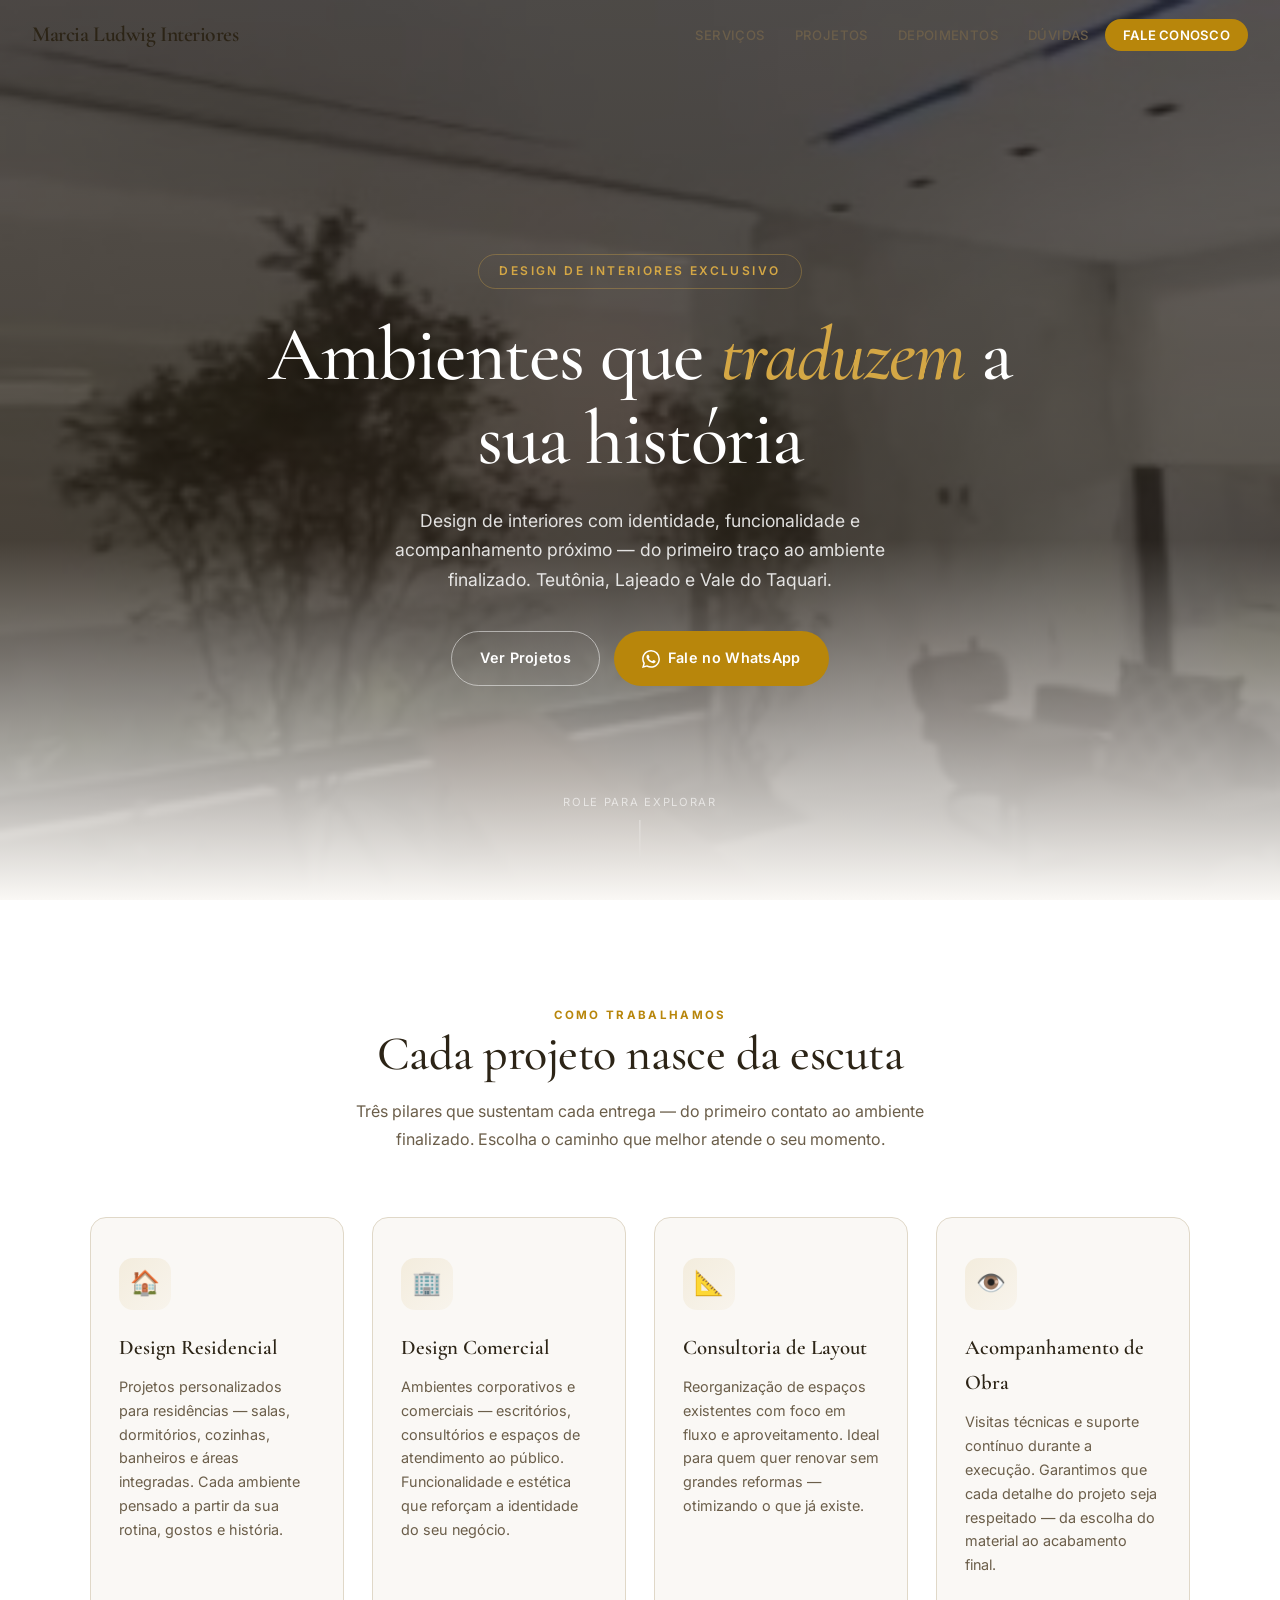
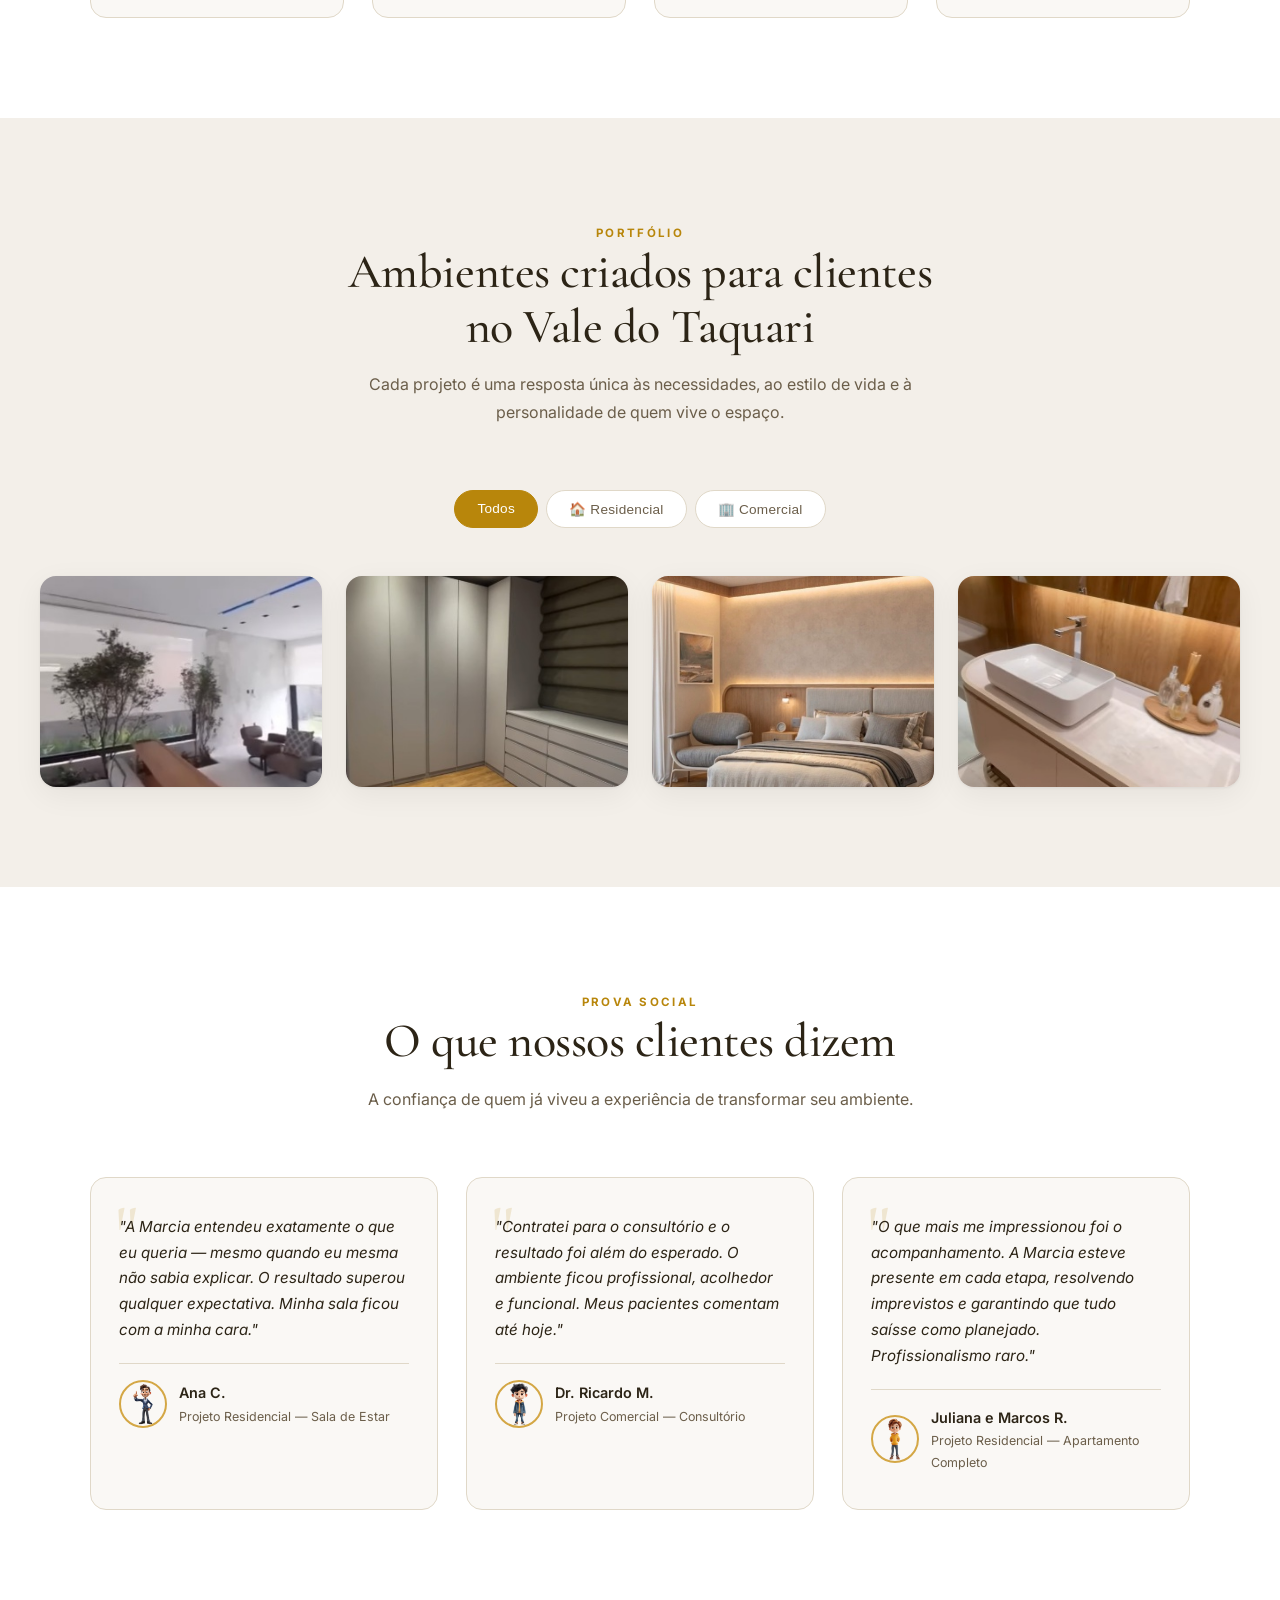
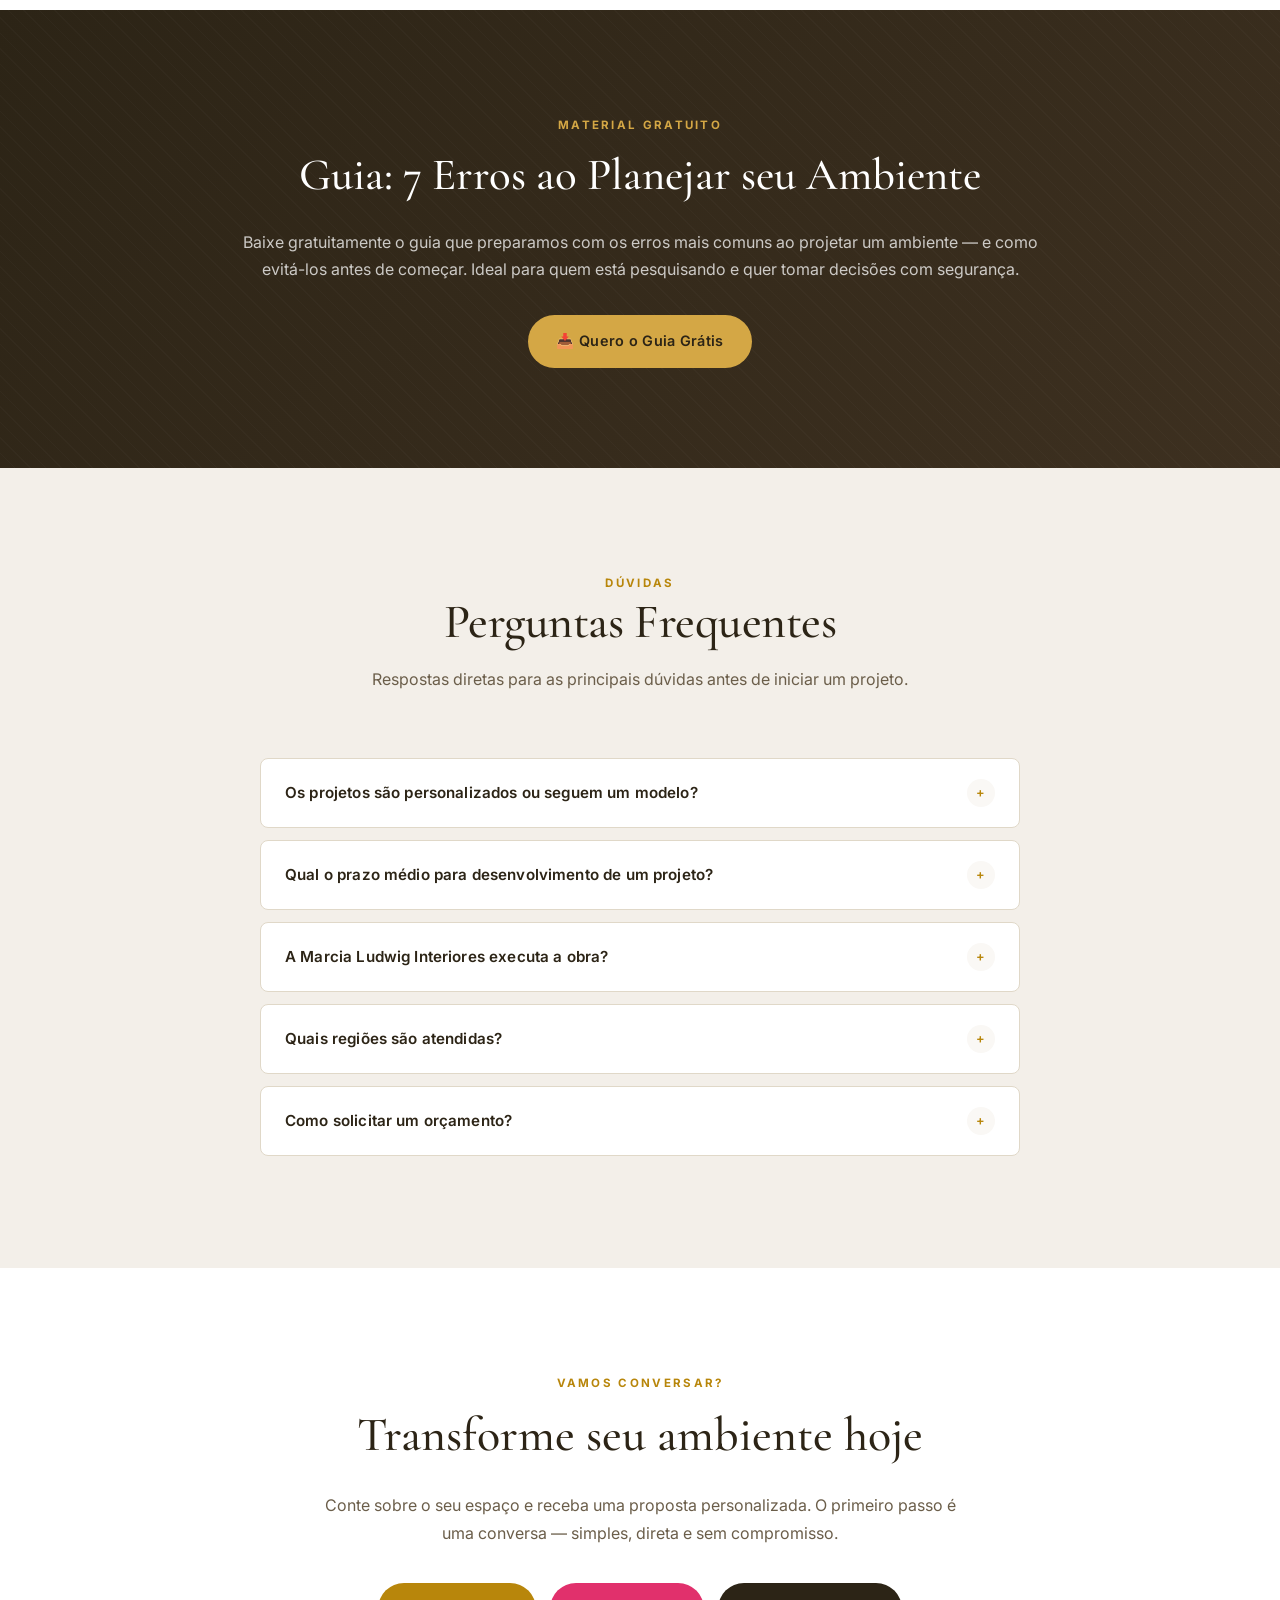
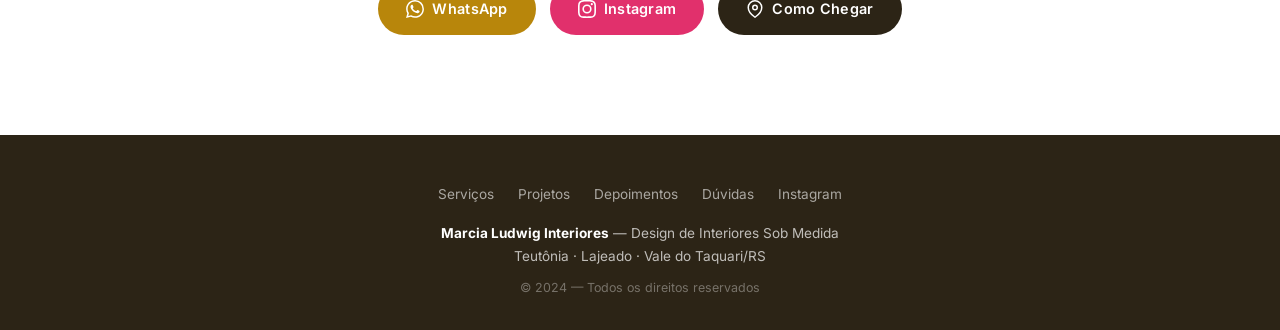
<file: index.html>
<!DOCTYPE html>
<html lang="pt-BR">
<head>
<meta charset="UTF-8">
<meta name="viewport" content="width=device-width, initial-scale=1.0">
<title>Marcia Ludwig Interiores | Design de Interiores — Teutônia, Lajeado & Vale do Taquari</title>
<meta name="description" content="Design de interiores residencial e comercial. Projetos sob medida com identidade, funcionalidade e acompanhamento completo. Teutônia, Lajeado e Vale do Taquari/RS.">
<meta name="robots" content="index, follow">
<link rel="canonical" href="https://edusidegum.github.io/marcialudwiginteriores/">

<!-- Open Graph -->
<meta property="og:type" content="website">
<meta property="og:title" content="Marcia Ludwig Interiores | Design de Interiores Sob Medida">
<meta property="og:description" content="Ambientes que traduzem sua história. Projetos de design de interiores com identidade própria. Teutônia, Lajeado e Vale do Taquari/RS.">
<meta property="og:image" content="https://edusidegum.github.io/marcialudwiginteriores/assets/img/og-cover.jpg">
<meta property="og:url" content="https://edusidegum.github.io/marcialudwiginteriores/">
<meta property="og:locale" content="pt_BR">
<meta property="og:site_name" content="Marcia Ludwig Interiores">

<meta name="author" content="e-Sid Tech">
<meta name="generator" content="e-Sid Tech — Engenharia de Soluções Digitais">
<link rel="author" href="https://edusidegum.github.io/edusidegum/sobre.html">


<!-- Twitter Card -->
<meta name="twitter:card" content="summary_large_image">
<meta name="twitter:title" content="Marcia Ludwig Interiores | Design de Interiores Sob Medida">
<meta name="twitter:description" content="Ambientes que traduzem sua história. Projetos de design de interiores com identidade própria.">
<meta name="twitter:image" content="https://edusidegum.github.io/marcialudwiginteriores/assets/img/og-cover.jpg">

<!-- JSON-LD LocalBusiness Schema -->
<script type="application/ld+json">
{
  "@context": "https://schema.org",
  "@type": "LocalBusiness",
  "name": "Marcia Ludwig Interiores",
  "description": "Design de interiores sob medida com projetos residenciais e comerciais. Transformamos ambientes com identidade, funcionalidade e acompanhamento próximo.",
  "image": "https://edusidegum.github.io/marcialudwiginteriores/assets/img/og-cover.jpg",
  "url": "https://edusidegum.github.io/marcialudwiginteriores/",
  "telephone": "+5551993407905",
  "address": {
    "@type": "PostalAddress",
    "addressLocality": "Teutônia",
    "addressRegion": "RS",
    "addressCountry": "BR"
  },
  "areaServed": {
    "@type": "GeoCircle",
    "geoMidpoint": { "@type": "GeoCoordinates", "latitude": -29.448, "longitude": -51.806 },
    "geoRadius": "60000"
  },
  "sameAs": ["https://www.instagram.com/marcialudwiginteriores/"],
  "openingHoursSpecification": {
    "@type": "OpeningHoursSpecification",
    "dayOfWeek": ["Monday","Tuesday","Wednesday","Thursday","Friday"],
    "opens": "09:00",
    "closes": "18:00"
  },
  "priceRange": "$$",
  "hasOfferCatalog": {
    "@type": "OfferCatalog",
    "name": "Serviços",
    "itemListElement": [
      {
        "@type": "Offer",
        "itemOffered": { "@type": "Service", "name": "Design de Interiores Residencial", "description": "Projetos personalizados para residências — salas, dormitórios, cozinhas, banheiros e áreas integradas." }
      },
      {
        "@type": "Offer",
        "itemOffered": { "@type": "Service", "name": "Design de Interiores Comercial", "description": "Ambientes corporativos e comerciais — escritórios, consultórios e espaços de atendimento ao público." }
      },
      {
        "@type": "Offer",
        "itemOffered": { "@type": "Service", "name": "Consultoria de Layout e Aproveitamento", "description": "Reorganização de espaços existentes com otimização de fluxo e funcionalidade." }
      },
      {
        "@type": "Offer",
        "itemOffered": { "@type": "Service", "name": "Acompanhamento de Obra", "description": "Visitas técnicas e suporte contínuo para garantir que o projeto seja executado conforme planejado." }
      }
    ]
  }
}
</script>

<!-- JSON-LD FAQ Schema -->
<script type="application/ld+json">
{
  "@context": "https://schema.org",
  "@type": "FAQPage",
  "mainEntity": [
    { "@type": "Question", "name": "Os projetos são personalizados?", "acceptedAnswer": { "@type": "Answer", "text": "Cada projeto é 100% exclusivo. Não trabalhamos com soluções padronizadas. Tudo nasce da sua história, gostos e rotina." } },
    { "@type": "Question", "name": "Qual o prazo médio para desenvolvimento de um projeto?", "acceptedAnswer": { "@type": "Answer", "text": "O prazo é definido conforme a complexidade e escopo, sempre alinhado em contrato com total transparência." } },
    { "@type": "Question", "name": "A Marcia Ludwig Interiores executa a obra?", "acceptedAnswer": { "@type": "Answer", "text": "Nosso foco é o projeto e o acompanhamento técnico da execução, com visitas técnicas e suporte contínuo por WhatsApp." } },
    { "@type": "Question", "name": "Quais regiões são atendidas?", "acceptedAnswer": { "@type": "Answer", "text": "Atendemos presencialmente Teutônia, Lajeado e todo o Vale do Taquari/RS. Para outras localidades, consulte disponibilidade." } },
    { "@type": "Question", "name": "Como solicitar um orçamento?", "acceptedAnswer": { "@type": "Answer", "text": "Clique em qualquer botão de WhatsApp e fale diretamente conosco. Entendemos suas necessidades e enviamos uma proposta personalizada." } }
  ]
}
</script>

<!-- Google Fonts -->
<link rel="preconnect" href="https://fonts.googleapis.com">
<link rel="preconnect" href="https://fonts.gstatic.com" crossorigin>
<link href="https://fonts.googleapis.com/css2?family=Cormorant+Garamond:ital,wght@0,400;0,500;0,600;0,700;1,400;1,500&family=Inter:wght@300;400;500;600;700&display=swap" rel="stylesheet">

<style>
  :root {
    --bg: #faf8f5;
    --bg-alt: #f3efe9;
    --text: #2c2416;
    --text-soft: #6b5e4a;
    --accent: #b8860b;
    --accent-dark: #8b6508;
    --accent-light: #d4a745;
    --gold: #c9973a;
    --warm: #e8d5b7;
    --white: #ffffff;
    --border: #e0d8c8;
    --shadow: 0 1px 3px rgba(0,0,0,0.06), 0 8px 30px rgba(0,0,0,0.06);
    --shadow-lg: 0 4px 16px rgba(0,0,0,0.08), 0 24px 60px rgba(0,0,0,0.08);
    --radius: 8px;
    --radius-lg: 16px;
    --transition: 0.4s cubic-bezier(0.25, 0.46, 0.45, 0.94);
  }

  *, *::before, *::after { box-sizing: border-box; margin: 0; padding: 0; }

  html {
    scroll-behavior: smooth;
    -webkit-font-smoothing: antialiased;
    -moz-osx-font-smoothing: grayscale;
  }

  body {
    font-family: 'Inter', -apple-system, BlinkMacSystemFont, sans-serif;
    background: var(--bg);
    color: var(--text);
    line-height: 1.7;
    overflow-x: hidden;
  }

  /* Skip link */
  .skip-link {
    position: absolute; top: -100px; left: 16px;
    background: var(--accent); color: #fff; padding: 8px 16px;
    border-radius: 4px; z-index: 1000; text-decoration: none; font-weight: 600;
    transition: top 0.3s;
  }
  .skip-link:focus { top: 16px; }

  /* ── NAV ── */
  .nav {
    position: fixed; top: 0; left: 0; right: 0; z-index: 900;
    padding: 16px 0;
    transition: all 0.4s cubic-bezier(0.25, 0.46, 0.45, 0.94);
  }
  .nav.scrolled {
    background: rgba(250,248,245,0.92);
    backdrop-filter: blur(20px);
    -webkit-backdrop-filter: blur(20px);
    box-shadow: 0 1px 0 var(--border);
    padding: 10px 0;
  }
  .nav-inner {
    max-width: 1280px; margin: 0 auto; padding: 0 32px;
    display: flex; align-items: center; justify-content: space-between;
  }
  .nav-logo {
    font-family: 'Cormorant Garamond', serif;
    font-size: 1.35rem; font-weight: 600; color: var(--text);
    letter-spacing: -0.02em; text-decoration: none;
    transition: color 0.3s;
  }
  .nav-logo:hover { color: var(--accent); }
  .nav-links {
    display: flex; gap: 2px; list-style: none; align-items: center;
  }
  .nav-links a {
    text-decoration: none; color: var(--text-soft);
    font-size: 0.82rem; font-weight: 500; letter-spacing: 0.03em;
    text-transform: uppercase; padding: 8px 14px; border-radius: 6px;
    transition: all 0.3s;
  }
  .nav-links a:hover, .nav-links a.active { color: var(--accent); background: rgba(184,134,11,0.06); }
  .nav-cta {
    background: var(--accent) !important; color: #fff !important;
    padding: 8px 18px !important; border-radius: 50px !important;
    font-weight: 600 !important; letter-spacing: 0.02em !important;
    transition: all 0.3s !important;
  }
  .nav-cta:hover { background: var(--accent-dark) !important; color: #fff !important; transform: translateY(-1px); box-shadow: 0 4px 12px rgba(184,134,11,0.3); }

  /* Mobile nav */
  .nav-toggle { display: none; background: none; border: none; cursor: pointer; padding: 8px; }
  .nav-toggle span { display: block; width: 24px; height: 2px; background: var(--text); margin: 5px 0; transition: 0.3s; border-radius: 2px; }

  @media (max-width: 860px) {
    .nav-links { display: none; position: absolute; top: 100%; left: 0; right: 0; flex-direction: column; background: rgba(250,248,245,0.98); backdrop-filter: blur(20px); padding: 16px; gap: 4px; box-shadow: 0 4px 16px rgba(0,0,0,0.06); }
    .nav-links.open { display: flex; }
    .nav-toggle { display: block; }
  }

  /* ── HERO ── */
  .hero {
    position: relative; min-height: 100vh; display: flex; align-items: center;
    overflow: hidden; padding: 120px 32px 80px;
  }
  .hero-bg {
    position: absolute; inset: 0; z-index: 0;
  }
  .hero-bg img {
    width: 100%; height: 100%; object-fit: cover;
    filter: brightness(0.55);
    animation: heroZoom 20s ease-in-out infinite alternate;
  }
  @keyframes heroZoom {
    0% { transform: scale(1); }
    100% { transform: scale(1.08); }
  }
  .hero-overlay {
    position: absolute; inset: 0;
    background: linear-gradient(180deg, rgba(44,36,22,0.3) 0%, rgba(44,36,22,0.55) 60%, var(--bg) 100%);
    z-index: 1;
  }
  .hero-content {
    position: relative; z-index: 2; max-width: 780px; margin: 0 auto;
    text-align: center; color: #fff;
  }
  .hero-eyebrow {
    display: inline-block; font-size: 0.75rem; font-weight: 600;
    letter-spacing: 0.2em; text-transform: uppercase;
    color: var(--accent-light); margin-bottom: 24px;
    border: 1px solid rgba(212,167,69,0.35); padding: 6px 20px;
    border-radius: 50px;
  }
  .hero h1 {
    font-family: 'Cormorant Garamond', serif;
    font-size: clamp(2.6rem, 6vw, 4.8rem);
    font-weight: 500; line-height: 1.1; letter-spacing: -0.02em;
    margin-bottom: 24px;
  }
  .hero h1 em { font-style: italic; color: var(--accent-light); }
  .hero p {
    font-size: 1.1rem; line-height: 1.7; color: rgba(255,255,255,0.85);
    max-width: 560px; margin: 0 auto 36px;
  }
  .hero-actions { display: flex; gap: 14px; flex-wrap: wrap; justify-content: center; }
  .btn {
    display: inline-flex; align-items: center; gap: 8px;
    padding: 14px 28px; border-radius: 50px; font-size: 0.9rem;
    font-weight: 600; text-decoration: none; cursor: pointer;
    transition: all 0.35s cubic-bezier(0.25, 0.46, 0.45, 0.94);
    border: none; letter-spacing: 0.02em;
  }
  .btn-primary { background: var(--accent); color: #fff; }
  .btn-primary:hover { background: var(--accent-dark); transform: translateY(-2px); box-shadow: 0 8px 24px rgba(184,134,11,0.35); }
  .btn-outline { background: transparent; color: #fff; border: 1.5px solid rgba(255,255,255,0.5); }
  .btn-outline:hover { background: rgba(255,255,255,0.1); border-color: #fff; transform: translateY(-2px); }

  .scroll-indicator {
    position: absolute; bottom: 40px; left: 50%; transform: translateX(-50%);
    z-index: 2; display: flex; flex-direction: column; align-items: center; gap: 8px;
    color: rgba(255,255,255,0.6); font-size: 0.7rem; letter-spacing: 0.15em; text-transform: uppercase;
  }
  .scroll-line {
    width: 1px; height: 40px; background: linear-gradient(to bottom, rgba(255,255,255,0.5), transparent);
    animation: scrollPulse 2s ease-in-out infinite;
  }
  @keyframes scrollPulse {
    0%, 100% { opacity: 0.3; transform: scaleY(0.6); }
    50% { opacity: 1; transform: scaleY(1); }
  }

  /* ── SECTIONS ── */
  section {
    padding: 100px 32px;
  }
  .section-header {
    text-align: center; max-width: 640px; margin: 0 auto 64px;
  }
  .section-eyebrow {
    font-size: 0.72rem; font-weight: 700; letter-spacing: 0.2em;
    text-transform: uppercase; color: var(--accent); margin-bottom: 16px;
  }
  .section-header h2 {
    font-family: 'Cormorant Garamond', serif;
    font-size: clamp(2rem, 4vw, 3rem); font-weight: 500;
    line-height: 1.15; letter-spacing: -0.01em; margin-bottom: 16px;
  }
  .section-header p {
    color: var(--text-soft); font-size: 1rem; line-height: 1.7;
  }

  /* ── SERVIÇOS ── */
  .servicos { background: var(--white); }
  .servicos-grid {
    max-width: 1100px; margin: 0 auto;
    display: grid; grid-template-columns: repeat(auto-fit, minmax(250px, 1fr)); gap: 28px;
  }
  .servico-card {
    background: var(--bg); border-radius: var(--radius-lg); padding: 40px 28px;
    border: 1px solid var(--border); transition: all var(--transition); position: relative;
    overflow: hidden;
  }
  .servico-card::before {
    content: ''; position: absolute; top: 0; left: 0; width: 4px; height: 0;
    background: var(--accent); transition: height 0.4s ease;
  }
  .servico-card:hover::before { height: 100%; }
  .servico-card:hover { transform: translateY(-6px); box-shadow: var(--shadow-lg); border-color: transparent; }
  .servico-icon {
    width: 52px; height: 52px; border-radius: 14px; background: linear-gradient(135deg, rgba(184,134,11,0.1), rgba(212,167,69,0.05));
    display: flex; align-items: center; justify-content: center; margin-bottom: 20px; font-size: 1.5rem;
  }
  .servico-card h3 {
    font-family: 'Cormorant Garamond', serif; font-size: 1.3rem;
    font-weight: 600; margin-bottom: 10px;
  }
  .servico-card p { color: var(--text-soft); font-size: 0.9rem; line-height: 1.65; }

  /* ── PROJETOS ── */
  .projetos { background: var(--bg-alt); }
  .projeto-filters {
    display: flex; gap: 8px; flex-wrap: wrap; justify-content: center; margin-bottom: 48px;
  }
  .projeto-filter {
    padding: 10px 22px; border-radius: 50px; border: 1px solid var(--border);
    background: var(--white); cursor: pointer; font-size: 0.85rem; font-weight: 500;
    color: var(--text-soft); transition: all 0.3s; letter-spacing: 0.02em;
  }
  .projeto-filter:hover, .projeto-filter.active {
    background: var(--accent); color: #fff; border-color: var(--accent);
  }
  .projetos-grid {
    max-width: 1200px; margin: 0 auto;
    display: grid; grid-template-columns: repeat(auto-fit, minmax(280px, 1fr)); gap: 24px;
  }
  .projeto-card {
    position: relative; border-radius: var(--radius-lg); overflow: hidden;
    cursor: pointer; aspect-ratio: 4/3;
    box-shadow: var(--shadow); transition: all var(--transition);
  }
  .projeto-card:hover { transform: translateY(-4px); box-shadow: var(--shadow-lg); }
  .projeto-card img {
    width: 100%; height: 100%; object-fit: cover; transition: transform 0.6s ease;
  }
  .projeto-card:hover img { transform: scale(1.06); }
  .projeto-card-overlay {
    position: absolute; inset: 0;
    background: linear-gradient(to top, rgba(44,36,22,0.75) 0%, rgba(44,36,22,0.1) 60%, transparent 100%);
    display: flex; align-items: flex-end; padding: 24px;
    opacity: 0; transition: opacity 0.4s;
  }
  .projeto-card:hover .projeto-card-overlay { opacity: 1; }
  .projeto-card-overlay span {
    color: #fff; font-family: 'Cormorant Garamond', serif;
    font-size: 1.3rem; font-weight: 500; letter-spacing: 0.02em;
  }
  .projeto-card.hidden { display: none; }

  /* ── DEPOIMENTOS ── */
  .depoimentos { background: var(--white); }
  .depoimentos-grid {
    max-width: 1100px; margin: 0 auto;
    display: grid; grid-template-columns: repeat(auto-fit, minmax(320px, 1fr)); gap: 28px;
  }
  .depoimento-card {
    background: var(--bg); border-radius: var(--radius-lg); padding: 36px 28px;
    border: 1px solid var(--border); position: relative;
    transition: all var(--transition);
  }
  .depoimento-card:hover { transform: translateY(-4px); box-shadow: var(--shadow-lg); }
  .depoimento-card::before {
    content: '"'; position: absolute; top: 16px; left: 24px;
    font-family: 'Cormorant Garamond', serif; font-size: 5rem; color: var(--accent);
    opacity: 0.15; line-height: 1; pointer-events: none;
  }
  .depoimento-texto {
    font-style: italic; color: var(--text); font-size: 0.95rem;
    line-height: 1.7; margin-bottom: 20px; position: relative; z-index: 1;
  }
  .depoimento-autor {
    display: flex; align-items: center; gap: 12px; border-top: 1px solid var(--border);
    padding-top: 16px;
  }
  .depoimento-avatar {
    width: 48px; height: 48px; border-radius: 50%; object-fit: cover;
    border: 2px solid var(--accent-light);
  }
  .depoimento-nome { font-weight: 600; font-size: 0.9rem; }
  .depoimento-projeto { font-size: 0.78rem; color: var(--text-soft); }

  /* ── LEAD MAGNET ── */
  .lead-magnet {
    background: linear-gradient(135deg, var(--text) 0%, #3d3020 100%);
    color: #fff; position: relative; overflow: hidden;
  }
  .lead-magnet::before {
    content: ''; position: absolute; inset: 0; opacity: 0.04;
    background: repeating-linear-gradient(45deg, transparent, transparent 10px, rgba(255,255,255,0.5) 10px, rgba(255,255,255,0.5) 11px);
  }
  .lead-inner {
    max-width: 800px; margin: 0 auto; text-align: center; position: relative; z-index: 1;
  }
  .lead-inner h2 {
    font-family: 'Cormorant Garamond', serif;
    font-size: clamp(2rem, 4vw, 2.8rem); font-weight: 500; margin-bottom: 16px;
  }
  .lead-inner p { color: rgba(255,255,255,0.75); margin-bottom: 32px; line-height: 1.7; }
  .lead-inner .btn-primary { background: var(--accent-light); color: var(--text); }
  .lead-inner .btn-primary:hover { background: var(--gold); }

  /* ── FAQ ── */
  .faq { background: var(--bg-alt); }
  .faq-list { max-width: 760px; margin: 0 auto; }
  .faq-item {
    background: var(--white); border-radius: var(--radius); margin-bottom: 12px;
    border: 1px solid var(--border); overflow: hidden; transition: all 0.3s;
  }
  .faq-item:hover { border-color: var(--accent-light); }
  .faq-question {
    width: 100%; text-align: left; padding: 20px 24px; background: none;
    border: none; cursor: pointer; font-size: 0.95rem; font-weight: 600;
    color: var(--text); display: flex; align-items: center; justify-content: space-between;
    gap: 16px; font-family: 'Inter', sans-serif; letter-spacing: 0.01em;
  }
  .faq-icon {
    flex-shrink: 0; width: 28px; height: 28px; border-radius: 50%;
    background: var(--bg); display: flex; align-items: center; justify-content: center;
    transition: transform 0.3s, background 0.3s; font-size: 0.8rem; color: var(--accent);
  }
  .faq-item.open .faq-icon { transform: rotate(45deg); background: var(--accent); color: #fff; }
  .faq-answer {
    max-height: 0; overflow: hidden; transition: max-height 0.4s ease, padding 0.4s ease;
    padding: 0 24px;
  }
  .faq-item.open .faq-answer { max-height: 300px; padding: 0 24px 20px; }
  .faq-answer p { color: var(--text-soft); font-size: 0.9rem; line-height: 1.7; }

  /* ── CTA FINAL ── */
  .cta-final { background: var(--white); text-align: center; }
  .cta-final-inner { max-width: 640px; margin: 0 auto; }
  .cta-final-inner h2 {
    font-family: 'Cormorant Garamond', serif;
    font-size: clamp(2rem, 4vw, 3rem); margin-bottom: 16px; font-weight: 500;
  }
  .cta-final-inner p { color: var(--text-soft); margin-bottom: 36px; line-height: 1.7; }
  .cta-buttons { display: flex; gap: 14px; flex-wrap: wrap; justify-content: center; }
  .btn-instagram { background: #e1306c; color: #fff; }
  .btn-instagram:hover { background: #c1275b; transform: translateY(-2px); box-shadow: 0 8px 24px rgba(225,48,108,0.3); }
  .btn-directions { background: var(--text); color: #fff; }
  .btn-directions:hover { background: #000; transform: translateY(-2px); box-shadow: 0 8px 24px rgba(0,0,0,0.25); }

  /* ── FOOTER ── */
  footer {
    background: var(--text); color: rgba(255,255,255,0.7); padding: 48px 32px 32px;
    text-align: center; font-size: 0.85rem;
  }
  footer strong { color: #fff; }
  .footer-links { display: flex; gap: 24px; flex-wrap: wrap; justify-content: center; margin-bottom: 16px; }
  .footer-links a { color: rgba(255,255,255,0.6); text-decoration: none; transition: color 0.3s; }
  .footer-links a:hover { color: var(--accent-light); }

  /* ── REVEAL ANIMATION ── */
  .reveal { opacity: 0; transform: translateY(30px); transition: opacity 0.7s ease, transform 0.7s ease; }
  .reveal.visible { opacity: 1; transform: translateY(0); }

  /* ── RESPONSIVE ── */
  @media (max-width: 640px) {
    section { padding: 64px 20px; }
    .hero { padding: 100px 20px 60px; min-height: 90vh; }
    .hero-actions { flex-direction: column; align-items: center; }
    .btn { width: 100%; justify-content: center; }
    .servicos-grid, .depoimentos-grid { grid-template-columns: 1fr; }
    .projetos-grid { grid-template-columns: 1fr; }
    .cta-buttons { flex-direction: column; align-items: center; }
  }

  @media (prefers-reduced-motion: reduce) {
    *, *::before, *::after { animation-duration: 0.01ms !important; animation-iteration-count: 1 !important; transition-duration: 0.01ms !important; }
  }
</style>
</head>
<body>

<a href="#main" class="skip-link">Pular para o conteúdo</a>

<!-- ─── NAV ─────────────────────────────────────────── -->
<nav class="nav" id="nav" role="navigation" aria-label="Navegação principal">
  <div class="nav-inner">
    <a href="#" class="nav-logo" aria-label="Marcia Ludwig Interiores — Página inicial">Marcia Ludwig Interiores</a>
    <button class="nav-toggle" id="navToggle" aria-label="Abrir menu" aria-expanded="false">
      <span></span><span></span><span></span>
    </button>
    <ul class="nav-links" id="navLinks" role="menubar">
      <li role="none"><a href="#servicos" role="menuitem">Serviços</a></li>
      <li role="none"><a href="#projetos" role="menuitem">Projetos</a></li>
      <li role="none"><a href="#depoimentos" role="menuitem">Depoimentos</a></li>
      <li role="none"><a href="#faq" role="menuitem">Dúvidas</a></li>
      <li role="none"><a href="#contato" class="nav-cta" role="menuitem">Fale Conosco</a></li>
    </ul>
  </div>
</nav>

<!-- ─── HERO ────────────────────────────────────────── -->
<header class="hero" id="main">
  <div class="hero-bg">
    <img src="https://edusidegum.github.io/marcialudwiginteriores/assets/img/estar1.jpg"
         alt="Sala de estar com design de interiores elegante — projeto Marcia Ludwig Interiores"
         loading="eager" decoding="async">
  </div>
  <div class="hero-overlay"></div>
  <div class="hero-content">
    <span class="hero-eyebrow">Design de Interiores Exclusivo</span>
    <h1>Ambientes que <em>traduzem</em> a sua história</h1>
    <p>Design de interiores com identidade, funcionalidade e acompanhamento próximo — do primeiro traço ao ambiente finalizado. Teutônia, Lajeado e Vale do Taquari.</p>
    <div class="hero-actions">
      <a href="#projetos" class="btn btn-outline">Ver Projetos</a>
      <a href="https://wa.me/5551993407905?text=Ol%C3%A1%20Marcia%2C%20encontrei%20sua%20p%C3%A1gina%20e%20gostaria%20de%20conversar%20sobre%20um%20projeto"
         class="btn btn-primary" target="_blank" rel="noopener">
        <svg width="18" height="18" viewBox="0 0 24 24" fill="currentColor"><path d="M17.472 14.382c-.297-.149-1.758-.867-2.03-.967-.273-.099-.471-.148-.67.15-.197.297-.767.966-.94 1.164-.173.199-.347.223-.644.075-.297-.15-1.255-.463-2.39-1.475-.883-.788-1.48-1.761-1.653-2.059-.173-.297-.018-.458.13-.606.134-.133.298-.347.446-.52.149-.174.198-.298.298-.497.099-.198.05-.371-.025-.52-.075-.149-.669-1.612-.916-2.207-.242-.579-.487-.5-.669-.51-.173-.008-.371-.01-.57-.01-.198 0-.52.074-.792.372-.272.297-1.04 1.016-1.04 2.479 0 1.462 1.065 2.875 1.213 3.074.149.198 2.096 3.2 5.077 4.487.709.306 1.262.489 1.694.625.712.227 1.36.195 1.871.118.571-.085 1.758-.719 2.006-1.413.248-.694.248-1.289.173-1.413-.074-.124-.272-.198-.57-.347m-5.421 7.403h-.004a9.87 9.87 0 01-5.031-1.378l-.361-.214-3.741.982.998-3.648-.235-.374a9.86 9.86 0 01-1.51-5.26c.001-5.45 4.436-9.884 9.888-9.884 2.64 0 5.122 1.03 6.988 2.898a9.825 9.825 0 012.893 6.994c-.003 5.45-4.437 9.884-9.885 9.884m8.413-18.297A11.815 11.815 0 0012.05 0C5.495 0 .16 5.335.157 11.892c0 2.096.547 4.142 1.588 5.945L.057 24l6.305-1.654a11.882 11.882 0 005.683 1.448h.005c6.554 0 11.89-5.335 11.893-11.893a11.821 11.821 0 00-3.48-8.413z"/></svg>
        Fale no WhatsApp
      </a>
    </div>
  </div>
  <div class="scroll-indicator" aria-hidden="true">
    <span>Role para explorar</span>
    <div class="scroll-line"></div>
  </div>
</header>

<!-- ─── SERVIÇOS ────────────────────────────────────── -->
<section class="servicos reveal" id="servicos" aria-labelledby="servicos-title">
  <div class="section-header">
    <span class="section-eyebrow">Como Trabalhamos</span>
    <h2 id="servicos-title">Cada projeto nasce da escuta</h2>
    <p>Três pilares que sustentam cada entrega — do primeiro contato ao ambiente finalizado. Escolha o caminho que melhor atende o seu momento.</p>
  </div>
  <div class="servicos-grid">
    <div class="servico-card">
      <div class="servico-icon">🏠</div>
      <h3>Design Residencial</h3>
      <p>Projetos personalizados para residências — salas, dormitórios, cozinhas, banheiros e áreas integradas. Cada ambiente pensado a partir da sua rotina, gostos e história.</p>
    </div>
    <div class="servico-card">
      <div class="servico-icon">🏢</div>
      <h3>Design Comercial</h3>
      <p>Ambientes corporativos e comerciais — escritórios, consultórios e espaços de atendimento ao público. Funcionalidade e estética que reforçam a identidade do seu negócio.</p>
    </div>
    <div class="servico-card">
      <div class="servico-icon">📐</div>
      <h3>Consultoria de Layout</h3>
      <p>Reorganização de espaços existentes com foco em fluxo e aproveitamento. Ideal para quem quer renovar sem grandes reformas — otimizando o que já existe.</p>
    </div>
    <div class="servico-card">
      <div class="servico-icon">👁️</div>
      <h3>Acompanhamento de Obra</h3>
      <p>Visitas técnicas e suporte contínuo durante a execução. Garantimos que cada detalhe do projeto seja respeitado — da escolha do material ao acabamento final.</p>
    </div>
  </div>
</section>

<!-- ─── PROJETOS ────────────────────────────────────── -->
<section class="projetos reveal" id="projetos" aria-labelledby="projetos-title">
  <div class="section-header">
    <span class="section-eyebrow">Portfólio</span>
    <h2 id="projetos-title">Ambientes criados para clientes no Vale do Taquari</h2>
    <p>Cada projeto é uma resposta única às necessidades, ao estilo de vida e à personalidade de quem vive o espaço.</p>
  </div>
  <div class="projeto-filters" role="tablist" aria-label="Filtrar por tipo de ambiente">
    <button class="projeto-filter active" data-filter="todos" role="tab" aria-selected="true">Todos</button>
    <button class="projeto-filter" data-filter="residencial" role="tab" aria-selected="false">🏠 Residencial</button>
    <button class="projeto-filter" data-filter="comercial" role="tab" aria-selected="false">🏢 Comercial</button>
  </div>
  <div class="projetos-grid">
    <div class="projeto-card" data-category="residencial">
      <img src="https://edusidegum.github.io/marcialudwiginteriores/assets/img/estar1.jpg"
           alt="Sala de estar — projeto residencial por Marcia Ludwig Interiores" loading="lazy">
      <div class="projeto-card-overlay"><span>Sala de Estar</span></div>
    </div>
    <div class="projeto-card" data-category="residencial">
      <img src="https://edusidegum.github.io/marcialudwiginteriores/assets/img/dorm1.jpg"
           alt="Dormitório principal — projeto residencial com design acolhedor" loading="lazy">
      <div class="projeto-card-overlay"><span>Dormitório</span></div>
    </div>
    <div class="projeto-card" data-category="residencial">
      <img src="https://edusidegum.github.io/marcialudwiginteriores/assets/img/dorm2.jpg"
           alt="Segundo dormitório — conforto e sofisticação" loading="lazy">
      <div class="projeto-card-overlay"><span>Dormitório</span></div>
    </div>
    <div class="projeto-card" data-category="residencial">
      <img src="https://edusidegum.github.io/marcialudwiginteriores/assets/img/banho1.jpg"
           alt="Banheiro com design funcional e acabamentos refinados" loading="lazy">
      <div class="projeto-card-overlay"><span>Banheiro</span></div>
    </div>
  </div>
</section>

<!-- ─── DEPOIMENTOS ─────────────────────────────────── -->
<section class="depoimentos reveal" id="depoimentos" aria-labelledby="depoimentos-title">
  <div class="section-header">
    <span class="section-eyebrow">Prova Social</span>
    <h2 id="depoimentos-title">O que nossos clientes dizem</h2>
    <p>A confiança de quem já viveu a experiência de transformar seu ambiente.</p>
  </div>
  <div class="depoimentos-grid">
    <div class="depoimento-card">
      <p class="depoimento-texto">"A Marcia entendeu exatamente o que eu queria — mesmo quando eu mesma não sabia explicar. O resultado superou qualquer expectativa. Minha sala ficou com a minha cara."</p>
      <div class="depoimento-autor">
        <img src="https://edusidegum.github.io/marcialudwiginteriores/assets/img/avatar3.webp"
             alt="Cliente" class="depoimento-avatar" loading="lazy" width="48" height="48">
        <div>
          <div class="depoimento-nome">Ana C.</div>
          <div class="depoimento-projeto">Projeto Residencial — Sala de Estar</div>
        </div>
      </div>
    </div>
    <div class="depoimento-card">
      <p class="depoimento-texto">"Contratei para o consultório e o resultado foi além do esperado. O ambiente ficou profissional, acolhedor e funcional. Meus pacientes comentam até hoje."</p>
      <div class="depoimento-autor">
        <img src="https://edusidegum.github.io/marcialudwiginteriores/assets/img/avatar1.webp"
             alt="Cliente" class="depoimento-avatar" loading="lazy" width="48" height="48">
        <div>
          <div class="depoimento-nome">Dr. Ricardo M.</div>
          <div class="depoimento-projeto">Projeto Comercial — Consultório</div>
        </div>
      </div>
    </div>
    <div class="depoimento-card">
      <p class="depoimento-texto">"O que mais me impressionou foi o acompanhamento. A Marcia esteve presente em cada etapa, resolvendo imprevistos e garantindo que tudo saísse como planejado. Profissionalismo raro."</p>
      <div class="depoimento-autor">
        <img src="https://edusidegum.github.io/marcialudwiginteriores/assets/img/avatar2.webp"
             alt="Cliente" class="depoimento-avatar" loading="lazy" width="48" height="48">
        <div>
          <div class="depoimento-nome">Juliana e Marcos R.</div>
          <div class="depoimento-projeto">Projeto Residencial — Apartamento Completo</div>
        </div>
      </div>
    </div>
  </div>
</section>

<!-- ─── LEAD MAGNET ─────────────────────────────────── -->
<section class="lead-magnet reveal" id="guia" aria-labelledby="guia-title">
  <div class="lead-inner">
    <span class="section-eyebrow" style="color:var(--accent-light)">Material Gratuito</span>
    <h2 id="guia-title">Guia: 7 Erros ao Planejar seu Ambiente</h2>
    <p>Baixe gratuitamente o guia que preparamos com os erros mais comuns ao projetar um ambiente — e como evitá-los antes de começar. Ideal para quem está pesquisando e quer tomar decisões com segurança.</p>
    <a href="guia_marcia.html"
       class="btn btn-primary" target="_blank" rel="noopener">
      📥 Quero o Guia Grátis
    </a>
  </div>
</section>

<!-- ─── FAQ ─────────────────────────────────────────── -->
<section class="faq reveal" id="faq" aria-labelledby="faq-title">
  <div class="section-header">
    <span class="section-eyebrow">Dúvidas</span>
    <h2 id="faq-title">Perguntas Frequentes</h2>
    <p>Respostas diretas para as principais dúvidas antes de iniciar um projeto.</p>
  </div>
  <div class="faq-list">
    <div class="faq-item">
      <button class="faq-question" aria-expanded="false">
        Os projetos são personalizados ou seguem um modelo?
        <span class="faq-icon">+</span>
      </button>
      <div class="faq-answer"><p>Cada projeto é 100% exclusivo. Não trabalhamos com soluções padronizadas. Tudo nasce da sua história, gostos e rotina para criar ambientes únicos e pessoais.</p></div>
    </div>
    <div class="faq-item">
      <button class="faq-question" aria-expanded="false">
        Qual o prazo médio para desenvolvimento de um projeto?
        <span class="faq-icon">+</span>
      </button>
      <div class="faq-answer"><p>O prazo é definido conforme a complexidade e escopo de cada projeto, sempre alinhado em contrato com total transparência. Você sabe exatamente o que esperar — e quando — desde o primeiro contato.</p></div>
    </div>
    <div class="faq-item">
      <button class="faq-question" aria-expanded="false">
        A Marcia Ludwig Interiores executa a obra?
        <span class="faq-icon">+</span>
      </button>
      <div class="faq-answer"><p>Nosso foco é o projeto e o acompanhamento técnico da execução. Acompanhamos cada etapa com visitas técnicas e suporte contínuo por WhatsApp para garantir que o resultado final corresponda fielmente ao que foi projetado.</p></div>
    </div>
    <div class="faq-item">
      <button class="faq-question" aria-expanded="false">
        Quais regiões são atendidas?
        <span class="faq-icon">+</span>
      </button>
      <div class="faq-answer"><p>Atendemos presencialmente Teutônia, Lajeado e todo o Vale do Taquari, no Rio Grande do Sul. Para outras localidades, consulte disponibilidade.</p></div>
    </div>
    <div class="faq-item">
      <button class="faq-question" aria-expanded="false">
        Como solicitar um orçamento?
        <span class="faq-icon">+</span>
      </button>
      <div class="faq-answer"><p>É simples: clique em qualquer botão de WhatsApp nesta página e fale diretamente conosco. Entendemos suas necessidades, explicamos o processo e enviamos uma proposta personalizada — sem compromisso.</p></div>
    </div>
  </div>
</section>

<!-- ─── CTA FINAL ───────────────────────────────────── -->
<section class="cta-final reveal" id="contato" aria-labelledby="cta-title">
  <div class="cta-final-inner">
    <span class="section-eyebrow">Vamos Conversar?</span>
    <h2 id="cta-title">Transforme seu ambiente hoje</h2>
    <p>Conte sobre o seu espaço e receba uma proposta personalizada. O primeiro passo é uma conversa — simples, direta e sem compromisso.</p>
    <div class="cta-buttons">
      <a href="https://wa.me/5551993407905?text=Ol%C3%A1%20Marcia%2C%20encontrei%20sua%20p%C3%A1gina%20e%20gostaria%20de%20conversar%20sobre%20um%20projeto"
         class="btn btn-primary" target="_blank" rel="noopener">
        <svg width="18" height="18" viewBox="0 0 24 24" fill="currentColor"><path d="M17.472 14.382c-.297-.149-1.758-.867-2.03-.967-.273-.099-.471-.148-.67.15-.197.297-.767.966-.94 1.164-.173.199-.347.223-.644.075-.297-.15-1.255-.463-2.39-1.475-.883-.788-1.48-1.761-1.653-2.059-.173-.297-.018-.458.13-.606.134-.133.298-.347.446-.52.149-.174.198-.298.298-.497.099-.198.05-.371-.025-.52-.075-.149-.669-1.612-.916-2.207-.242-.579-.487-.5-.669-.51-.173-.008-.371-.01-.57-.01-.198 0-.52.074-.792.372-.272.297-1.04 1.016-1.04 2.479 0 1.462 1.065 2.875 1.213 3.074.149.198 2.096 3.2 5.077 4.487.709.306 1.262.489 1.694.625.712.227 1.36.195 1.871.118.571-.085 1.758-.719 2.006-1.413.248-.694.248-1.289.173-1.413-.074-.124-.272-.198-.57-.347m-5.421 7.403h-.004a9.87 9.87 0 01-5.031-1.378l-.361-.214-3.741.982.998-3.648-.235-.374a9.86 9.86 0 01-1.51-5.26c.001-5.45 4.436-9.884 9.888-9.884 2.64 0 5.122 1.03 6.988 2.898a9.825 9.825 0 012.893 6.994c-.003 5.45-4.437 9.884-9.885 9.884m8.413-18.297A11.815 11.815 0 0012.05 0C5.495 0 .16 5.335.157 11.892c0 2.096.547 4.142 1.588 5.945L.057 24l6.305-1.654a11.882 11.882 0 005.683 1.448h.005c6.554 0 11.89-5.335 11.893-11.893a11.821 11.821 0 00-3.48-8.413z"/></svg>
        WhatsApp
      </a>
      <a href="https://www.instagram.com/marcialudwiginteriores/" class="btn btn-instagram" target="_blank" rel="noopener">
        <svg width="18" height="18" viewBox="0 0 24 24" fill="currentColor"><path d="M12 2.163c3.204 0 3.584.012 4.85.07 3.252.148 4.771 1.691 4.919 4.919.058 1.265.069 1.645.069 4.849 0 3.205-.012 3.584-.069 4.849-.149 3.225-1.664 4.771-4.919 4.919-1.266.058-1.644.07-4.85.07-3.204 0-3.584-.012-4.849-.07-3.26-.149-4.771-1.699-4.919-4.92-.058-1.265-.07-1.644-.07-4.849 0-3.204.013-3.583.07-4.849.149-3.227 1.664-4.771 4.919-4.919 1.266-.057 1.645-.069 4.849-.069zM12 0C8.741 0 8.333.014 7.053.072 2.695.272.273 2.69.073 7.052.014 8.333 0 8.741 0 12c0 3.259.014 3.668.072 4.948.2 4.358 2.618 6.78 6.98 6.98C8.333 23.986 8.741 24 12 24c3.259 0 3.668-.014 4.948-.072 4.354-.2 6.782-2.618 6.979-6.98.059-1.28.073-1.689.073-4.948 0-3.259-.014-3.667-.072-4.947-.196-4.354-2.617-6.78-6.979-6.98C15.668.014 15.259 0 12 0zm0 5.838a6.162 6.162 0 100 12.324 6.162 6.162 0 000-12.324zM12 16a4 4 0 110-8 4 4 0 010 8zm6.406-11.845a1.44 1.44 0 100 2.881 1.44 1.44 0 000-2.881z"/></svg>
        Instagram
      </a>
      <a href="https://share.google/vgl9opXafwTWLdX6L" class="btn btn-directions" target="_blank" rel="noopener">
        <svg width="18" height="18" viewBox="0 0 24 24" fill="none" stroke="currentColor" stroke-width="2"><path d="M21 10c0 7-9 13-9 13s-9-6-9-13a9 9 0 0118 0z"/><circle cx="12" cy="10" r="3"/></svg>
        Como Chegar
      </a>
    </div>
  </div>
</section>

<!-- ─── FOOTER ──────────────────────────────────────── -->
<footer role="contentinfo">
  <div class="footer-links">
    <a href="#servicos">Serviços</a>
    <a href="#projetos">Projetos</a>
    <a href="#depoimentos">Depoimentos</a>
    <a href="#faq">Dúvidas</a>
    <a href="https://www.instagram.com/marcialudwiginteriores/" target="_blank" rel="noopener">Instagram</a>
  </div>
  <p><strong>Marcia Ludwig Interiores</strong> — Design de Interiores Sob Medida</p>
  <p>Teutônia · Lajeado · Vale do Taquari/RS</p>
  <p style="margin-top:8px;font-size:0.78rem;opacity:0.5;">© 2024 — Todos os direitos reservados</p>
</footer>

<!-- ─── SCRIPTS ─────────────────────────────────────── -->
<script>
  // ── Nav scroll effect ──
  const nav = document.getElementById('nav');
  window.addEventListener('scroll', () => {
    nav.classList.toggle('scrolled', window.scrollY > 50);
  });

  // ── Mobile nav toggle ──
  const toggle = document.getElementById('navToggle');
  const links = document.getElementById('navLinks');
  toggle.addEventListener('click', () => {
    const open = links.classList.toggle('open');
    toggle.setAttribute('aria-expanded', open);
    toggle.setAttribute('aria-label', open ? 'Fechar menu' : 'Abrir menu');
  });
  links.querySelectorAll('a').forEach(a => {
    a.addEventListener('click', () => {
      links.classList.remove('open');
      toggle.setAttribute('aria-expanded', 'false');
      toggle.setAttribute('aria-label', 'Abrir menu');
    });
  });

  // ── Reveal on scroll (IntersectionObserver) ──
  const revealEls = document.querySelectorAll('.reveal');
  const observer = new IntersectionObserver((entries) => {
    entries.forEach((entry, i) => {
      if (entry.isIntersecting) {
        setTimeout(() => entry.target.classList.add('visible'), i * 80);
        observer.unobserve(entry.target);
      }
    });
  }, { threshold: 0.15, rootMargin: '0px 0px -40px 0px' });
  revealEls.forEach(el => observer.observe(el));

  // ── Projeto filters ──
  const filters = document.querySelectorAll('.projeto-filter');
  const cards = document.querySelectorAll('.projeto-card');
  filters.forEach(btn => {
    btn.addEventListener('click', () => {
      filters.forEach(f => { f.classList.remove('active'); f.setAttribute('aria-selected', 'false'); });
      btn.classList.add('active');
      btn.setAttribute('aria-selected', 'true');
      const cat = btn.dataset.filter;
      cards.forEach(card => {
        card.classList.toggle('hidden', cat !== 'todos' && card.dataset.category !== cat);
      });
    });
  });

  // ── FAQ accordion ──
  document.querySelectorAll('.faq-question').forEach(btn => {
    btn.addEventListener('click', () => {
      const item = btn.parentElement;
      const open = item.classList.contains('open');
      // Close all
      document.querySelectorAll('.faq-item').forEach(el => {
        el.classList.remove('open');
        el.querySelector('.faq-question').setAttribute('aria-expanded', 'false');
      });
      // Open clicked (if wasn't already open)
      if (!open) {
        item.classList.add('open');
        btn.setAttribute('aria-expanded', 'true');
      }
    });
  });

  // ── Smooth scroll for anchor links (non-URL) ──
  document.querySelectorAll('a[href^="#"]').forEach(a => {
    a.addEventListener('click', function(e) {
      const target = document.querySelector(this.getAttribute('href'));
      if (target) {
        e.preventDefault();
        target.scrollIntoView({ behavior: 'smooth', block: 'start' });
      }
    });
  });

  // ── Nav active link highlight on scroll ──
  const sections = document.querySelectorAll('section[id]');
  const navLinks = document.querySelectorAll('.nav-links a[href^="#"]');
  window.addEventListener('scroll', () => {
    let current = '';
    sections.forEach(s => {
      if (window.scrollY >= s.offsetTop - 200) current = s.getAttribute('id');
    });
    navLinks.forEach(a => {
      a.classList.toggle('active', a.getAttribute('href') === '#' + current);
    });
  });
</script>
  <script src="https://edusidegum.github.io/menu/scripts/bloco-incluir.js" defer></script>
    <script>
        function openLightbox(src) {
            document.getElementById('lightbox-img').src = src;
            document.getElementById('lightbox').style.display = 'flex';
            document.body.style.overflow = 'hidden';
        }
        function closeLightbox() {
            document.getElementById('lightbox').style.display = 'none';
            document.body.style.overflow = '';
        }
        document.addEventListener('keydown', function(e) {
            if (e.key === 'Escape') closeLightbox();
        });
    </script>
</body>
</html>
</file>
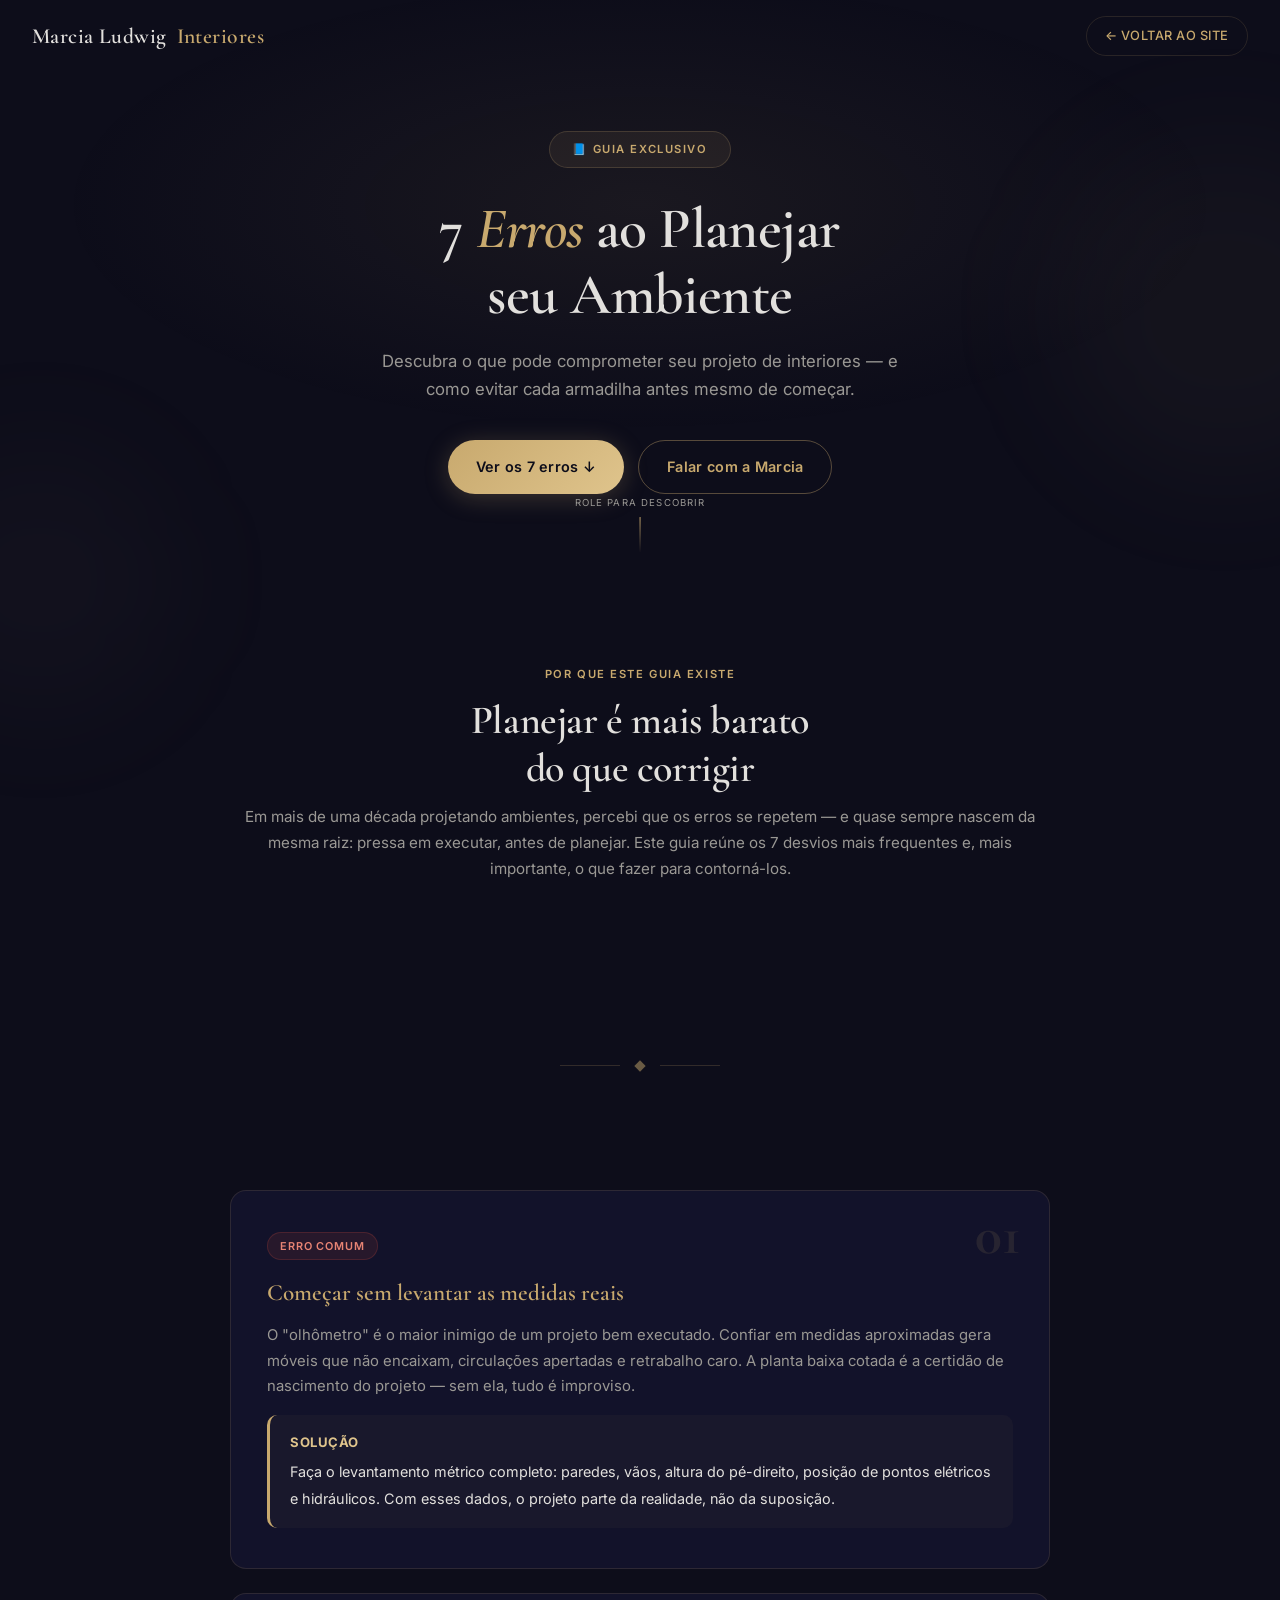
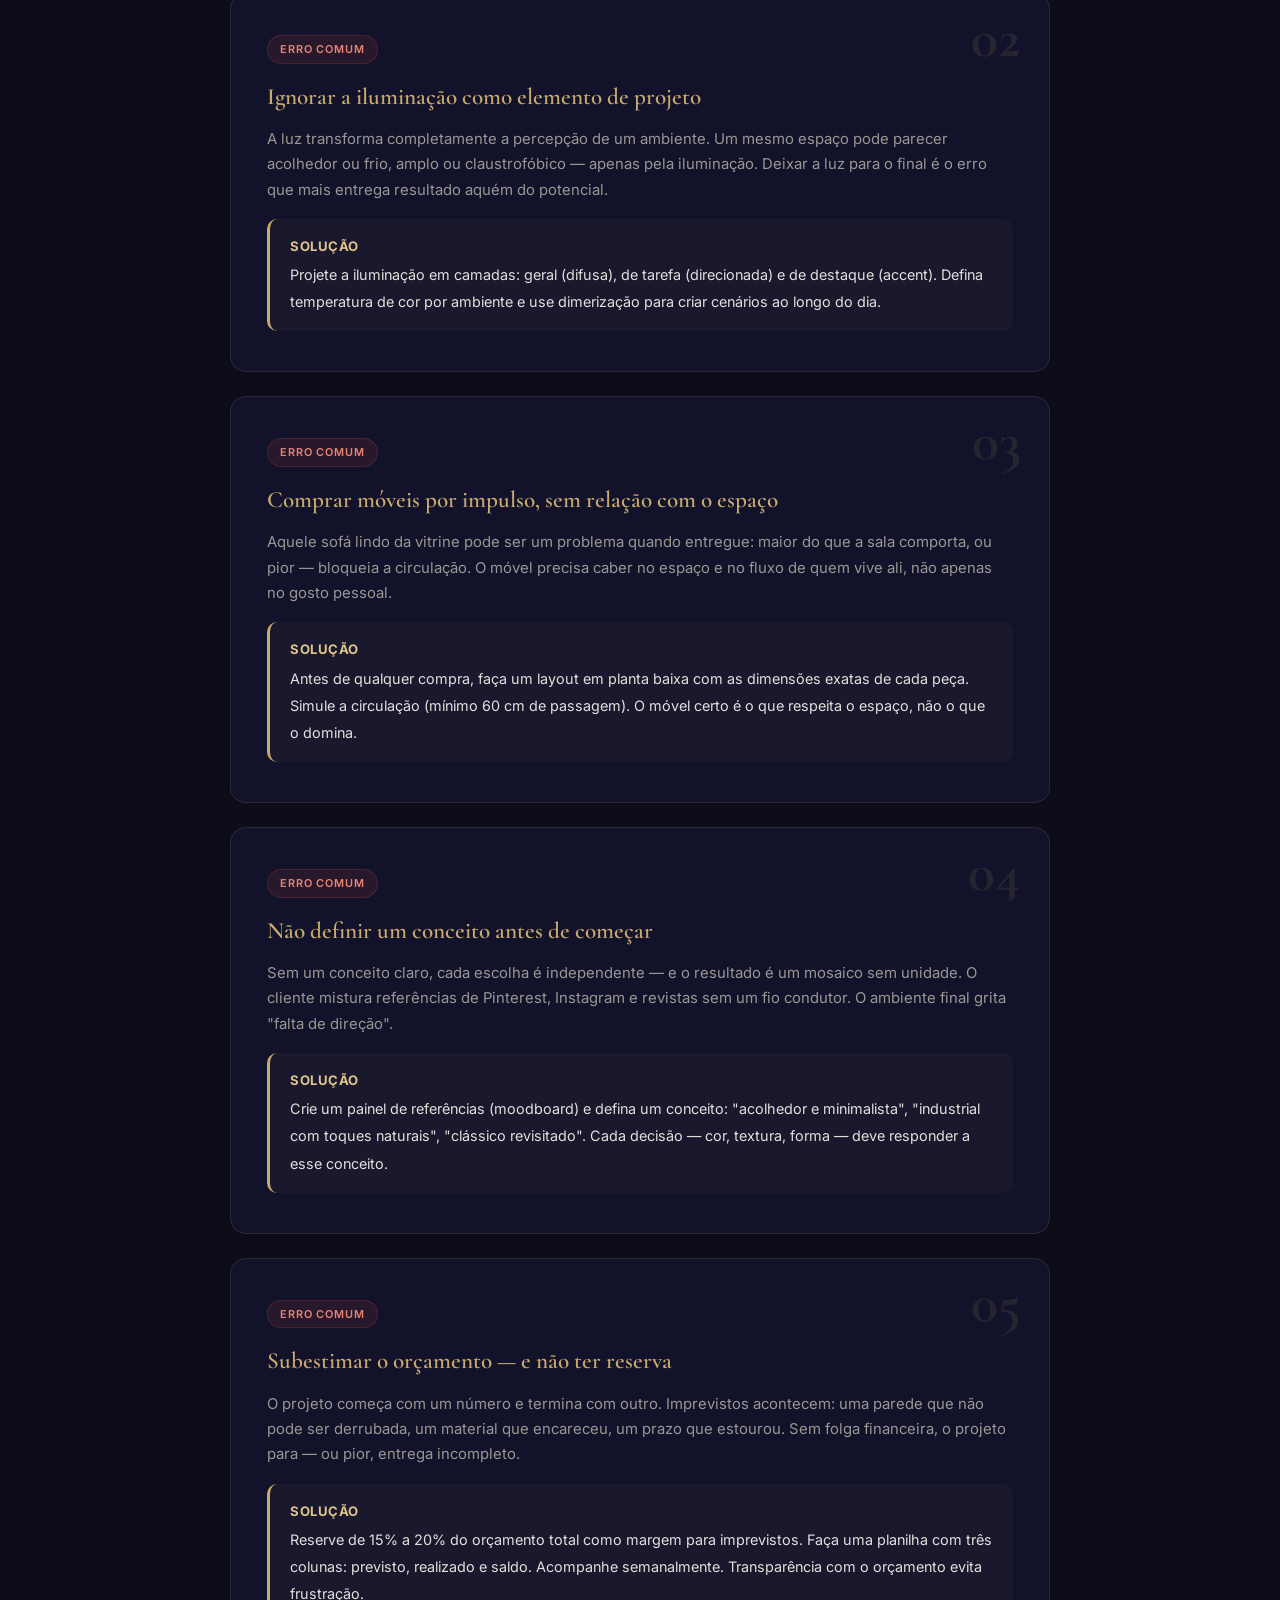
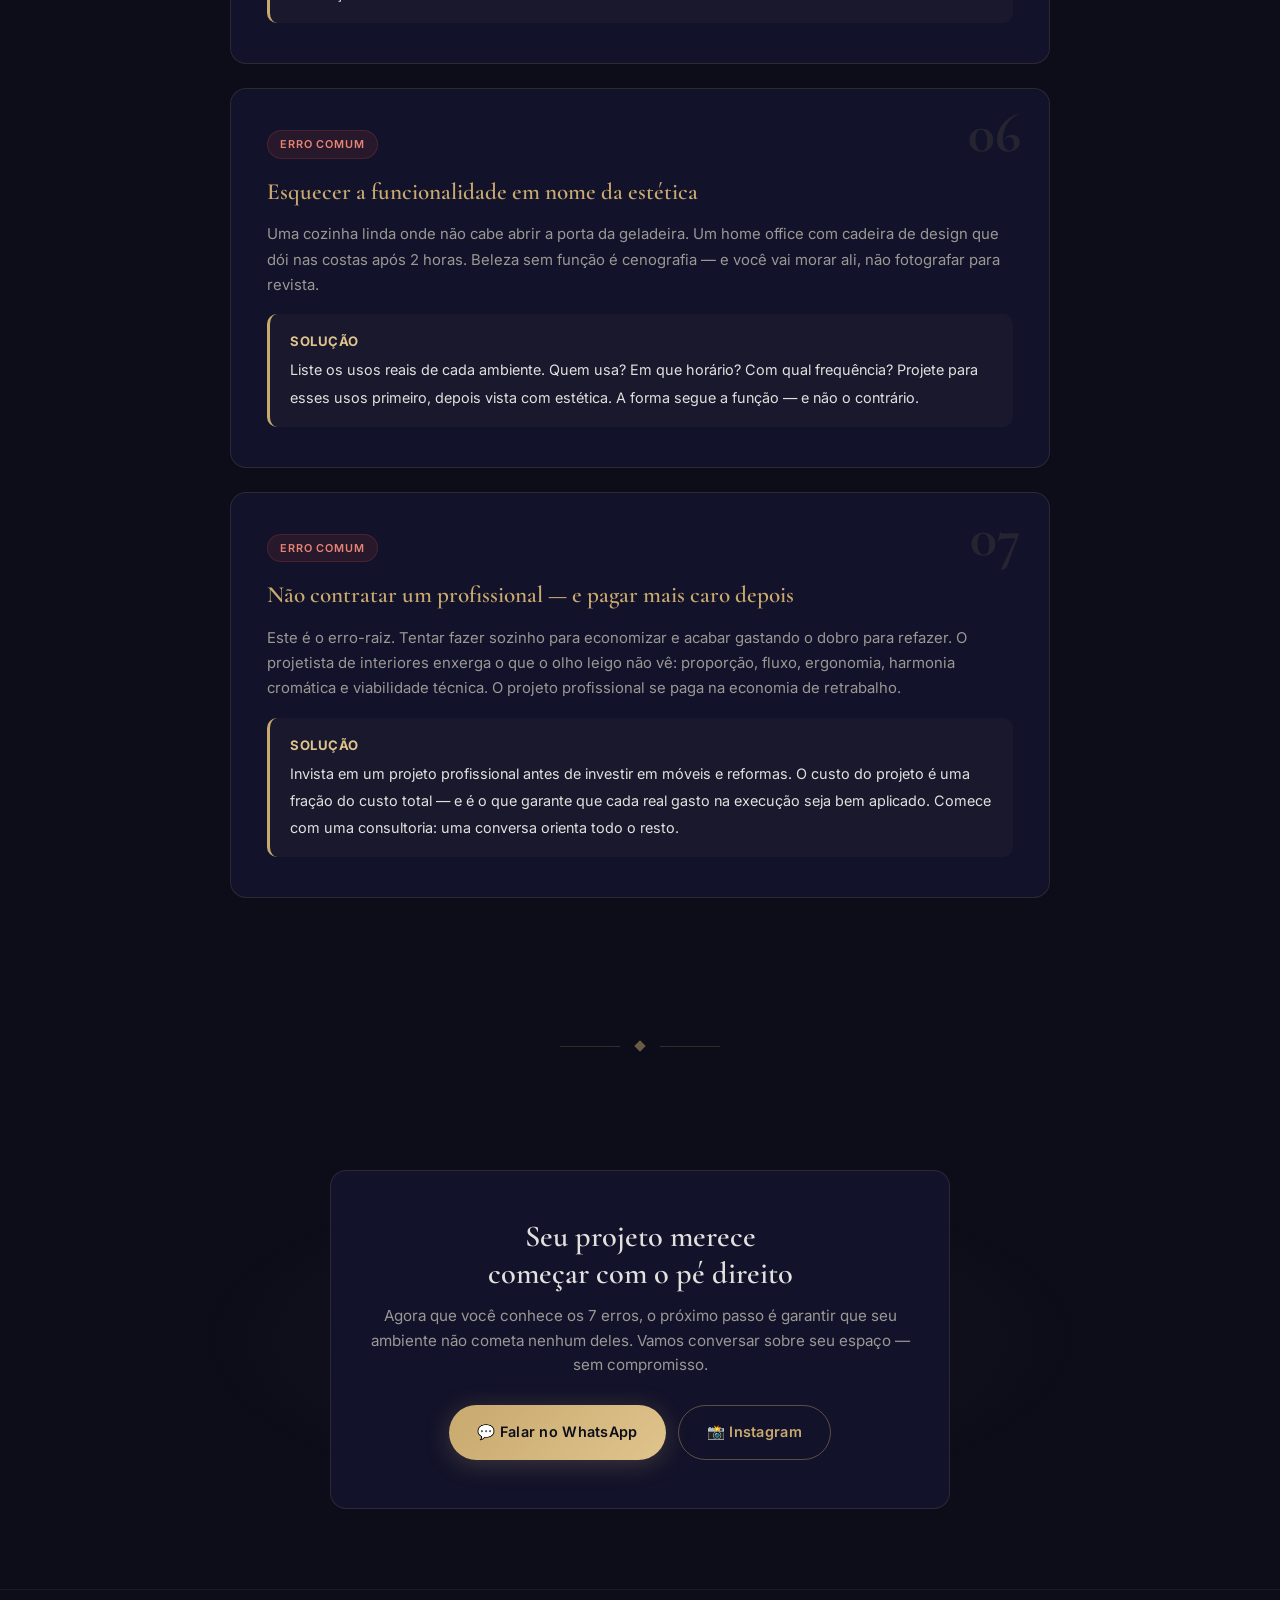
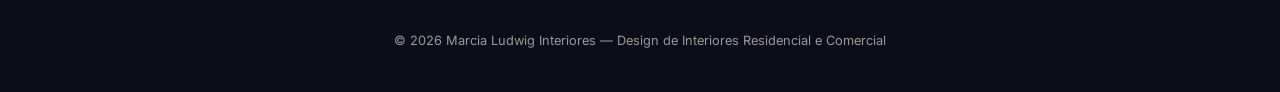
<file: guia_marcia.html>
<!DOCTYPE html>
<html lang="pt-BR">
<head>
  <meta charset="UTF-8">
  <meta name="viewport" content="width=device-width, initial-scale=1.0">
  <meta name="robots" content="index, follow">
  <meta name="description" content="Guia gratuito: os 7 erros mais comuns ao planejar seu ambiente e como evitá-los. Por Marcia Ludwig Interiores — design de interiores residencial e comercial.">
  <meta name="author" content="Marcia Ludwig Interiores">
  <meta name="theme-color" content="#1a1a2e">

  <!-- Open Graph -->
  <meta property="og:title" content="Guia: 7 Erros ao Planejar seu Ambiente | Marcia Ludwig Interiores">
  <meta property="og:description" content="Evite os erros que comprometem seu projeto de interiores. Baixe agora e comece seu projeto com o pé direito.">
  <meta property="og:type" content="article">
  <meta property="og:image" content="https://raw.githubusercontent.com/edusidegum/marcialudwiginteriores/main/img/og-image.jpg">
  <meta property="og:locale" content="pt_BR">

  <title>Guia: 7 Erros ao Planejar seu Ambiente — Marcia Ludwig Interiores</title>

  <link rel="preconnect" href="https://fonts.googleapis.com">
  <link rel="preconnect" href="https://fonts.gstatic.com" crossorigin>
  <link href="https://fonts.googleapis.com/css2?family=Cormorant+Garamond:ital,wght@0,400;0,500;0,600;0,700;1,400;1,500&family=Inter:wght@300;400;500;600;700&family=Playfair+Display:ital,wght@0,600;0,700;1,600&display=swap" rel="stylesheet">

  <style>
    :root {
      --bg: #0d0d1a;
      --bg-card: #12122a;
      --bg-card-hover: #181835;
      --text: #e2e0dd;
      --text-muted: #9a9894;
      --accent: #c8a96e;
      --accent-light: #dfc48c;
      --accent-dark: #a8894e;
      --gold-soft: #d4b87a;
      --border: rgba(200, 169, 110, 0.15);
      --border-hover: rgba(200, 169, 110, 0.4);
      --radius: 16px;
      --radius-sm: 10px;
      --transition: 0.4s cubic-bezier(0.25, 0.1, 0.25, 1);
      --font-serif: 'Cormorant Garamond', 'Playfair Display', Georgia, serif;
      --font-sans: 'Inter', -apple-system, BlinkMacSystemFont, sans-serif;
    }

    * { margin: 0; padding: 0; box-sizing: border-box; }

    html {
      scroll-behavior: smooth;
      font-size: 16px;
    }

    body {
      font-family: var(--font-sans);
      background: var(--bg);
      color: var(--text);
      line-height: 1.7;
      overflow-x: hidden;
      -webkit-font-smoothing: antialiased;
    }

    /* ═══ SCROLLBAR ═══ */
    ::-webkit-scrollbar { width: 6px; }
    ::-webkit-scrollbar-track { background: var(--bg); }
    ::-webkit-scrollbar-thumb { background: var(--accent-dark); border-radius: 3px; }

    /* ═══ SCROLL PROGRESS ═══ */
    #scroll-progress {
      position: fixed;
      top: 0; left: 0;
      height: 3px;
      background: linear-gradient(90deg, var(--accent), var(--accent-light), var(--gold-soft));
      z-index: 10000;
      transition: width 0.1s linear;
      border-radius: 0 2px 2px 0;
    }

    /* ═══ SKIP LINK ═══ */
    .skip-link {
      position: absolute;
      top: -100px;
      left: 16px;
      background: var(--accent);
      color: #000;
      padding: 8px 20px;
      border-radius: 0 0 8px 8px;
      z-index: 10001;
      font-weight: 600;
      font-size: 0.85rem;
      transition: top 0.2s;
      text-decoration: none;
    }
    .skip-link:focus { top: 0; }

    /* ═══ NAV ═══ */
    nav {
      position: fixed;
      top: 0; left: 0; right: 0;
      z-index: 1000;
      padding: 16px 32px;
      display: flex;
      align-items: center;
      justify-content: space-between;
      transition: background 0.35s ease, backdrop-filter 0.35s ease, box-shadow 0.35s ease;
    }
    nav.scrolled {
      background: rgba(13, 13, 26, 0.78);
      backdrop-filter: blur(20px);
      -webkit-backdrop-filter: blur(20px);
      box-shadow: 0 1px 0 rgba(200, 169, 110, 0.08);
    }
    .nav-brand {
      font-family: var(--font-serif);
      font-size: 1.35rem;
      font-weight: 600;
      color: var(--text);
      letter-spacing: 0.02em;
      text-decoration: none;
      display: flex;
      align-items: center;
      gap: 10px;
    }
    .nav-brand span { color: var(--accent); }
    .nav-back {
      font-size: 0.8rem;
      font-family: var(--font-sans);
      font-weight: 500;
      color: var(--accent);
      text-decoration: none;
      letter-spacing: 0.04em;
      text-transform: uppercase;
      padding: 8px 18px;
      border: 1px solid var(--border);
      border-radius: 50px;
      transition: all var(--transition);
    }
    .nav-back:hover {
      background: var(--accent);
      color: #0d0d1a;
      border-color: var(--accent);
    }

    /* ═══ HERO ═══ */
    .hero {
      min-height: 65vh;
      display: flex;
      align-items: center;
      justify-content: center;
      text-align: center;
      padding: 120px 24px 80px;
      position: relative;
      overflow: hidden;
    }
    .hero::before {
      content: '';
      position: absolute;
      inset: 0;
      background: radial-gradient(ellipse 70% 60% at 50% 35%, rgba(200,169,110,0.07) 0%, transparent 65%);
      pointer-events: none;
    }
    .hero-content {
      position: relative;
      z-index: 2;
      max-width: 750px;
    }
    .hero-badge {
      display: inline-block;
      font-family: var(--font-sans);
      font-size: 0.7rem;
      font-weight: 600;
      letter-spacing: 0.14em;
      text-transform: uppercase;
      color: var(--accent);
      background: rgba(200, 169, 110, 0.08);
      border: 1px solid rgba(200, 169, 110, 0.2);
      padding: 8px 22px;
      border-radius: 50px;
      margin-bottom: 28px;
    }
    .hero h1 {
      font-family: var(--font-serif);
      font-size: clamp(2.2rem, 5.5vw, 3.6rem);
      font-weight: 600;
      line-height: 1.15;
      letter-spacing: -0.01em;
      margin-bottom: 20px;
      color: var(--text);
    }
    .hero h1 em {
      font-style: italic;
      color: var(--accent);
      position: relative;
    }
    .hero-subtitle {
      font-size: 1.05rem;
      color: var(--text-muted);
      max-width: 560px;
      margin: 0 auto 36px;
      line-height: 1.65;
    }
    .hero-cta {
      display: flex;
      gap: 14px;
      flex-wrap: wrap;
      justify-content: center;
    }
    .btn {
      display: inline-flex;
      align-items: center;
      gap: 8px;
      padding: 14px 28px;
      border-radius: 50px;
      font-weight: 600;
      font-size: 0.9rem;
      text-decoration: none;
      transition: all var(--transition);
      letter-spacing: 0.02em;
      cursor: pointer;
      border: none;
      font-family: var(--font-sans);
    }
    .btn-primary {
      background: linear-gradient(135deg, var(--accent), var(--accent-light));
      color: #0d0d1a;
      box-shadow: 0 4px 24px rgba(200, 169, 110, 0.25);
    }
    .btn-primary:hover {
      transform: translateY(-2px);
      box-shadow: 0 8px 32px rgba(200, 169, 110, 0.4);
    }
    .btn-outline {
      background: transparent;
      color: var(--accent);
      border: 1px solid var(--border-hover);
    }
    .btn-outline:hover {
      background: rgba(200, 169, 110, 0.08);
      border-color: var(--accent);
    }

    /* ═══ SCROLL INDICATOR ═══ */
    .scroll-indicator {
      position: absolute;
      bottom: 32px;
      left: 50%;
      transform: translateX(-50%);
      display: flex;
      flex-direction: column;
      align-items: center;
      gap: 6px;
      animation: floatDown 2.5s ease-in-out infinite;
      z-index: 2;
    }
    .scroll-indicator span {
      font-size: 0.6rem;
      letter-spacing: 0.12em;
      text-transform: uppercase;
      color: var(--text-muted);
    }
    .scroll-line {
      width: 1px;
      height: 36px;
      background: linear-gradient(to bottom, var(--accent), transparent);
      border-radius: 1px;
    }
    @keyframes floatDown {
      0%, 100% { transform: translateX(-50%) translateY(0); }
      50% { transform: translateX(-50%) translateY(8px); }
    }

    /* ═══ SECTIONS ═══ */
    section {
      padding: 80px 24px;
      position: relative;
    }
    .container {
      max-width: 820px;
      margin: 0 auto;
    }
    .section-header {
      text-align: center;
      margin-bottom: 60px;
    }
    .section-eyebrow {
      font-size: 0.7rem;
      font-weight: 600;
      letter-spacing: 0.14em;
      text-transform: uppercase;
      color: var(--accent);
      margin-bottom: 12px;
    }
    .section-header h2 {
      font-family: var(--font-serif);
      font-size: clamp(1.8rem, 4vw, 2.5rem);
      font-weight: 600;
      line-height: 1.2;
      letter-spacing: -0.01em;
    }
    .section-header p {
      color: var(--text-muted);
      margin-top: 12px;
      font-size: 0.95rem;
    }

    /* ═══ ERRO CARD ═══ */
    .erro-card {
      background: var(--bg-card);
      border: 1px solid var(--border);
      border-radius: var(--radius);
      padding: 40px 36px;
      margin-bottom: 24px;
      transition: all var(--transition);
      position: relative;
      overflow: hidden;
      opacity: 0;
      transform: translateY(30px);
    }
    .erro-card.revealed {
      opacity: 1;
      transform: translateY(0);
    }
    .erro-card::before {
      content: '';
      position: absolute;
      left: 0;
      top: 0;
      width: 4px;
      height: 0;
      background: linear-gradient(to bottom, var(--accent), var(--gold-soft));
      border-radius: 0 4px 4px 0;
      transition: height 0.6s cubic-bezier(0.25, 0.1, 0.25, 1);
    }
    .erro-card:hover::before {
      height: 100%;
    }
    .erro-card:hover {
      background: var(--bg-card-hover);
      border-color: var(--border-hover);
      transform: translateX(4px);
    }
    .erro-number {
      font-family: var(--font-serif);
      font-size: 3.5rem;
      font-weight: 700;
      line-height: 1;
      color: rgba(200, 169, 110, 0.12);
      position: absolute;
      top: 16px;
      right: 28px;
      pointer-events: none;
    }
    .erro-card h3 {
      font-family: var(--font-serif);
      font-size: 1.45rem;
      font-weight: 600;
      color: var(--accent);
      margin-bottom: 10px;
      position: relative;
      z-index: 1;
    }
    .erro-tag {
      display: inline-block;
      font-size: 0.68rem;
      font-weight: 600;
      letter-spacing: 0.08em;
      text-transform: uppercase;
      padding: 4px 12px;
      border-radius: 50px;
      margin-bottom: 14px;
      background: rgba(220, 80, 60, 0.1);
      color: #e88474;
      border: 1px solid rgba(220, 80, 60, 0.2);
    }
    .erro-tag.fix {
      background: rgba(60, 180, 140, 0.1);
      color: #6cc9a8;
      border: 1px solid rgba(60, 180, 140, 0.2);
    }
    .erro-card p {
      color: var(--text-muted);
      font-size: 0.93rem;
      position: relative;
      z-index: 1;
      line-height: 1.7;
    }
    .erro-solucao {
      margin-top: 16px;
      padding: 16px 20px;
      background: rgba(200, 169, 110, 0.04);
      border-radius: var(--radius-sm);
      border-left: 3px solid var(--accent);
      position: relative;
      z-index: 1;
    }
    .erro-solucao strong {
      color: var(--accent-light);
      font-size: 0.82rem;
      letter-spacing: 0.04em;
      text-transform: uppercase;
      display: block;
      margin-bottom: 4px;
    }
    .erro-solucao span {
      color: var(--text);
      font-size: 0.9rem;
    }

    /* ═══ DIVIDER ═══ */
    .divider {
      display: flex;
      align-items: center;
      justify-content: center;
      gap: 16px;
      margin: 40px 0;
      opacity: 0.5;
    }
    .divider-line {
      width: 60px;
      height: 1px;
      background: var(--border-hover);
    }
    .divider-diamond {
      width: 8px;
      height: 8px;
      background: var(--accent);
      transform: rotate(45deg);
    }

    /* ═══ CTA SECTION ═══ */
    .cta-section {
      text-align: center;
      padding: 80px 24px;
      position: relative;
    }
    .cta-section::before {
      content: '';
      position: absolute;
      inset: 0;
      background: radial-gradient(ellipse 50% 50% at 50% 50%, rgba(200,169,110,0.06) 0%, transparent 70%);
      pointer-events: none;
    }
    .cta-card {
      background: var(--bg-card);
      border: 1px solid var(--border);
      border-radius: var(--radius);
      padding: 48px 36px;
      max-width: 620px;
      margin: 0 auto;
      position: relative;
      z-index: 2;
    }
    .cta-card h2 {
      font-family: var(--font-serif);
      font-size: 1.9rem;
      font-weight: 600;
      margin-bottom: 12px;
      line-height: 1.2;
    }
    .cta-card p {
      color: var(--text-muted);
      margin-bottom: 28px;
      font-size: 0.95rem;
      line-height: 1.6;
    }
    .cta-buttons {
      display: flex;
      gap: 12px;
      flex-wrap: wrap;
      justify-content: center;
    }

    /* ═══ FOOTER ═══ */
    footer {
      text-align: center;
      padding: 40px 24px;
      border-top: 1px solid rgba(200, 169, 110, 0.08);
      color: var(--text-muted);
      font-size: 0.8rem;
    }
    footer a {
      color: var(--accent);
      text-decoration: none;
    }
    footer a:hover { text-decoration: underline; }

    /* ═══ PARTICLES ═══ */
    .particle {
      position: fixed;
      pointer-events: none;
      z-index: 0;
      border-radius: 50%;
      filter: blur(60px);
    }
    .particle-1 {
      width: 350px; height: 350px;
      background: rgba(200, 169, 110, 0.04);
      top: 15%; right: -120px;
      animation: driftA 22s ease-in-out infinite;
    }
    .particle-2 {
      width: 280px; height: 280px;
      background: rgba(180, 160, 120, 0.03);
      bottom: 20%; left: -100px;
      animation: driftB 26s ease-in-out infinite;
    }
    @keyframes driftA {
      0%, 100% { transform: translate(0, 0); }
      33% { transform: translate(-80px, 60px); }
      66% { transform: translate(40px, -40px); }
    }
    @keyframes driftB {
      0%, 100% { transform: translate(0, 0); }
      33% { transform: translate(60px, -50px); }
      66% { transform: translate(-40px, 70px); }
    }

    /* ═══ REDUCED MOTION ═══ */
    @media (prefers-reduced-motion: reduce) {
      *, *::before, *::after {
        animation-duration: 0.01ms !important;
        transition-duration: 0.01ms !important;
      }
      .erro-card { opacity: 1; transform: none; }
    }

    /* ═══ RESPONSIVE ═══ */
    @media (max-width: 640px) {
      nav { padding: 14px 20px; }
      .nav-brand { font-size: 1.1rem; }
      .hero { padding: 100px 20px 60px; min-height: 55vh; }
      .hero h1 { font-size: 1.9rem; }
      .erro-card { padding: 28px 22px; }
      .erro-number { font-size: 2.5rem; top: 10px; right: 18px; }
      section { padding: 50px 16px; }
      .cta-card { padding: 32px 22px; }
    }
  </style>
</head>
<body>

  <a href="#main" class="skip-link">Pular para o conteúdo</a>
  <div id="scroll-progress"></div>

  <!-- Particles -->
  <div class="particle particle-1"></div>
  <div class="particle particle-2"></div>

  <!-- ═══ NAV ═══ -->
  <nav id="nav">
    <a href="https://edusidegum.github.io/marcialudwiginteriores/" class="nav-brand" aria-label="Marcia Ludwig Interiores — Página inicial">
      Marcia Ludwig <span>Interiores</span>
    </a>
    <a href="https://edusidegum.github.io/marcialudwiginteriores/" class="nav-back">← Voltar ao site</a>
  </nav>

  <main id="main">

    <!-- ═══ HERO ═══ -->
    <section class="hero">
      <div class="hero-content">
        <div class="hero-badge">📘 Guia Exclusivo</div>
        <h1>7 <em>Erros</em> ao Planejar<br>seu Ambiente</h1>
        <p class="hero-subtitle">
          Descubra o que pode comprometer seu projeto de interiores — e como evitar cada armadilha antes mesmo de começar.
        </p>
        <div class="hero-cta">
          <a href="#erros" class="btn btn-primary">Ver os 7 erros ↓</a>
          <a href="https://wa.me/5551993407905?text=Ol%C3%A1%20Marcia%2C%20li%20seu%20guia%20dos%207%20erros%20e%20quero%20conversar%20sobre%20meu%20projeto." class="btn btn-outline" target="_blank" rel="noopener">Falar com a Marcia</a>
        </div>
      </div>
      <div class="scroll-indicator" aria-hidden="true">
        <span>Role para descobrir</span>
        <div class="scroll-line"></div>
      </div>
    </section>

    <!-- ═══ INTRO ═══ -->
    <section>
      <div class="container">
        <div class="section-header">
          <div class="section-eyebrow">Por que este guia existe</div>
          <h2>Planejar é mais barato<br>do que corrigir</h2>
          <p>
            Em mais de uma década projetando ambientes, percebi que os erros se repetem — 
            e quase sempre nascem da mesma raiz: pressa em executar, antes de planejar. 
            Este guia reúne os 7 desvios mais frequentes e, mais importante, 
            o que fazer para contorná-los.
          </p>
        </div>
      </div>
    </section>

    <div class="divider" aria-hidden="true">
      <div class="divider-line"></div>
      <div class="divider-diamond"></div>
      <div class="divider-line"></div>
    </div>

    <!-- ═══ 7 ERROS ═══ -->
    <section id="erros">
      <div class="container">

        <!-- Erro 1 -->
        <article class="erro-card" data-reveal>
          <div class="erro-number">01</div>
          <div class="erro-tag">Erro Comum</div>
          <h3>Começar sem levantar as medidas reais</h3>
          <p>
            O "olhômetro" é o maior inimigo de um projeto bem executado. Confiar em medidas aproximadas 
            gera móveis que não encaixam, circulações apertadas e retrabalho caro. A planta baixa 
            cotada é a certidão de nascimento do projeto — sem ela, tudo é improviso.
          </p>
          <div class="erro-solucao">
            <strong>Solução</strong>
            <span>Faça o levantamento métrico completo: paredes, vãos, altura do pé-direito, 
            posição de pontos elétricos e hidráulicos. Com esses dados, o projeto parte 
            da realidade, não da suposição.</span>
          </div>
        </article>

        <!-- Erro 2 -->
        <article class="erro-card" data-reveal>
          <div class="erro-number">02</div>
          <div class="erro-tag">Erro Comum</div>
          <h3>Ignorar a iluminação como elemento de projeto</h3>
          <p>
            A luz transforma completamente a percepção de um ambiente. Um mesmo espaço 
            pode parecer acolhedor ou frio, amplo ou claustrofóbico — apenas pela iluminação. 
            Deixar a luz para o final é o erro que mais entrega resultado aquém do potencial.
          </p>
          <div class="erro-solucao">
            <strong>Solução</strong>
            <span>Projete a iluminação em camadas: geral (difusa), de tarefa (direcionada) 
            e de destaque (accent). Defina temperatura de cor por ambiente e use dimerização 
            para criar cenários ao longo do dia.</span>
          </div>
        </article>

        <!-- Erro 3 -->
        <article class="erro-card" data-reveal>
          <div class="erro-number">03</div>
          <div class="erro-tag">Erro Comum</div>
          <h3>Comprar móveis por impulso, sem relação com o espaço</h3>
          <p>
            Aquele sofá lindo da vitrine pode ser um problema quando entregue: maior do que 
            a sala comporta, ou pior — bloqueia a circulação. O móvel precisa caber no espaço 
            e no fluxo de quem vive ali, não apenas no gosto pessoal.
          </p>
          <div class="erro-solucao">
            <strong>Solução</strong>
            <span>Antes de qualquer compra, faça um layout em planta baixa com as dimensões 
            exatas de cada peça. Simule a circulação (mínimo 60 cm de passagem). O móvel 
            certo é o que respeita o espaço, não o que o domina.</span>
          </div>
        </article>

        <!-- Erro 4 -->
        <article class="erro-card" data-reveal>
          <div class="erro-number">04</div>
          <div class="erro-tag">Erro Comum</div>
          <h3>Não definir um conceito antes de começar</h3>
          <p>
            Sem um conceito claro, cada escolha é independente — e o resultado é um mosaico 
            sem unidade. O cliente mistura referências de Pinterest, Instagram e revistas 
            sem um fio condutor. O ambiente final grita "falta de direção".
          </p>
          <div class="erro-solucao">
            <strong>Solução</strong>
            <span>Crie um painel de referências (moodboard) e defina um conceito: 
            "acolhedor e minimalista", "industrial com toques naturais", "clássico 
            revisitado". Cada decisão — cor, textura, forma — deve responder a esse conceito.</span>
          </div>
        </article>

        <!-- Erro 5 -->
        <article class="erro-card" data-reveal>
          <div class="erro-number">05</div>
          <div class="erro-tag">Erro Comum</div>
          <h3>Subestimar o orçamento — e não ter reserva</h3>
          <p>
            O projeto começa com um número e termina com outro. Imprevistos acontecem: 
            uma parede que não pode ser derrubada, um material que encareceu, um prazo 
            que estourou. Sem folga financeira, o projeto para — ou pior, entrega incompleto.
          </p>
          <div class="erro-solucao">
            <strong>Solução</strong>
            <span>Reserve de 15% a 20% do orçamento total como margem para imprevistos. 
            Faça uma planilha com três colunas: previsto, realizado e saldo. 
            Acompanhe semanalmente. Transparência com o orçamento evita frustração.</span>
          </div>
        </article>

        <!-- Erro 6 -->
        <article class="erro-card" data-reveal>
          <div class="erro-number">06</div>
          <div class="erro-tag">Erro Comum</div>
          <h3>Esquecer a funcionalidade em nome da estética</h3>
          <p>
            Uma cozinha linda onde não cabe abrir a porta da geladeira. Um home office 
            com cadeira de design que dói nas costas após 2 horas. Beleza sem função 
            é cenografia — e você vai morar ali, não fotografar para revista.
          </p>
          <div class="erro-solucao">
            <strong>Solução</strong>
            <span>Liste os usos reais de cada ambiente. Quem usa? Em que horário? 
            Com qual frequência? Projete para esses usos primeiro, depois vista com estética. 
            A forma segue a função — e não o contrário.</span>
          </div>
        </article>

        <!-- Erro 7 -->
        <article class="erro-card" data-reveal>
          <div class="erro-number">07</div>
          <div class="erro-tag">Erro Comum</div>
          <h3>Não contratar um profissional — e pagar mais caro depois</h3>
          <p>
            Este é o erro-raiz. Tentar fazer sozinho para economizar e acabar gastando 
            o dobro para refazer. O projetista de interiores enxerga o que o olho leigo 
            não vê: proporção, fluxo, ergonomia, harmonia cromática e viabilidade técnica. 
            O projeto profissional se paga na economia de retrabalho.
          </p>
          <div class="erro-solucao">
            <strong>Solução</strong>
            <span>Invista em um projeto profissional antes de investir em móveis e 
            reformas. O custo do projeto é uma fração do custo total — e é o que garante 
            que cada real gasto na execução seja bem aplicado. Comece com uma consultoria: 
            uma conversa orienta todo o resto.</span>
          </div>
        </article>

      </div>
    </section>

    <!-- ═══ DIVIDER ═══ -->
    <div class="divider" aria-hidden="true">
      <div class="divider-line"></div>
      <div class="divider-diamond"></div>
      <div class="divider-line"></div>
    </div>

    <!-- ═══ CTA FINAL ═══ -->
    <section class="cta-section">
      <div class="cta-card">
        <h2>Seu projeto merece<br>começar com o pé direito</h2>
        <p>
          Agora que você conhece os 7 erros, o próximo passo é garantir que seu ambiente 
          não cometa nenhum deles. Vamos conversar sobre seu espaço — sem compromisso.
        </p>
        <div class="cta-buttons">
          <a href="https://wa.me/5551993407905?text=Ol%C3%A1%20Marcia%2C%20li%20o%20guia%20dos%207%20erros%20e%20quero%20conversar%20sobre%20meu%20projeto." class="btn btn-primary" target="_blank" rel="noopener">
            💬 Falar no WhatsApp
          </a>
          <a href="https://instagram.com/marcialudwiginteriores" class="btn btn-outline" target="_blank" rel="noopener">
            📸 Instagram
          </a>
        </div>
      </div>
    </section>

  </main>

  <!-- ═══ FOOTER ═══ -->
  <footer>
    <p>© 2026 Marcia Ludwig Interiores — Design de Interiores Residencial e Comercial</p>
  </footer>

  <!-- ═══ BLOCO INCLUSÃO LGPD (cookies, GA4, proteção, política de privacidade) ═══ -->
  <script src="https://edusidegum.github.io/menu/scripts/bloco-incluir.js" defer></script>

  <!-- ═══ SCRIPTS ═══ -->
  <script>
    /* ═══ NAV SCROLL EFFECT ═══ */
    const nav = document.getElementById('nav');
    window.addEventListener('scroll', () => {
      nav.classList.toggle('scrolled', window.scrollY > 40);
    });

    /* ═══ SCROLL PROGRESS ═══ */
    const progressBar = document.getElementById('scroll-progress');
    window.addEventListener('scroll', () => {
      const scrollTop = window.scrollY;
      const docHeight = document.documentElement.scrollHeight - window.innerHeight;
      const progress = docHeight > 0 ? (scrollTop / docHeight) * 100 : 0;
      progressBar.style.width = progress + '%';
    });

    /* ═══ REVEAL ON SCROLL ═══ */
    const revealEls = document.querySelectorAll('[data-reveal]');
    const observer = new IntersectionObserver((entries) => {
      entries.forEach((entry, i) => {
        if (entry.isIntersecting) {
          setTimeout(() => {
            entry.target.classList.add('revealed');
          }, Array.from(revealEls).indexOf(entry.target) * 100);
          observer.unobserve(entry.target);
        }
      });
    }, { threshold: 0.15, rootMargin: '0px 0px -40px 0px' });
    revealEls.forEach(el => observer.observe(el));
  </script>

</body>
</html>
</file>
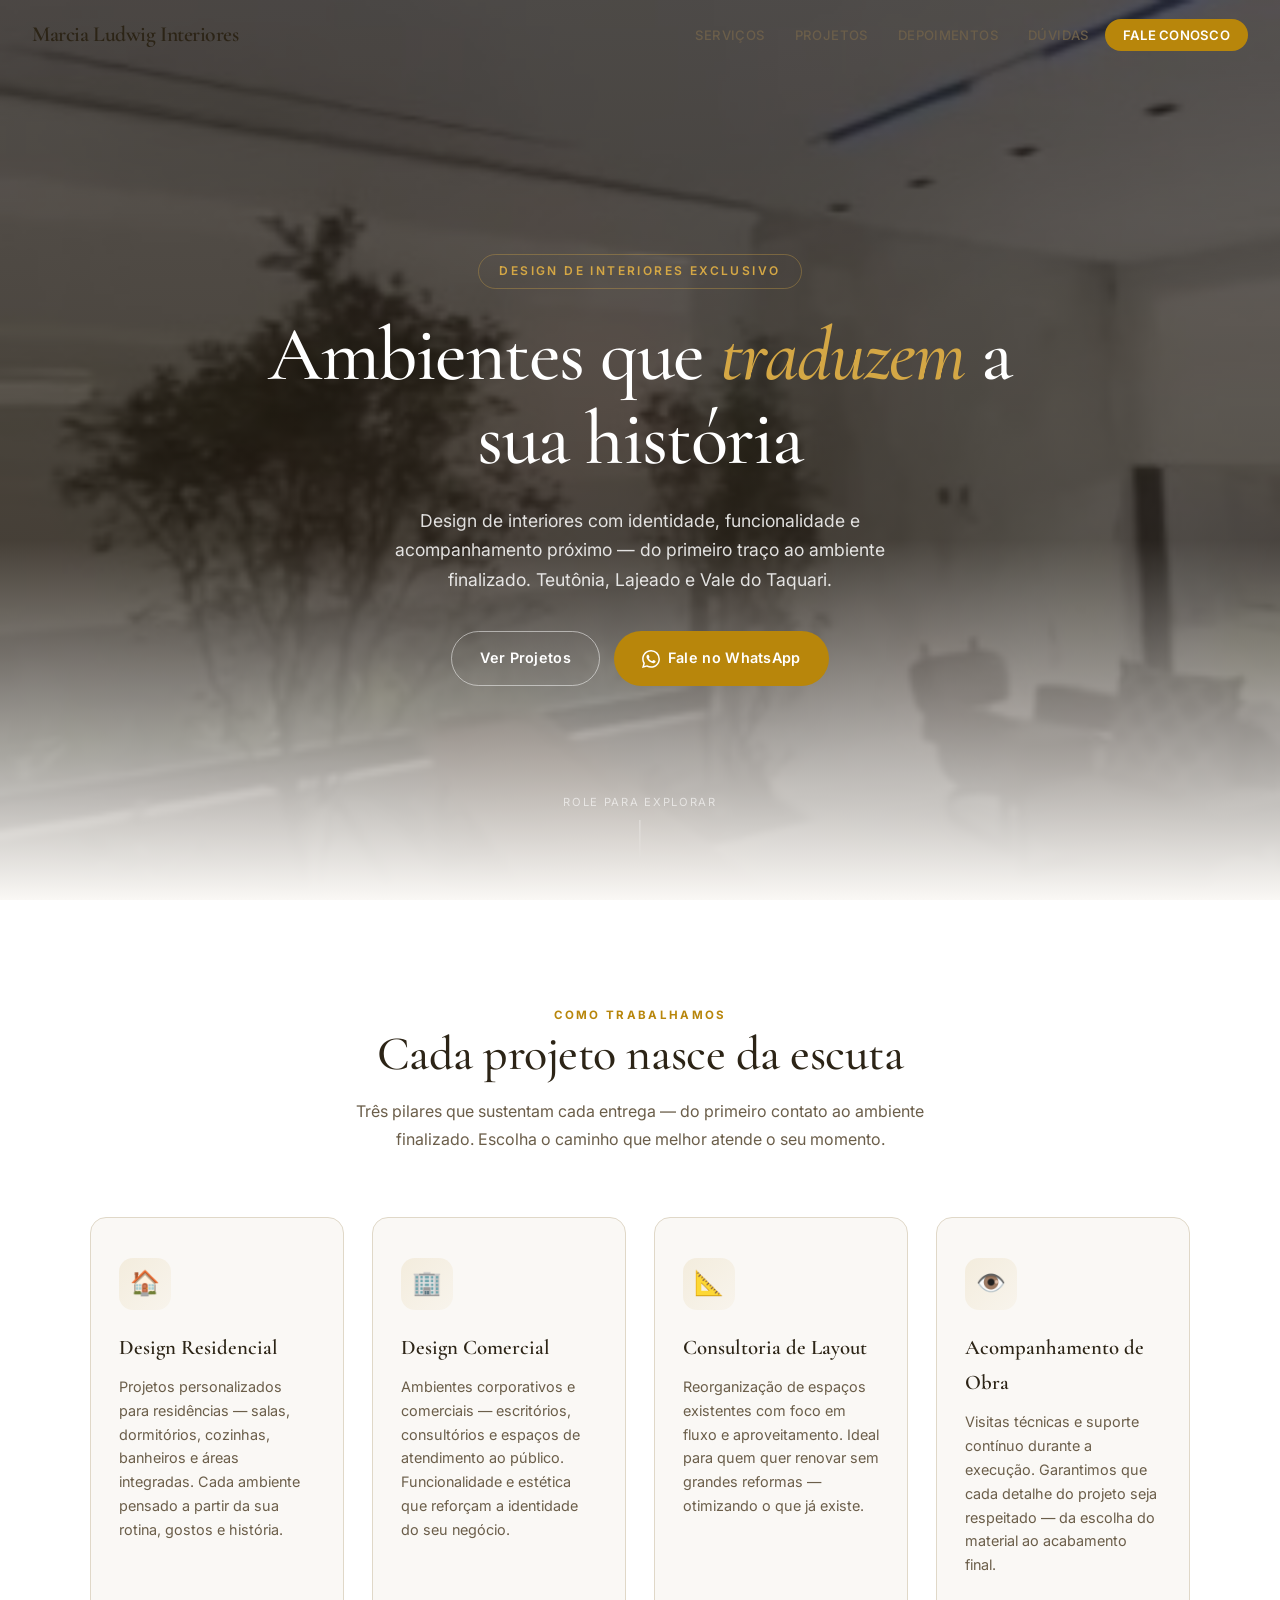
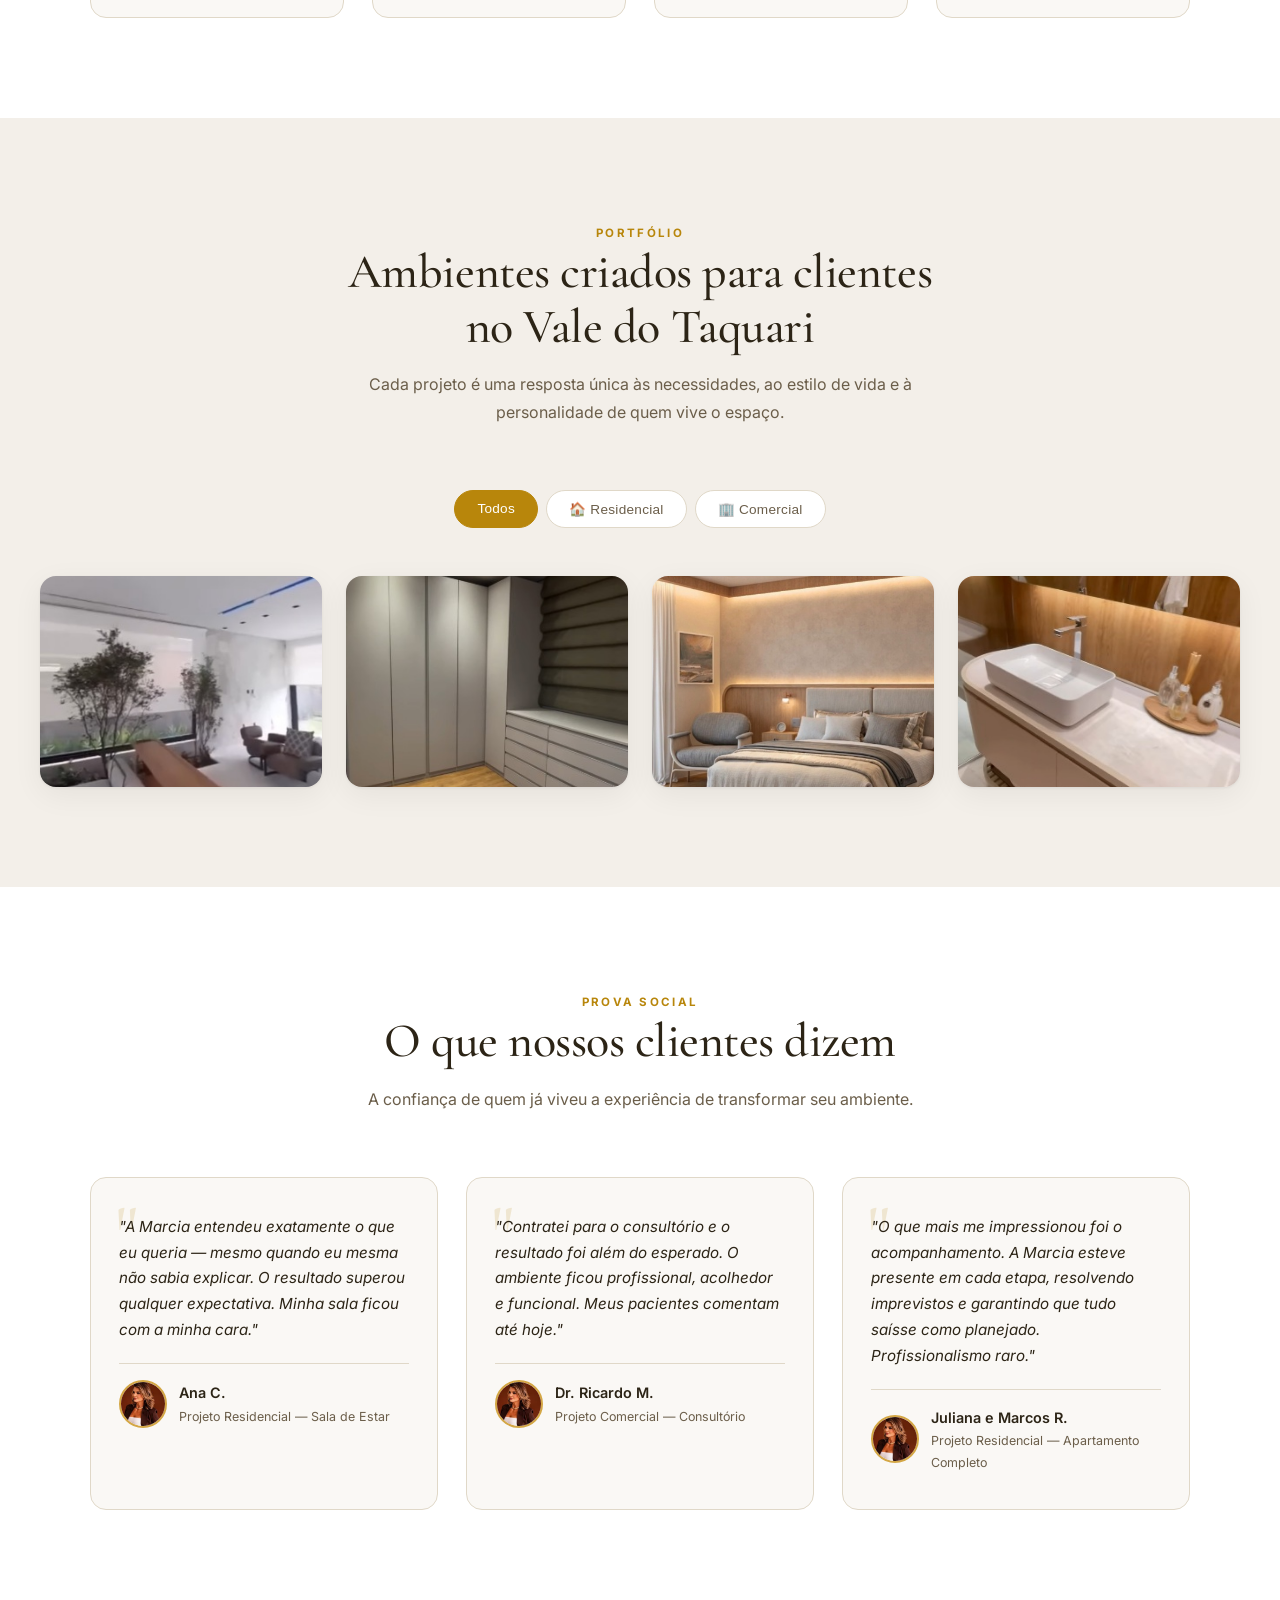
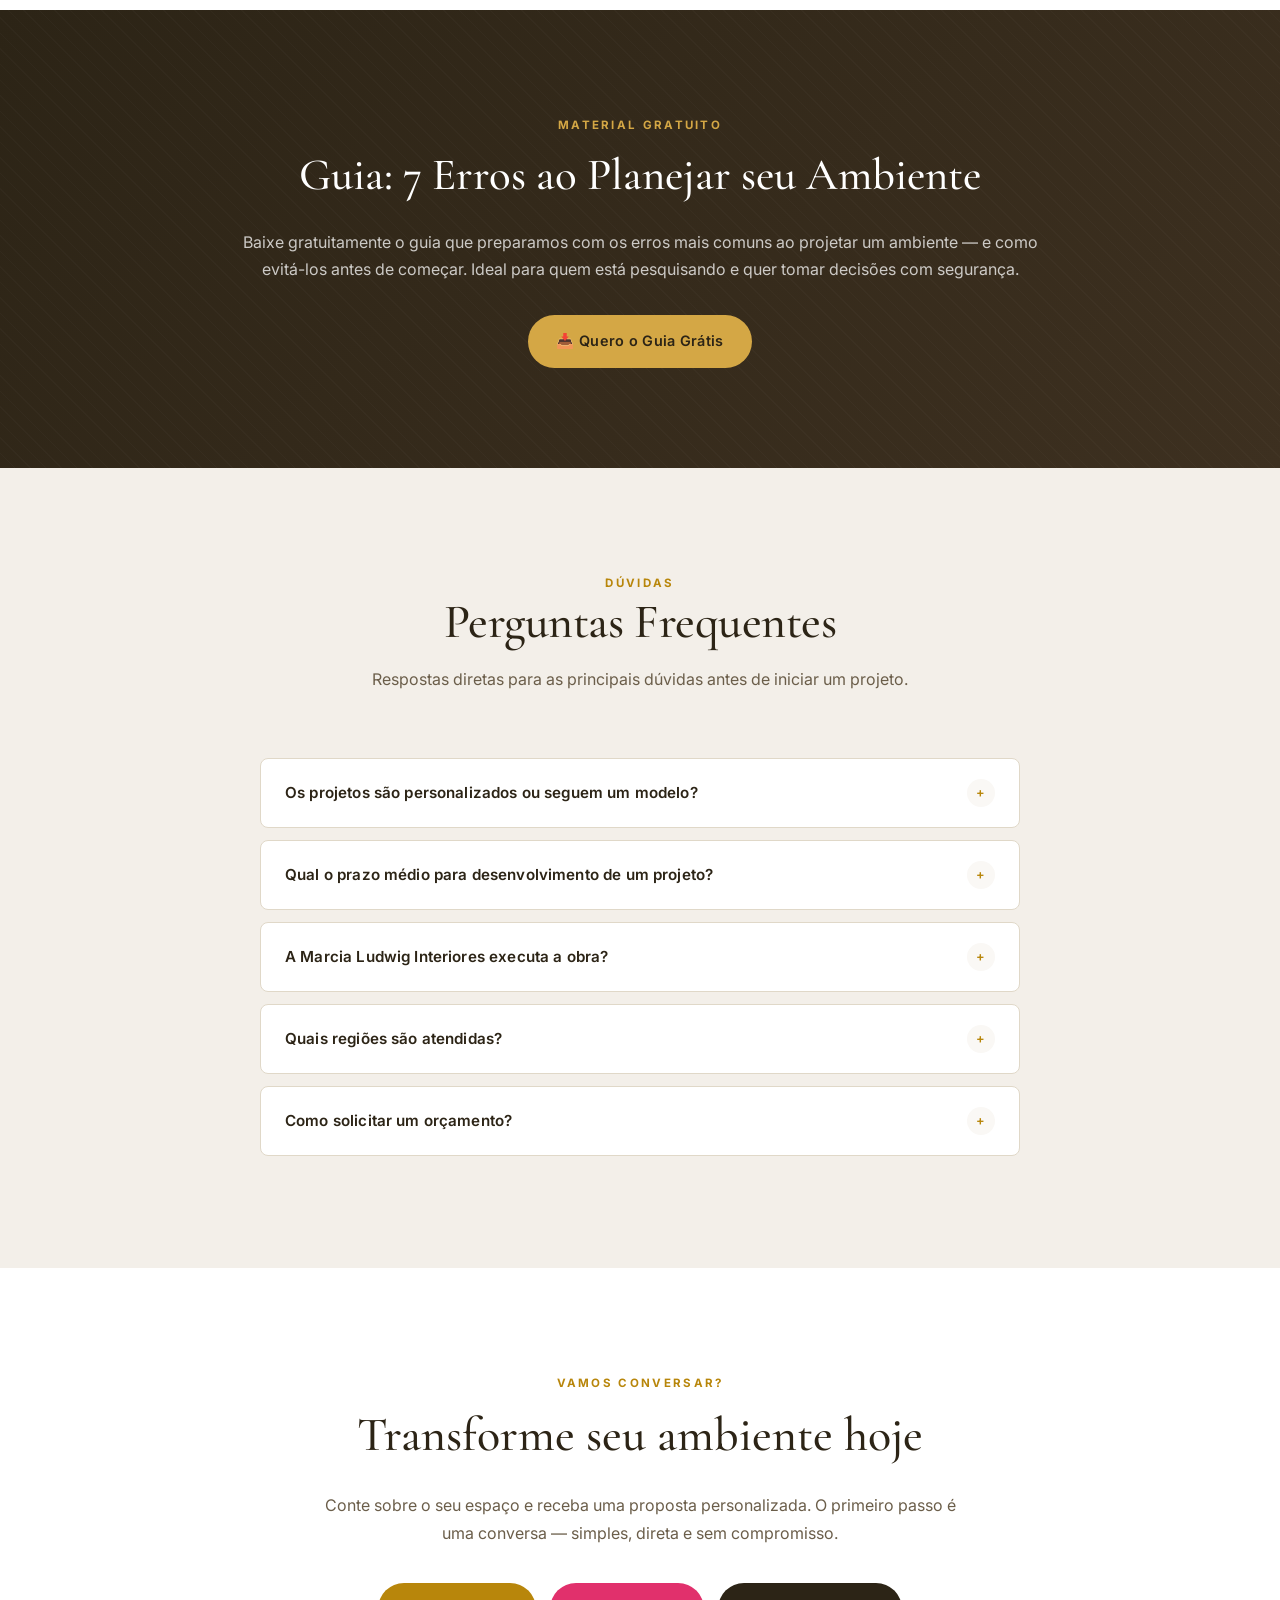
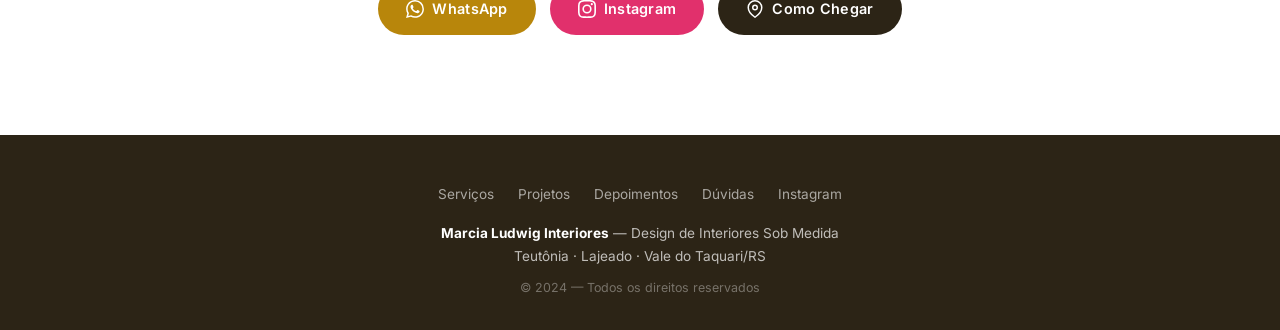
<file: index_Old.html>
<!DOCTYPE html>
<html lang="pt-BR">
<head>
<meta charset="UTF-8">
<meta name="viewport" content="width=device-width, initial-scale=1.0">
<title>Marcia Ludwig Interiores | Design de Interiores — Teutônia, Lajeado & Vale do Taquari</title>
<meta name="description" content="Design de interiores residencial e comercial. Projetos sob medida com identidade, funcionalidade e acompanhamento completo. Teutônia, Lajeado e Vale do Taquari/RS.">
<meta name="robots" content="noindex, nofollow">
<link rel="canonical" href="https://edusidegum.github.io/marcialudwiginteriores/">

<!-- Open Graph -->
<meta property="og:type" content="website">
<meta property="og:title" content="Marcia Ludwig Interiores | Design de Interiores Sob Medida">
<meta property="og:description" content="Ambientes que traduzem sua história. Projetos de design de interiores com identidade própria. Teutônia, Lajeado e Vale do Taquari/RS.">
<meta property="og:image" content="https://edusidegum.github.io/marcialudwiginteriores/assets/img/og-cover.jpg">
<meta property="og:url" content="https://edusidegum.github.io/marcialudwiginteriores/">
<meta property="og:locale" content="pt_BR">
<meta property="og:site_name" content="Marcia Ludwig Interiores">

<meta name="author" content="e-Sid Tech">
<meta name="generator" content="e-Sid Tech — Engenharia de Soluções Digitais">
<link rel="author" href="https://edusidegum.github.io/edusidegum/sobre.html">


<!-- Twitter Card -->
<meta name="twitter:card" content="summary_large_image">
<meta name="twitter:title" content="Marcia Ludwig Interiores | Design de Interiores Sob Medida">
<meta name="twitter:description" content="Ambientes que traduzem sua história. Projetos de design de interiores com identidade própria.">
<meta name="twitter:image" content="https://edusidegum.github.io/marcialudwiginteriores/assets/img/og-cover.jpg">

<!-- JSON-LD LocalBusiness Schema -->
<script type="application/ld+json">
{
  "@context": "https://schema.org",
  "@type": "LocalBusiness",
  "name": "Marcia Ludwig Interiores",
  "description": "Design de interiores sob medida com projetos residenciais e comerciais. Transformamos ambientes com identidade, funcionalidade e acompanhamento próximo.",
  "image": "https://edusidegum.github.io/marcialudwiginteriores/assets/img/og-cover.jpg",
  "url": "https://edusidegum.github.io/marcialudwiginteriores/",
  "telephone": "+5551993407905",
  "address": {
    "@type": "PostalAddress",
    "addressLocality": "Teutônia",
    "addressRegion": "RS",
    "addressCountry": "BR"
  },
  "areaServed": {
    "@type": "GeoCircle",
    "geoMidpoint": { "@type": "GeoCoordinates", "latitude": -29.448, "longitude": -51.806 },
    "geoRadius": "60000"
  },
  "sameAs": ["https://www.instagram.com/marcialudwiginteriores/"],
  "openingHoursSpecification": {
    "@type": "OpeningHoursSpecification",
    "dayOfWeek": ["Monday","Tuesday","Wednesday","Thursday","Friday"],
    "opens": "09:00",
    "closes": "18:00"
  },
  "priceRange": "$$",
  "hasOfferCatalog": {
    "@type": "OfferCatalog",
    "name": "Serviços",
    "itemListElement": [
      {
        "@type": "Offer",
        "itemOffered": { "@type": "Service", "name": "Design de Interiores Residencial", "description": "Projetos personalizados para residências — salas, dormitórios, cozinhas, banheiros e áreas integradas." }
      },
      {
        "@type": "Offer",
        "itemOffered": { "@type": "Service", "name": "Design de Interiores Comercial", "description": "Ambientes corporativos e comerciais — escritórios, consultórios e espaços de atendimento ao público." }
      },
      {
        "@type": "Offer",
        "itemOffered": { "@type": "Service", "name": "Consultoria de Layout e Aproveitamento", "description": "Reorganização de espaços existentes com otimização de fluxo e funcionalidade." }
      },
      {
        "@type": "Offer",
        "itemOffered": { "@type": "Service", "name": "Acompanhamento de Obra", "description": "Visitas técnicas e suporte contínuo para garantir que o projeto seja executado conforme planejado." }
      }
    ]
  }
}
</script>

<!-- JSON-LD FAQ Schema -->
<script type="application/ld+json">
{
  "@context": "https://schema.org",
  "@type": "FAQPage",
  "mainEntity": [
    { "@type": "Question", "name": "Os projetos são personalizados?", "acceptedAnswer": { "@type": "Answer", "text": "Cada projeto é 100% exclusivo. Não trabalhamos com soluções padronizadas. Tudo nasce da sua história, gostos e rotina." } },
    { "@type": "Question", "name": "Qual o prazo médio para desenvolvimento de um projeto?", "acceptedAnswer": { "@type": "Answer", "text": "O prazo é definido conforme a complexidade e escopo, sempre alinhado em contrato com total transparência." } },
    { "@type": "Question", "name": "A Marcia Ludwig Interiores executa a obra?", "acceptedAnswer": { "@type": "Answer", "text": "Nosso foco é o projeto e o acompanhamento técnico da execução, com visitas técnicas e suporte contínuo por WhatsApp." } },
    { "@type": "Question", "name": "Quais regiões são atendidas?", "acceptedAnswer": { "@type": "Answer", "text": "Atendemos presencialmente Teutônia, Lajeado e todo o Vale do Taquari/RS. Para outras localidades, consulte disponibilidade." } },
    { "@type": "Question", "name": "Como solicitar um orçamento?", "acceptedAnswer": { "@type": "Answer", "text": "Clique em qualquer botão de WhatsApp e fale diretamente conosco. Entendemos suas necessidades e enviamos uma proposta personalizada." } }
  ]
}
</script>

<!-- Google Fonts -->
<link rel="preconnect" href="https://fonts.googleapis.com">
<link rel="preconnect" href="https://fonts.gstatic.com" crossorigin>
<link href="https://fonts.googleapis.com/css2?family=Cormorant+Garamond:ital,wght@0,400;0,500;0,600;0,700;1,400;1,500&family=Inter:wght@300;400;500;600;700&display=swap" rel="stylesheet">

<style>
  :root {
    --bg: #faf8f5;
    --bg-alt: #f3efe9;
    --text: #2c2416;
    --text-soft: #6b5e4a;
    --accent: #b8860b;
    --accent-dark: #8b6508;
    --accent-light: #d4a745;
    --gold: #c9973a;
    --warm: #e8d5b7;
    --white: #ffffff;
    --border: #e0d8c8;
    --shadow: 0 1px 3px rgba(0,0,0,0.06), 0 8px 30px rgba(0,0,0,0.06);
    --shadow-lg: 0 4px 16px rgba(0,0,0,0.08), 0 24px 60px rgba(0,0,0,0.08);
    --radius: 8px;
    --radius-lg: 16px;
    --transition: 0.4s cubic-bezier(0.25, 0.46, 0.45, 0.94);
  }

  *, *::before, *::after { box-sizing: border-box; margin: 0; padding: 0; }

  html {
    scroll-behavior: smooth;
    -webkit-font-smoothing: antialiased;
    -moz-osx-font-smoothing: grayscale;
  }

  body {
    font-family: 'Inter', -apple-system, BlinkMacSystemFont, sans-serif;
    background: var(--bg);
    color: var(--text);
    line-height: 1.7;
    overflow-x: hidden;
  }

  /* Skip link */
  .skip-link {
    position: absolute; top: -100px; left: 16px;
    background: var(--accent); color: #fff; padding: 8px 16px;
    border-radius: 4px; z-index: 1000; text-decoration: none; font-weight: 600;
    transition: top 0.3s;
  }
  .skip-link:focus { top: 16px; }

  /* ── NAV ── */
  .nav {
    position: fixed; top: 0; left: 0; right: 0; z-index: 900;
    padding: 16px 0;
    transition: all 0.4s cubic-bezier(0.25, 0.46, 0.45, 0.94);
  }
  .nav.scrolled {
    background: rgba(250,248,245,0.92);
    backdrop-filter: blur(20px);
    -webkit-backdrop-filter: blur(20px);
    box-shadow: 0 1px 0 var(--border);
    padding: 10px 0;
  }
  .nav-inner {
    max-width: 1280px; margin: 0 auto; padding: 0 32px;
    display: flex; align-items: center; justify-content: space-between;
  }
  .nav-logo {
    font-family: 'Cormorant Garamond', serif;
    font-size: 1.35rem; font-weight: 600; color: var(--text);
    letter-spacing: -0.02em; text-decoration: none;
    transition: color 0.3s;
  }
  .nav-logo:hover { color: var(--accent); }
  .nav-links {
    display: flex; gap: 2px; list-style: none; align-items: center;
  }
  .nav-links a {
    text-decoration: none; color: var(--text-soft);
    font-size: 0.82rem; font-weight: 500; letter-spacing: 0.03em;
    text-transform: uppercase; padding: 8px 14px; border-radius: 6px;
    transition: all 0.3s;
  }
  .nav-links a:hover, .nav-links a.active { color: var(--accent); background: rgba(184,134,11,0.06); }
  .nav-cta {
    background: var(--accent) !important; color: #fff !important;
    padding: 8px 18px !important; border-radius: 50px !important;
    font-weight: 600 !important; letter-spacing: 0.02em !important;
    transition: all 0.3s !important;
  }
  .nav-cta:hover { background: var(--accent-dark) !important; color: #fff !important; transform: translateY(-1px); box-shadow: 0 4px 12px rgba(184,134,11,0.3); }

  /* Mobile nav */
  .nav-toggle { display: none; background: none; border: none; cursor: pointer; padding: 8px; }
  .nav-toggle span { display: block; width: 24px; height: 2px; background: var(--text); margin: 5px 0; transition: 0.3s; border-radius: 2px; }

  @media (max-width: 860px) {
    .nav-links { display: none; position: absolute; top: 100%; left: 0; right: 0; flex-direction: column; background: rgba(250,248,245,0.98); backdrop-filter: blur(20px); padding: 16px; gap: 4px; box-shadow: 0 4px 16px rgba(0,0,0,0.06); }
    .nav-links.open { display: flex; }
    .nav-toggle { display: block; }
  }

  /* ── HERO ── */
  .hero {
    position: relative; min-height: 100vh; display: flex; align-items: center;
    overflow: hidden; padding: 120px 32px 80px;
  }
  .hero-bg {
    position: absolute; inset: 0; z-index: 0;
  }
  .hero-bg img {
    width: 100%; height: 100%; object-fit: cover;
    filter: brightness(0.55);
    animation: heroZoom 20s ease-in-out infinite alternate;
  }
  @keyframes heroZoom {
    0% { transform: scale(1); }
    100% { transform: scale(1.08); }
  }
  .hero-overlay {
    position: absolute; inset: 0;
    background: linear-gradient(180deg, rgba(44,36,22,0.3) 0%, rgba(44,36,22,0.55) 60%, var(--bg) 100%);
    z-index: 1;
  }
  .hero-content {
    position: relative; z-index: 2; max-width: 780px; margin: 0 auto;
    text-align: center; color: #fff;
  }
  .hero-eyebrow {
    display: inline-block; font-size: 0.75rem; font-weight: 600;
    letter-spacing: 0.2em; text-transform: uppercase;
    color: var(--accent-light); margin-bottom: 24px;
    border: 1px solid rgba(212,167,69,0.35); padding: 6px 20px;
    border-radius: 50px;
  }
  .hero h1 {
    font-family: 'Cormorant Garamond', serif;
    font-size: clamp(2.6rem, 6vw, 4.8rem);
    font-weight: 500; line-height: 1.1; letter-spacing: -0.02em;
    margin-bottom: 24px;
  }
  .hero h1 em { font-style: italic; color: var(--accent-light); }
  .hero p {
    font-size: 1.1rem; line-height: 1.7; color: rgba(255,255,255,0.85);
    max-width: 560px; margin: 0 auto 36px;
  }
  .hero-actions { display: flex; gap: 14px; flex-wrap: wrap; justify-content: center; }
  .btn {
    display: inline-flex; align-items: center; gap: 8px;
    padding: 14px 28px; border-radius: 50px; font-size: 0.9rem;
    font-weight: 600; text-decoration: none; cursor: pointer;
    transition: all 0.35s cubic-bezier(0.25, 0.46, 0.45, 0.94);
    border: none; letter-spacing: 0.02em;
  }
  .btn-primary { background: var(--accent); color: #fff; }
  .btn-primary:hover { background: var(--accent-dark); transform: translateY(-2px); box-shadow: 0 8px 24px rgba(184,134,11,0.35); }
  .btn-outline { background: transparent; color: #fff; border: 1.5px solid rgba(255,255,255,0.5); }
  .btn-outline:hover { background: rgba(255,255,255,0.1); border-color: #fff; transform: translateY(-2px); }

  .scroll-indicator {
    position: absolute; bottom: 40px; left: 50%; transform: translateX(-50%);
    z-index: 2; display: flex; flex-direction: column; align-items: center; gap: 8px;
    color: rgba(255,255,255,0.6); font-size: 0.7rem; letter-spacing: 0.15em; text-transform: uppercase;
  }
  .scroll-line {
    width: 1px; height: 40px; background: linear-gradient(to bottom, rgba(255,255,255,0.5), transparent);
    animation: scrollPulse 2s ease-in-out infinite;
  }
  @keyframes scrollPulse {
    0%, 100% { opacity: 0.3; transform: scaleY(0.6); }
    50% { opacity: 1; transform: scaleY(1); }
  }

  /* ── SECTIONS ── */
  section {
    padding: 100px 32px;
  }
  .section-header {
    text-align: center; max-width: 640px; margin: 0 auto 64px;
  }
  .section-eyebrow {
    font-size: 0.72rem; font-weight: 700; letter-spacing: 0.2em;
    text-transform: uppercase; color: var(--accent); margin-bottom: 16px;
  }
  .section-header h2 {
    font-family: 'Cormorant Garamond', serif;
    font-size: clamp(2rem, 4vw, 3rem); font-weight: 500;
    line-height: 1.15; letter-spacing: -0.01em; margin-bottom: 16px;
  }
  .section-header p {
    color: var(--text-soft); font-size: 1rem; line-height: 1.7;
  }

  /* ── SERVIÇOS ── */
  .servicos { background: var(--white); }
  .servicos-grid {
    max-width: 1100px; margin: 0 auto;
    display: grid; grid-template-columns: repeat(auto-fit, minmax(250px, 1fr)); gap: 28px;
  }
  .servico-card {
    background: var(--bg); border-radius: var(--radius-lg); padding: 40px 28px;
    border: 1px solid var(--border); transition: all var(--transition); position: relative;
    overflow: hidden;
  }
  .servico-card::before {
    content: ''; position: absolute; top: 0; left: 0; width: 4px; height: 0;
    background: var(--accent); transition: height 0.4s ease;
  }
  .servico-card:hover::before { height: 100%; }
  .servico-card:hover { transform: translateY(-6px); box-shadow: var(--shadow-lg); border-color: transparent; }
  .servico-icon {
    width: 52px; height: 52px; border-radius: 14px; background: linear-gradient(135deg, rgba(184,134,11,0.1), rgba(212,167,69,0.05));
    display: flex; align-items: center; justify-content: center; margin-bottom: 20px; font-size: 1.5rem;
  }
  .servico-card h3 {
    font-family: 'Cormorant Garamond', serif; font-size: 1.3rem;
    font-weight: 600; margin-bottom: 10px;
  }
  .servico-card p { color: var(--text-soft); font-size: 0.9rem; line-height: 1.65; }

  /* ── PROJETOS ── */
  .projetos { background: var(--bg-alt); }
  .projeto-filters {
    display: flex; gap: 8px; flex-wrap: wrap; justify-content: center; margin-bottom: 48px;
  }
  .projeto-filter {
    padding: 10px 22px; border-radius: 50px; border: 1px solid var(--border);
    background: var(--white); cursor: pointer; font-size: 0.85rem; font-weight: 500;
    color: var(--text-soft); transition: all 0.3s; letter-spacing: 0.02em;
  }
  .projeto-filter:hover, .projeto-filter.active {
    background: var(--accent); color: #fff; border-color: var(--accent);
  }
  .projetos-grid {
    max-width: 1200px; margin: 0 auto;
    display: grid; grid-template-columns: repeat(auto-fit, minmax(280px, 1fr)); gap: 24px;
  }
  .projeto-card {
    position: relative; border-radius: var(--radius-lg); overflow: hidden;
    cursor: pointer; aspect-ratio: 4/3;
    box-shadow: var(--shadow); transition: all var(--transition);
  }
  .projeto-card:hover { transform: translateY(-4px); box-shadow: var(--shadow-lg); }
  .projeto-card img {
    width: 100%; height: 100%; object-fit: cover; transition: transform 0.6s ease;
  }
  .projeto-card:hover img { transform: scale(1.06); }
  .projeto-card-overlay {
    position: absolute; inset: 0;
    background: linear-gradient(to top, rgba(44,36,22,0.75) 0%, rgba(44,36,22,0.1) 60%, transparent 100%);
    display: flex; align-items: flex-end; padding: 24px;
    opacity: 0; transition: opacity 0.4s;
  }
  .projeto-card:hover .projeto-card-overlay { opacity: 1; }
  .projeto-card-overlay span {
    color: #fff; font-family: 'Cormorant Garamond', serif;
    font-size: 1.3rem; font-weight: 500; letter-spacing: 0.02em;
  }
  .projeto-card.hidden { display: none; }

  /* ── DEPOIMENTOS ── */
  .depoimentos { background: var(--white); }
  .depoimentos-grid {
    max-width: 1100px; margin: 0 auto;
    display: grid; grid-template-columns: repeat(auto-fit, minmax(320px, 1fr)); gap: 28px;
  }
  .depoimento-card {
    background: var(--bg); border-radius: var(--radius-lg); padding: 36px 28px;
    border: 1px solid var(--border); position: relative;
    transition: all var(--transition);
  }
  .depoimento-card:hover { transform: translateY(-4px); box-shadow: var(--shadow-lg); }
  .depoimento-card::before {
    content: '"'; position: absolute; top: 16px; left: 24px;
    font-family: 'Cormorant Garamond', serif; font-size: 5rem; color: var(--accent);
    opacity: 0.15; line-height: 1; pointer-events: none;
  }
  .depoimento-texto {
    font-style: italic; color: var(--text); font-size: 0.95rem;
    line-height: 1.7; margin-bottom: 20px; position: relative; z-index: 1;
  }
  .depoimento-autor {
    display: flex; align-items: center; gap: 12px; border-top: 1px solid var(--border);
    padding-top: 16px;
  }
  .depoimento-avatar {
    width: 48px; height: 48px; border-radius: 50%; object-fit: cover;
    border: 2px solid var(--accent-light);
  }
  .depoimento-nome { font-weight: 600; font-size: 0.9rem; }
  .depoimento-projeto { font-size: 0.78rem; color: var(--text-soft); }

  /* ── LEAD MAGNET ── */
  .lead-magnet {
    background: linear-gradient(135deg, var(--text) 0%, #3d3020 100%);
    color: #fff; position: relative; overflow: hidden;
  }
  .lead-magnet::before {
    content: ''; position: absolute; inset: 0; opacity: 0.04;
    background: repeating-linear-gradient(45deg, transparent, transparent 10px, rgba(255,255,255,0.5) 10px, rgba(255,255,255,0.5) 11px);
  }
  .lead-inner {
    max-width: 800px; margin: 0 auto; text-align: center; position: relative; z-index: 1;
  }
  .lead-inner h2 {
    font-family: 'Cormorant Garamond', serif;
    font-size: clamp(2rem, 4vw, 2.8rem); font-weight: 500; margin-bottom: 16px;
  }
  .lead-inner p { color: rgba(255,255,255,0.75); margin-bottom: 32px; line-height: 1.7; }
  .lead-inner .btn-primary { background: var(--accent-light); color: var(--text); }
  .lead-inner .btn-primary:hover { background: var(--gold); }

  /* ── FAQ ── */
  .faq { background: var(--bg-alt); }
  .faq-list { max-width: 760px; margin: 0 auto; }
  .faq-item {
    background: var(--white); border-radius: var(--radius); margin-bottom: 12px;
    border: 1px solid var(--border); overflow: hidden; transition: all 0.3s;
  }
  .faq-item:hover { border-color: var(--accent-light); }
  .faq-question {
    width: 100%; text-align: left; padding: 20px 24px; background: none;
    border: none; cursor: pointer; font-size: 0.95rem; font-weight: 600;
    color: var(--text); display: flex; align-items: center; justify-content: space-between;
    gap: 16px; font-family: 'Inter', sans-serif; letter-spacing: 0.01em;
  }
  .faq-icon {
    flex-shrink: 0; width: 28px; height: 28px; border-radius: 50%;
    background: var(--bg); display: flex; align-items: center; justify-content: center;
    transition: transform 0.3s, background 0.3s; font-size: 0.8rem; color: var(--accent);
  }
  .faq-item.open .faq-icon { transform: rotate(45deg); background: var(--accent); color: #fff; }
  .faq-answer {
    max-height: 0; overflow: hidden; transition: max-height 0.4s ease, padding 0.4s ease;
    padding: 0 24px;
  }
  .faq-item.open .faq-answer { max-height: 300px; padding: 0 24px 20px; }
  .faq-answer p { color: var(--text-soft); font-size: 0.9rem; line-height: 1.7; }

  /* ── CTA FINAL ── */
  .cta-final { background: var(--white); text-align: center; }
  .cta-final-inner { max-width: 640px; margin: 0 auto; }
  .cta-final-inner h2 {
    font-family: 'Cormorant Garamond', serif;
    font-size: clamp(2rem, 4vw, 3rem); margin-bottom: 16px; font-weight: 500;
  }
  .cta-final-inner p { color: var(--text-soft); margin-bottom: 36px; line-height: 1.7; }
  .cta-buttons { display: flex; gap: 14px; flex-wrap: wrap; justify-content: center; }
  .btn-instagram { background: #e1306c; color: #fff; }
  .btn-instagram:hover { background: #c1275b; transform: translateY(-2px); box-shadow: 0 8px 24px rgba(225,48,108,0.3); }
  .btn-directions { background: var(--text); color: #fff; }
  .btn-directions:hover { background: #000; transform: translateY(-2px); box-shadow: 0 8px 24px rgba(0,0,0,0.25); }

  /* ── FOOTER ── */
  footer {
    background: var(--text); color: rgba(255,255,255,0.7); padding: 48px 32px 32px;
    text-align: center; font-size: 0.85rem;
  }
  footer strong { color: #fff; }
  .footer-links { display: flex; gap: 24px; flex-wrap: wrap; justify-content: center; margin-bottom: 16px; }
  .footer-links a { color: rgba(255,255,255,0.6); text-decoration: none; transition: color 0.3s; }
  .footer-links a:hover { color: var(--accent-light); }

  /* ── REVEAL ANIMATION ── */
  .reveal { opacity: 0; transform: translateY(30px); transition: opacity 0.7s ease, transform 0.7s ease; }
  .reveal.visible { opacity: 1; transform: translateY(0); }

  /* ── RESPONSIVE ── */
  @media (max-width: 640px) {
    section { padding: 64px 20px; }
    .hero { padding: 100px 20px 60px; min-height: 90vh; }
    .hero-actions { flex-direction: column; align-items: center; }
    .btn { width: 100%; justify-content: center; }
    .servicos-grid, .depoimentos-grid { grid-template-columns: 1fr; }
    .projetos-grid { grid-template-columns: 1fr; }
    .cta-buttons { flex-direction: column; align-items: center; }
  }

  @media (prefers-reduced-motion: reduce) {
    *, *::before, *::after { animation-duration: 0.01ms !important; animation-iteration-count: 1 !important; transition-duration: 0.01ms !important; }
  }
</style>
</head>
<body>

<a href="#main" class="skip-link">Pular para o conteúdo</a>

<!-- ─── NAV ─────────────────────────────────────────── -->
<nav class="nav" id="nav" role="navigation" aria-label="Navegação principal">
  <div class="nav-inner">
    <a href="#" class="nav-logo" aria-label="Marcia Ludwig Interiores — Página inicial">Marcia Ludwig Interiores</a>
    <button class="nav-toggle" id="navToggle" aria-label="Abrir menu" aria-expanded="false">
      <span></span><span></span><span></span>
    </button>
    <ul class="nav-links" id="navLinks" role="menubar">
      <li role="none"><a href="#servicos" role="menuitem">Serviços</a></li>
      <li role="none"><a href="#projetos" role="menuitem">Projetos</a></li>
      <li role="none"><a href="#depoimentos" role="menuitem">Depoimentos</a></li>
      <li role="none"><a href="#faq" role="menuitem">Dúvidas</a></li>
      <li role="none"><a href="#contato" class="nav-cta" role="menuitem">Fale Conosco</a></li>
    </ul>
  </div>
</nav>

<!-- ─── HERO ────────────────────────────────────────── -->
<header class="hero" id="main">
  <div class="hero-bg">
    <img src="https://edusidegum.github.io/marcialudwiginteriores/assets/img/estar1.jpg"
         alt="Sala de estar com design de interiores elegante — projeto Marcia Ludwig Interiores"
         loading="eager" decoding="async">
  </div>
  <div class="hero-overlay"></div>
  <div class="hero-content">
    <span class="hero-eyebrow">Design de Interiores Exclusivo</span>
    <h1>Ambientes que <em>traduzem</em> a sua história</h1>
    <p>Design de interiores com identidade, funcionalidade e acompanhamento próximo — do primeiro traço ao ambiente finalizado. Teutônia, Lajeado e Vale do Taquari.</p>
    <div class="hero-actions">
      <a href="#projetos" class="btn btn-outline">Ver Projetos</a>
      <a href="https://wa.me/5551993407905?text=Ol%C3%A1%20Marcia%2C%20encontrei%20sua%20p%C3%A1gina%20e%20gostaria%20de%20conversar%20sobre%20um%20projeto"
         class="btn btn-primary" target="_blank" rel="noopener">
        <svg width="18" height="18" viewBox="0 0 24 24" fill="currentColor"><path d="M17.472 14.382c-.297-.149-1.758-.867-2.03-.967-.273-.099-.471-.148-.67.15-.197.297-.767.966-.94 1.164-.173.199-.347.223-.644.075-.297-.15-1.255-.463-2.39-1.475-.883-.788-1.48-1.761-1.653-2.059-.173-.297-.018-.458.13-.606.134-.133.298-.347.446-.52.149-.174.198-.298.298-.497.099-.198.05-.371-.025-.52-.075-.149-.669-1.612-.916-2.207-.242-.579-.487-.5-.669-.51-.173-.008-.371-.01-.57-.01-.198 0-.52.074-.792.372-.272.297-1.04 1.016-1.04 2.479 0 1.462 1.065 2.875 1.213 3.074.149.198 2.096 3.2 5.077 4.487.709.306 1.262.489 1.694.625.712.227 1.36.195 1.871.118.571-.085 1.758-.719 2.006-1.413.248-.694.248-1.289.173-1.413-.074-.124-.272-.198-.57-.347m-5.421 7.403h-.004a9.87 9.87 0 01-5.031-1.378l-.361-.214-3.741.982.998-3.648-.235-.374a9.86 9.86 0 01-1.51-5.26c.001-5.45 4.436-9.884 9.888-9.884 2.64 0 5.122 1.03 6.988 2.898a9.825 9.825 0 012.893 6.994c-.003 5.45-4.437 9.884-9.885 9.884m8.413-18.297A11.815 11.815 0 0012.05 0C5.495 0 .16 5.335.157 11.892c0 2.096.547 4.142 1.588 5.945L.057 24l6.305-1.654a11.882 11.882 0 005.683 1.448h.005c6.554 0 11.89-5.335 11.893-11.893a11.821 11.821 0 00-3.48-8.413z"/></svg>
        Fale no WhatsApp
      </a>
    </div>
  </div>
  <div class="scroll-indicator" aria-hidden="true">
    <span>Role para explorar</span>
    <div class="scroll-line"></div>
  </div>
</header>

<!-- ─── SERVIÇOS ────────────────────────────────────── -->
<section class="servicos reveal" id="servicos" aria-labelledby="servicos-title">
  <div class="section-header">
    <span class="section-eyebrow">Como Trabalhamos</span>
    <h2 id="servicos-title">Cada projeto nasce da escuta</h2>
    <p>Três pilares que sustentam cada entrega — do primeiro contato ao ambiente finalizado. Escolha o caminho que melhor atende o seu momento.</p>
  </div>
  <div class="servicos-grid">
    <div class="servico-card">
      <div class="servico-icon">🏠</div>
      <h3>Design Residencial</h3>
      <p>Projetos personalizados para residências — salas, dormitórios, cozinhas, banheiros e áreas integradas. Cada ambiente pensado a partir da sua rotina, gostos e história.</p>
    </div>
    <div class="servico-card">
      <div class="servico-icon">🏢</div>
      <h3>Design Comercial</h3>
      <p>Ambientes corporativos e comerciais — escritórios, consultórios e espaços de atendimento ao público. Funcionalidade e estética que reforçam a identidade do seu negócio.</p>
    </div>
    <div class="servico-card">
      <div class="servico-icon">📐</div>
      <h3>Consultoria de Layout</h3>
      <p>Reorganização de espaços existentes com foco em fluxo e aproveitamento. Ideal para quem quer renovar sem grandes reformas — otimizando o que já existe.</p>
    </div>
    <div class="servico-card">
      <div class="servico-icon">👁️</div>
      <h3>Acompanhamento de Obra</h3>
      <p>Visitas técnicas e suporte contínuo durante a execução. Garantimos que cada detalhe do projeto seja respeitado — da escolha do material ao acabamento final.</p>
    </div>
  </div>
</section>

<!-- ─── PROJETOS ────────────────────────────────────── -->
<section class="projetos reveal" id="projetos" aria-labelledby="projetos-title">
  <div class="section-header">
    <span class="section-eyebrow">Portfólio</span>
    <h2 id="projetos-title">Ambientes criados para clientes no Vale do Taquari</h2>
    <p>Cada projeto é uma resposta única às necessidades, ao estilo de vida e à personalidade de quem vive o espaço.</p>
  </div>
  <div class="projeto-filters" role="tablist" aria-label="Filtrar por tipo de ambiente">
    <button class="projeto-filter active" data-filter="todos" role="tab" aria-selected="true">Todos</button>
    <button class="projeto-filter" data-filter="residencial" role="tab" aria-selected="false">🏠 Residencial</button>
    <button class="projeto-filter" data-filter="comercial" role="tab" aria-selected="false">🏢 Comercial</button>
  </div>
  <div class="projetos-grid">
    <div class="projeto-card" data-category="residencial">
      <img src="https://edusidegum.github.io/marcialudwiginteriores/assets/img/estar1.jpg"
           alt="Sala de estar — projeto residencial por Marcia Ludwig Interiores" loading="lazy">
      <div class="projeto-card-overlay"><span>Sala de Estar</span></div>
    </div>
    <div class="projeto-card" data-category="residencial">
      <img src="https://edusidegum.github.io/marcialudwiginteriores/assets/img/dorm1.jpg"
           alt="Dormitório principal — projeto residencial com design acolhedor" loading="lazy">
      <div class="projeto-card-overlay"><span>Dormitório</span></div>
    </div>
    <div class="projeto-card" data-category="residencial">
      <img src="https://edusidegum.github.io/marcialudwiginteriores/assets/img/dorm2.jpg"
           alt="Segundo dormitório — conforto e sofisticação" loading="lazy">
      <div class="projeto-card-overlay"><span>Dormitório</span></div>
    </div>
    <div class="projeto-card" data-category="residencial">
      <img src="https://edusidegum.github.io/marcialudwiginteriores/assets/img/banho1.jpg"
           alt="Banheiro com design funcional e acabamentos refinados" loading="lazy">
      <div class="projeto-card-overlay"><span>Banheiro</span></div>
    </div>
  </div>
</section>

<!-- ─── DEPOIMENTOS ─────────────────────────────────── -->
<section class="depoimentos reveal" id="depoimentos" aria-labelledby="depoimentos-title">
  <div class="section-header">
    <span class="section-eyebrow">Prova Social</span>
    <h2 id="depoimentos-title">O que nossos clientes dizem</h2>
    <p>A confiança de quem já viveu a experiência de transformar seu ambiente.</p>
  </div>
  <div class="depoimentos-grid">
    <div class="depoimento-card">
      <p class="depoimento-texto">"A Marcia entendeu exatamente o que eu queria — mesmo quando eu mesma não sabia explicar. O resultado superou qualquer expectativa. Minha sala ficou com a minha cara."</p>
      <div class="depoimento-autor">
        <img src="https://edusidegum.github.io/marcialudwiginteriores/assets/img/og-cover.jpg"
             alt="Cliente" class="depoimento-avatar" loading="lazy" width="48" height="48">
        <div>
          <div class="depoimento-nome">Ana C.</div>
          <div class="depoimento-projeto">Projeto Residencial — Sala de Estar</div>
        </div>
      </div>
    </div>
    <div class="depoimento-card">
      <p class="depoimento-texto">"Contratei para o consultório e o resultado foi além do esperado. O ambiente ficou profissional, acolhedor e funcional. Meus pacientes comentam até hoje."</p>
      <div class="depoimento-autor">
        <img src="https://edusidegum.github.io/marcialudwiginteriores/assets/img/og-cover.jpg"
             alt="Cliente" class="depoimento-avatar" loading="lazy" width="48" height="48">
        <div>
          <div class="depoimento-nome">Dr. Ricardo M.</div>
          <div class="depoimento-projeto">Projeto Comercial — Consultório</div>
        </div>
      </div>
    </div>
    <div class="depoimento-card">
      <p class="depoimento-texto">"O que mais me impressionou foi o acompanhamento. A Marcia esteve presente em cada etapa, resolvendo imprevistos e garantindo que tudo saísse como planejado. Profissionalismo raro."</p>
      <div class="depoimento-autor">
        <img src="https://edusidegum.github.io/marcialudwiginteriores/assets/img/og-cover.jpg"
             alt="Cliente" class="depoimento-avatar" loading="lazy" width="48" height="48">
        <div>
          <div class="depoimento-nome">Juliana e Marcos R.</div>
          <div class="depoimento-projeto">Projeto Residencial — Apartamento Completo</div>
        </div>
      </div>
    </div>
  </div>
</section>

<!-- ─── LEAD MAGNET ─────────────────────────────────── -->
<section class="lead-magnet reveal" id="guia" aria-labelledby="guia-title">
  <div class="lead-inner">
    <span class="section-eyebrow" style="color:var(--accent-light)">Material Gratuito</span>
    <h2 id="guia-title">Guia: 7 Erros ao Planejar seu Ambiente</h2>
    <p>Baixe gratuitamente o guia que preparamos com os erros mais comuns ao projetar um ambiente — e como evitá-los antes de começar. Ideal para quem está pesquisando e quer tomar decisões com segurança.</p>
    <a href="guia_marcia.html"
       class="btn btn-primary" target="_blank" rel="noopener">
      📥 Quero o Guia Grátis
    </a>
  </div>
</section>

<!-- ─── FAQ ─────────────────────────────────────────── -->
<section class="faq reveal" id="faq" aria-labelledby="faq-title">
  <div class="section-header">
    <span class="section-eyebrow">Dúvidas</span>
    <h2 id="faq-title">Perguntas Frequentes</h2>
    <p>Respostas diretas para as principais dúvidas antes de iniciar um projeto.</p>
  </div>
  <div class="faq-list">
    <div class="faq-item">
      <button class="faq-question" aria-expanded="false">
        Os projetos são personalizados ou seguem um modelo?
        <span class="faq-icon">+</span>
      </button>
      <div class="faq-answer"><p>Cada projeto é 100% exclusivo. Não trabalhamos com soluções padronizadas. Tudo nasce da sua história, gostos e rotina para criar ambientes únicos e pessoais.</p></div>
    </div>
    <div class="faq-item">
      <button class="faq-question" aria-expanded="false">
        Qual o prazo médio para desenvolvimento de um projeto?
        <span class="faq-icon">+</span>
      </button>
      <div class="faq-answer"><p>O prazo é definido conforme a complexidade e escopo de cada projeto, sempre alinhado em contrato com total transparência. Você sabe exatamente o que esperar — e quando — desde o primeiro contato.</p></div>
    </div>
    <div class="faq-item">
      <button class="faq-question" aria-expanded="false">
        A Marcia Ludwig Interiores executa a obra?
        <span class="faq-icon">+</span>
      </button>
      <div class="faq-answer"><p>Nosso foco é o projeto e o acompanhamento técnico da execução. Acompanhamos cada etapa com visitas técnicas e suporte contínuo por WhatsApp para garantir que o resultado final corresponda fielmente ao que foi projetado.</p></div>
    </div>
    <div class="faq-item">
      <button class="faq-question" aria-expanded="false">
        Quais regiões são atendidas?
        <span class="faq-icon">+</span>
      </button>
      <div class="faq-answer"><p>Atendemos presencialmente Teutônia, Lajeado e todo o Vale do Taquari, no Rio Grande do Sul. Para outras localidades, consulte disponibilidade.</p></div>
    </div>
    <div class="faq-item">
      <button class="faq-question" aria-expanded="false">
        Como solicitar um orçamento?
        <span class="faq-icon">+</span>
      </button>
      <div class="faq-answer"><p>É simples: clique em qualquer botão de WhatsApp nesta página e fale diretamente conosco. Entendemos suas necessidades, explicamos o processo e enviamos uma proposta personalizada — sem compromisso.</p></div>
    </div>
  </div>
</section>

<!-- ─── CTA FINAL ───────────────────────────────────── -->
<section class="cta-final reveal" id="contato" aria-labelledby="cta-title">
  <div class="cta-final-inner">
    <span class="section-eyebrow">Vamos Conversar?</span>
    <h2 id="cta-title">Transforme seu ambiente hoje</h2>
    <p>Conte sobre o seu espaço e receba uma proposta personalizada. O primeiro passo é uma conversa — simples, direta e sem compromisso.</p>
    <div class="cta-buttons">
      <a href="https://wa.me/5551993407905?text=Ol%C3%A1%20Marcia%2C%20encontrei%20sua%20p%C3%A1gina%20e%20gostaria%20de%20conversar%20sobre%20um%20projeto"
         class="btn btn-primary" target="_blank" rel="noopener">
        <svg width="18" height="18" viewBox="0 0 24 24" fill="currentColor"><path d="M17.472 14.382c-.297-.149-1.758-.867-2.03-.967-.273-.099-.471-.148-.67.15-.197.297-.767.966-.94 1.164-.173.199-.347.223-.644.075-.297-.15-1.255-.463-2.39-1.475-.883-.788-1.48-1.761-1.653-2.059-.173-.297-.018-.458.13-.606.134-.133.298-.347.446-.52.149-.174.198-.298.298-.497.099-.198.05-.371-.025-.52-.075-.149-.669-1.612-.916-2.207-.242-.579-.487-.5-.669-.51-.173-.008-.371-.01-.57-.01-.198 0-.52.074-.792.372-.272.297-1.04 1.016-1.04 2.479 0 1.462 1.065 2.875 1.213 3.074.149.198 2.096 3.2 5.077 4.487.709.306 1.262.489 1.694.625.712.227 1.36.195 1.871.118.571-.085 1.758-.719 2.006-1.413.248-.694.248-1.289.173-1.413-.074-.124-.272-.198-.57-.347m-5.421 7.403h-.004a9.87 9.87 0 01-5.031-1.378l-.361-.214-3.741.982.998-3.648-.235-.374a9.86 9.86 0 01-1.51-5.26c.001-5.45 4.436-9.884 9.888-9.884 2.64 0 5.122 1.03 6.988 2.898a9.825 9.825 0 012.893 6.994c-.003 5.45-4.437 9.884-9.885 9.884m8.413-18.297A11.815 11.815 0 0012.05 0C5.495 0 .16 5.335.157 11.892c0 2.096.547 4.142 1.588 5.945L.057 24l6.305-1.654a11.882 11.882 0 005.683 1.448h.005c6.554 0 11.89-5.335 11.893-11.893a11.821 11.821 0 00-3.48-8.413z"/></svg>
        WhatsApp
      </a>
      <a href="https://www.instagram.com/marcialudwiginteriores/" class="btn btn-instagram" target="_blank" rel="noopener">
        <svg width="18" height="18" viewBox="0 0 24 24" fill="currentColor"><path d="M12 2.163c3.204 0 3.584.012 4.85.07 3.252.148 4.771 1.691 4.919 4.919.058 1.265.069 1.645.069 4.849 0 3.205-.012 3.584-.069 4.849-.149 3.225-1.664 4.771-4.919 4.919-1.266.058-1.644.07-4.85.07-3.204 0-3.584-.012-4.849-.07-3.26-.149-4.771-1.699-4.919-4.92-.058-1.265-.07-1.644-.07-4.849 0-3.204.013-3.583.07-4.849.149-3.227 1.664-4.771 4.919-4.919 1.266-.057 1.645-.069 4.849-.069zM12 0C8.741 0 8.333.014 7.053.072 2.695.272.273 2.69.073 7.052.014 8.333 0 8.741 0 12c0 3.259.014 3.668.072 4.948.2 4.358 2.618 6.78 6.98 6.98C8.333 23.986 8.741 24 12 24c3.259 0 3.668-.014 4.948-.072 4.354-.2 6.782-2.618 6.979-6.98.059-1.28.073-1.689.073-4.948 0-3.259-.014-3.667-.072-4.947-.196-4.354-2.617-6.78-6.979-6.98C15.668.014 15.259 0 12 0zm0 5.838a6.162 6.162 0 100 12.324 6.162 6.162 0 000-12.324zM12 16a4 4 0 110-8 4 4 0 010 8zm6.406-11.845a1.44 1.44 0 100 2.881 1.44 1.44 0 000-2.881z"/></svg>
        Instagram
      </a>
      <a href="https://share.google/vgl9opXafwTWLdX6L" class="btn btn-directions" target="_blank" rel="noopener">
        <svg width="18" height="18" viewBox="0 0 24 24" fill="none" stroke="currentColor" stroke-width="2"><path d="M21 10c0 7-9 13-9 13s-9-6-9-13a9 9 0 0118 0z"/><circle cx="12" cy="10" r="3"/></svg>
        Como Chegar
      </a>
    </div>
  </div>
</section>

<!-- ─── FOOTER ──────────────────────────────────────── -->
<footer role="contentinfo">
  <div class="footer-links">
    <a href="#servicos">Serviços</a>
    <a href="#projetos">Projetos</a>
    <a href="#depoimentos">Depoimentos</a>
    <a href="#faq">Dúvidas</a>
    <a href="https://www.instagram.com/marcialudwiginteriores/" target="_blank" rel="noopener">Instagram</a>
  </div>
  <p><strong>Marcia Ludwig Interiores</strong> — Design de Interiores Sob Medida</p>
  <p>Teutônia · Lajeado · Vale do Taquari/RS</p>
  <p style="margin-top:8px;font-size:0.78rem;opacity:0.5;">© 2024 — Todos os direitos reservados</p>
</footer>

<!-- ─── SCRIPTS ─────────────────────────────────────── -->
<script>
  // ── Nav scroll effect ──
  const nav = document.getElementById('nav');
  window.addEventListener('scroll', () => {
    nav.classList.toggle('scrolled', window.scrollY > 50);
  });

  // ── Mobile nav toggle ──
  const toggle = document.getElementById('navToggle');
  const links = document.getElementById('navLinks');
  toggle.addEventListener('click', () => {
    const open = links.classList.toggle('open');
    toggle.setAttribute('aria-expanded', open);
    toggle.setAttribute('aria-label', open ? 'Fechar menu' : 'Abrir menu');
  });
  links.querySelectorAll('a').forEach(a => {
    a.addEventListener('click', () => {
      links.classList.remove('open');
      toggle.setAttribute('aria-expanded', 'false');
      toggle.setAttribute('aria-label', 'Abrir menu');
    });
  });

  // ── Reveal on scroll (IntersectionObserver) ──
  const revealEls = document.querySelectorAll('.reveal');
  const observer = new IntersectionObserver((entries) => {
    entries.forEach((entry, i) => {
      if (entry.isIntersecting) {
        setTimeout(() => entry.target.classList.add('visible'), i * 80);
        observer.unobserve(entry.target);
      }
    });
  }, { threshold: 0.15, rootMargin: '0px 0px -40px 0px' });
  revealEls.forEach(el => observer.observe(el));

  // ── Projeto filters ──
  const filters = document.querySelectorAll('.projeto-filter');
  const cards = document.querySelectorAll('.projeto-card');
  filters.forEach(btn => {
    btn.addEventListener('click', () => {
      filters.forEach(f => { f.classList.remove('active'); f.setAttribute('aria-selected', 'false'); });
      btn.classList.add('active');
      btn.setAttribute('aria-selected', 'true');
      const cat = btn.dataset.filter;
      cards.forEach(card => {
        card.classList.toggle('hidden', cat !== 'todos' && card.dataset.category !== cat);
      });
    });
  });

  // ── FAQ accordion ──
  document.querySelectorAll('.faq-question').forEach(btn => {
    btn.addEventListener('click', () => {
      const item = btn.parentElement;
      const open = item.classList.contains('open');
      // Close all
      document.querySelectorAll('.faq-item').forEach(el => {
        el.classList.remove('open');
        el.querySelector('.faq-question').setAttribute('aria-expanded', 'false');
      });
      // Open clicked (if wasn't already open)
      if (!open) {
        item.classList.add('open');
        btn.setAttribute('aria-expanded', 'true');
      }
    });
  });

  // ── Smooth scroll for anchor links (non-URL) ──
  document.querySelectorAll('a[href^="#"]').forEach(a => {
    a.addEventListener('click', function(e) {
      const target = document.querySelector(this.getAttribute('href'));
      if (target) {
        e.preventDefault();
        target.scrollIntoView({ behavior: 'smooth', block: 'start' });
      }
    });
  });

  // ── Nav active link highlight on scroll ──
  const sections = document.querySelectorAll('section[id]');
  const navLinks = document.querySelectorAll('.nav-links a[href^="#"]');
  window.addEventListener('scroll', () => {
    let current = '';
    sections.forEach(s => {
      if (window.scrollY >= s.offsetTop - 200) current = s.getAttribute('id');
    });
    navLinks.forEach(a => {
      a.classList.toggle('active', a.getAttribute('href') === '#' + current);
    });
  });
</script>
  <script src="https://edusidegum.github.io/menu/scripts/bloco-incluir.js" defer></script>
    <script>
        function openLightbox(src) {
            document.getElementById('lightbox-img').src = src;
            document.getElementById('lightbox').style.display = 'flex';
            document.body.style.overflow = 'hidden';
        }
        function closeLightbox() {
            document.getElementById('lightbox').style.display = 'none';
            document.body.style.overflow = '';
        }
        document.addEventListener('keydown', function(e) {
            if (e.key === 'Escape') closeLightbox();
        });
    </script>
</body>
</html>
</file>
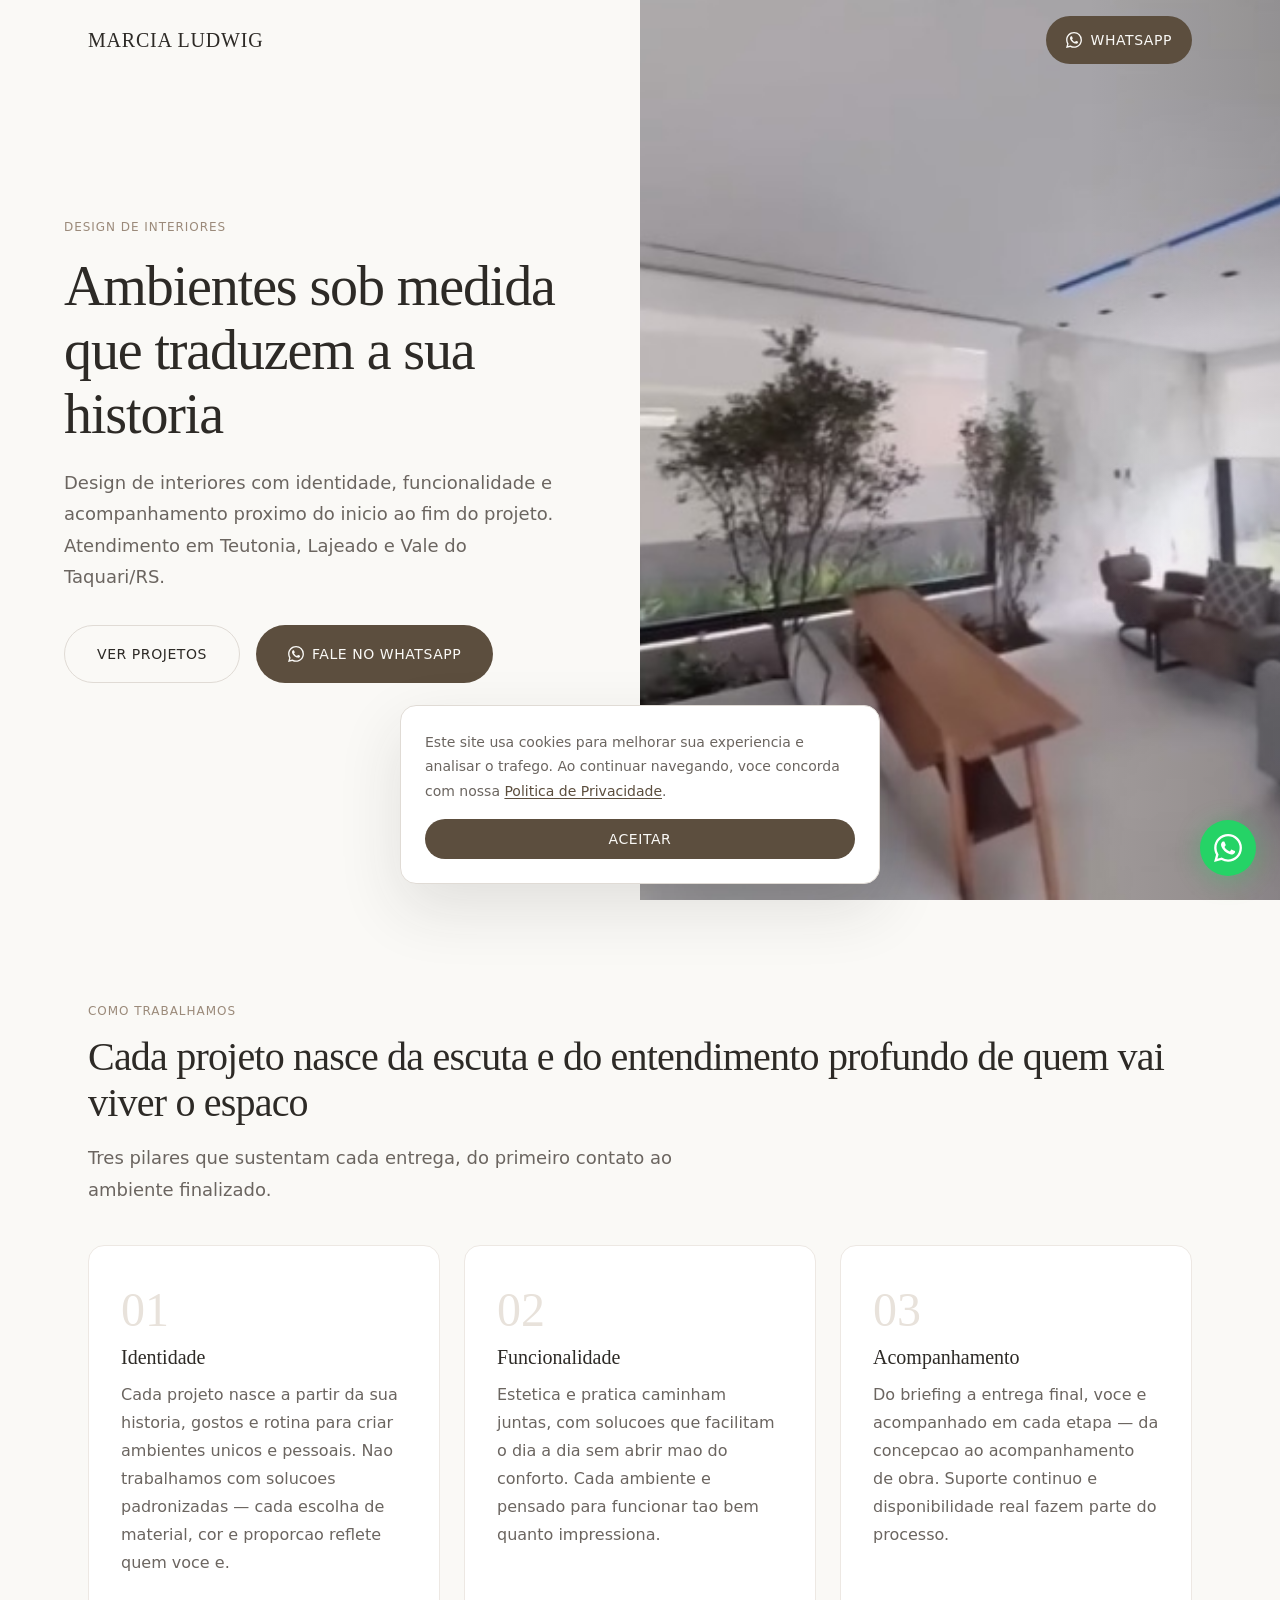
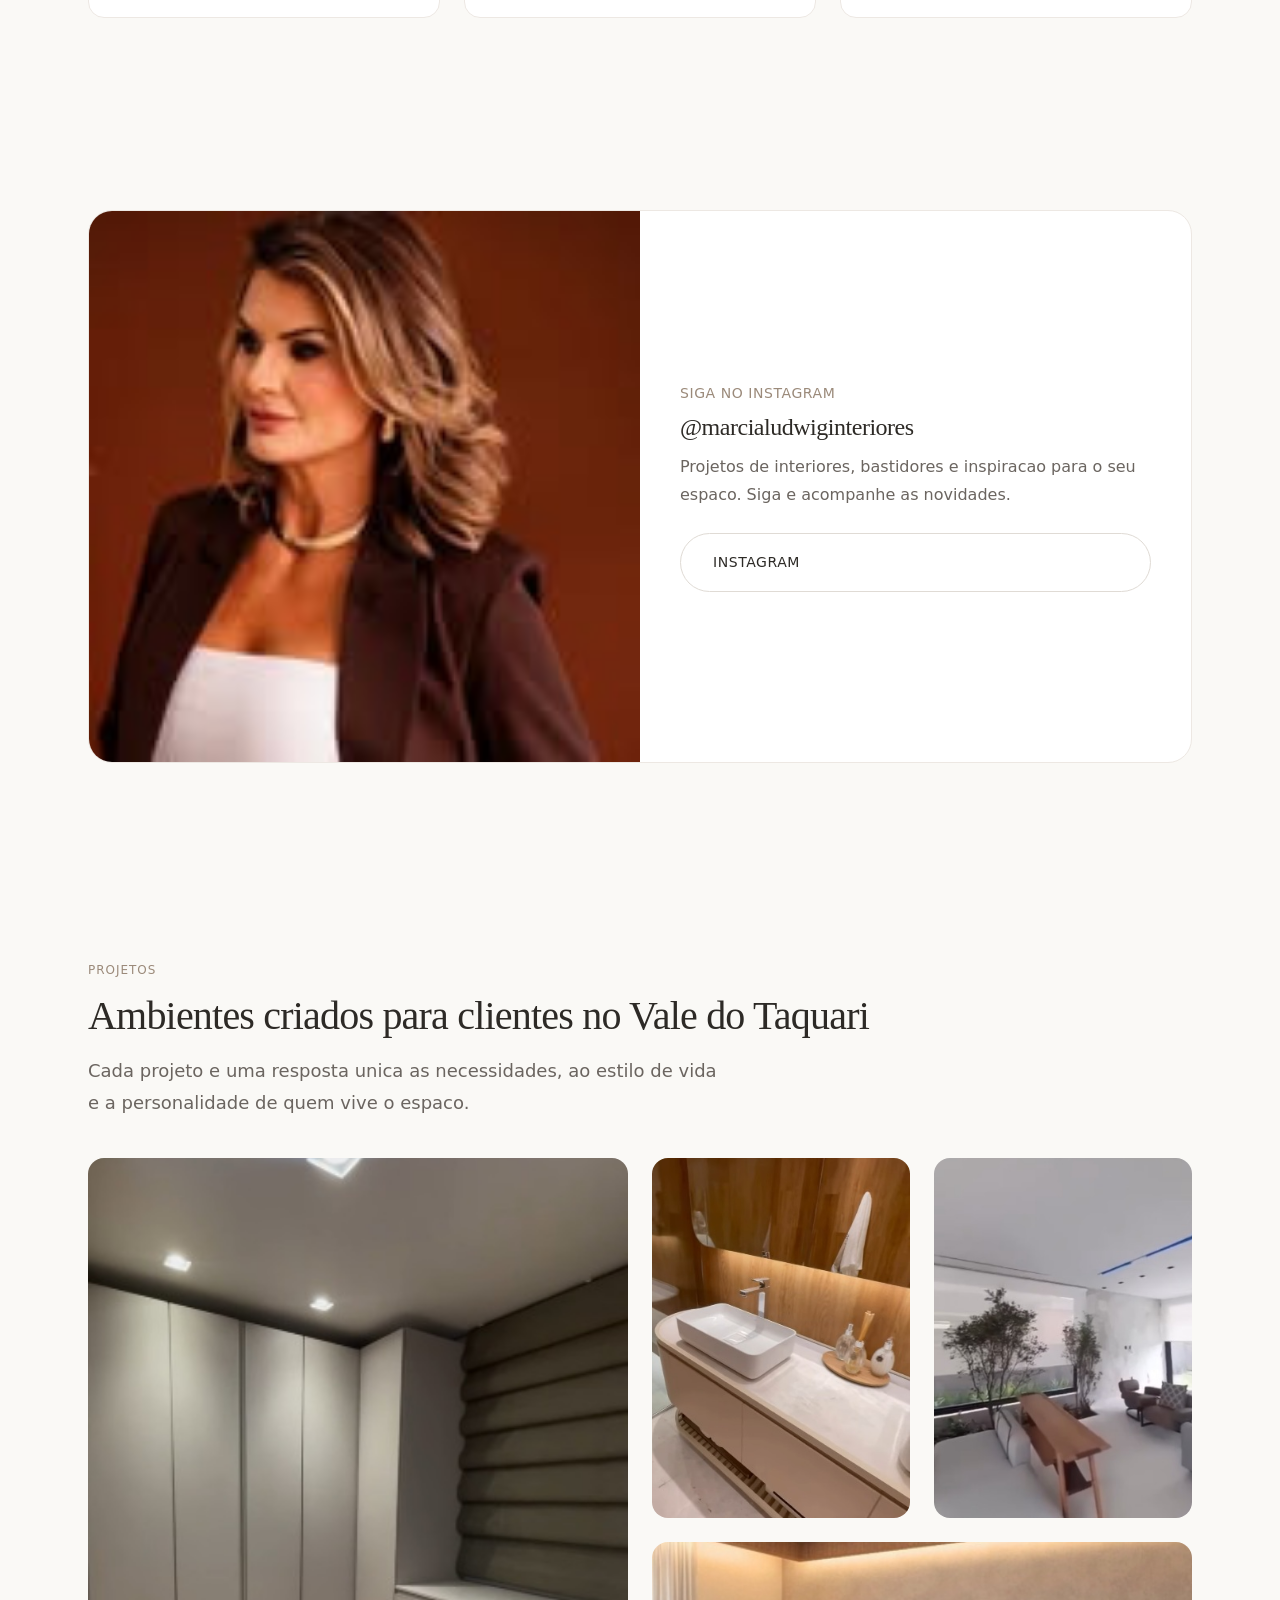
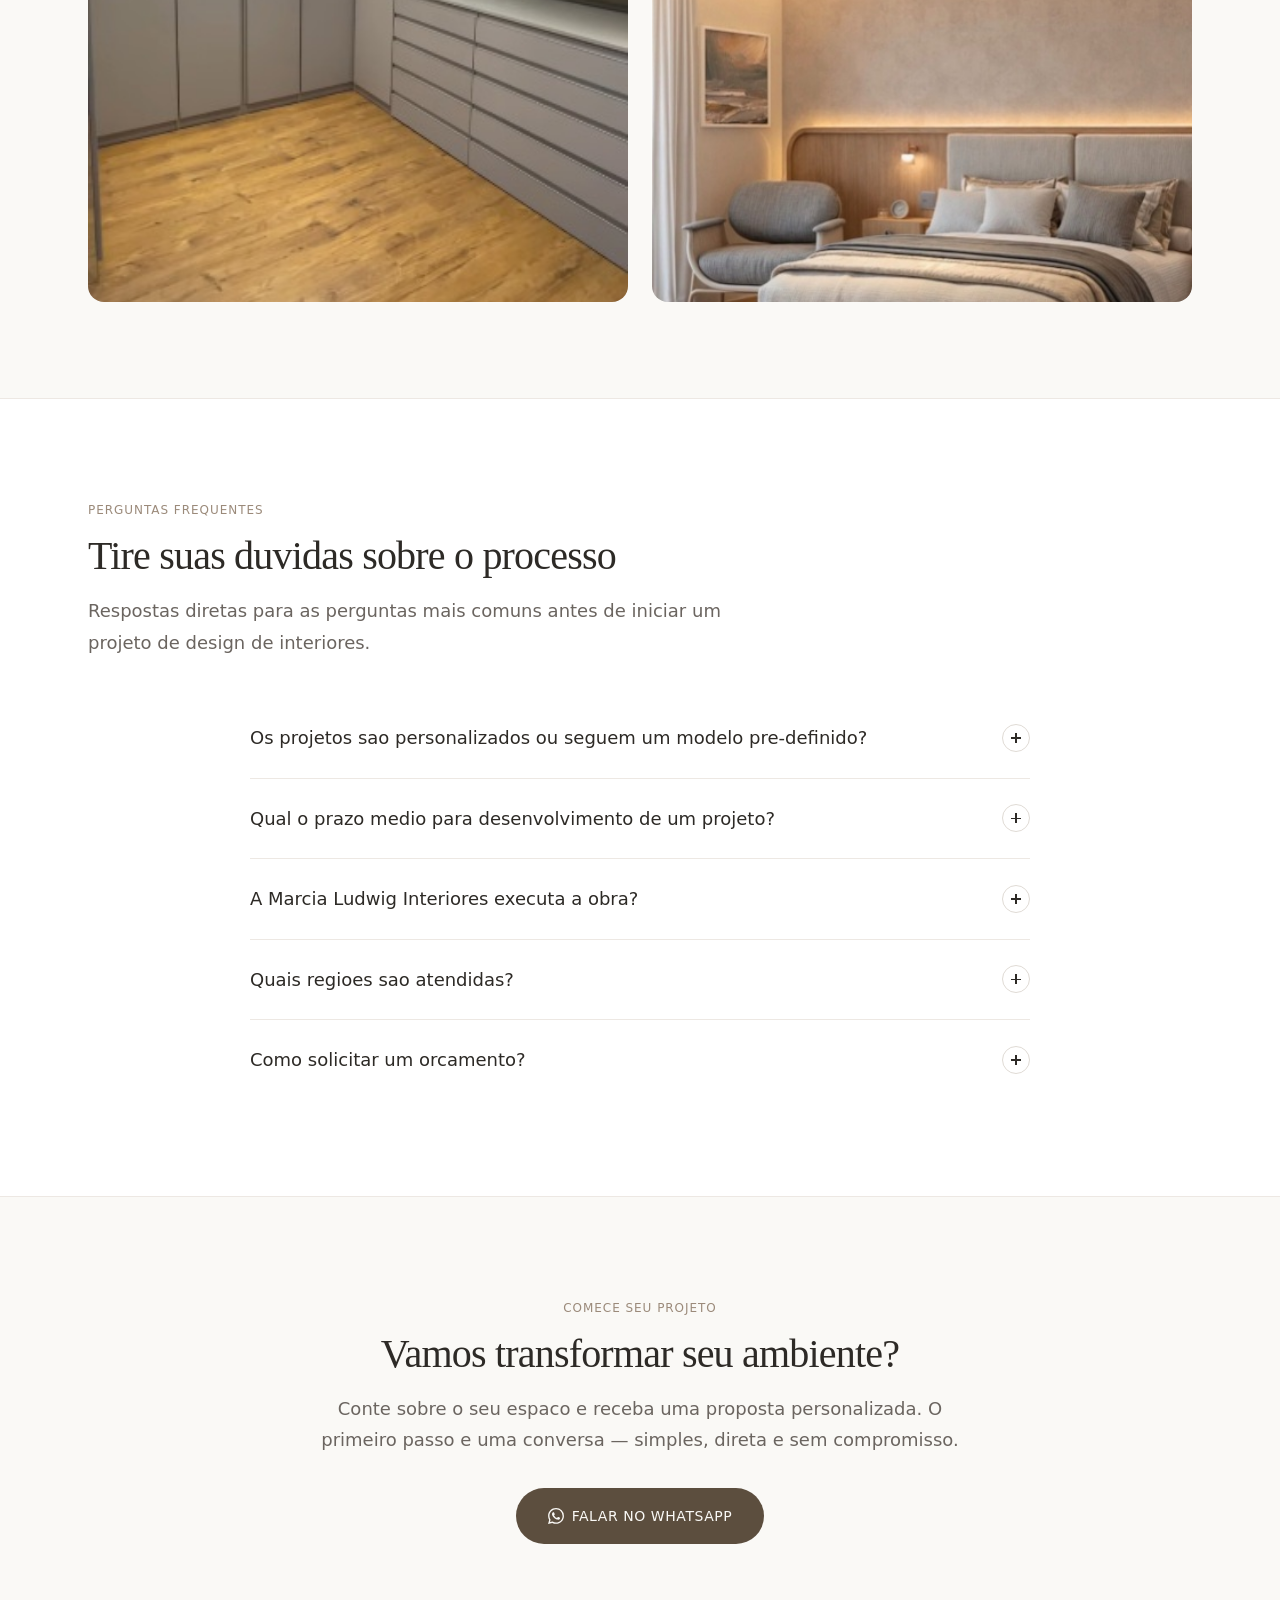
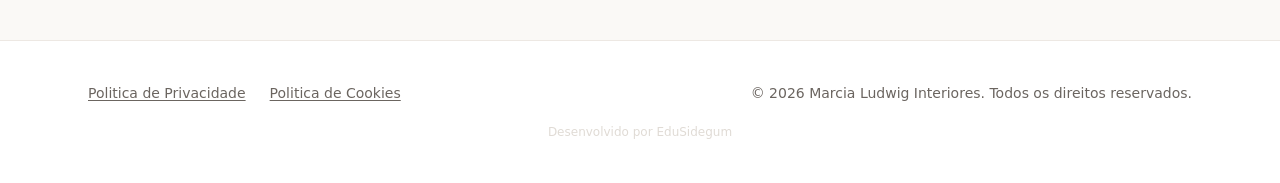
<file: index_Vs1.html>
<!DOCTYPE html>
<html lang="pt-BR">
<head>
<meta charset="UTF-8">
<meta name="viewport" content="width=device-width, initial-scale=1.0">
<title>Marcia Ludwig Interiores | Design de Interiores Sob Medida</title>
<meta name="description" content="Especialistas em moveis planejados, decoracao de ambientes e design de interiores. Transformamos sua casa com projetos personalizados e funcionais. Atendimento em Teutonia, Lajeado e Vale do Taquari/RS.">
<meta name="keywords" content="design de interiores, moveis planejados, decoracao, arquitetura de interiores, Teutonia, Lajeado, Vale do Taquari">
<meta name="author" content="Marcia Ludwig Interiores">
<meta name="robots" content="noindex, nofollow">
<link rel="canonical" href="https://edusidegum.github.io/marcialudwiginteriores/">
<link rel="icon" type="image/svg+xml" href="data:image/svg+xml,<svg xmlns='http://www.w3.org/2000/svg' viewBox='0 0 32 32'><text y='28' font-size='28'>✦</text></svg>">

<!-- Open Graph -->
<meta property="og:type" content="website">
<meta property="og:title" content="Marcia Ludwig Interiores | Design de Interiores Sob Medida">
<meta property="og:description" content="Ambientes sob medida que traduzem a sua historia. Design de interiores com identidade, funcionalidade e acompanhamento proximo.">
<meta property="og:image" content="https://edusidegum.github.io/marcialudwiginteriores/assets/img/og-cover.jpg">
<meta property="og:image:width" content="1200">
<meta property="og:image:height" content="630">
<meta property="og:url" content="https://edusidegum.github.io/marcialudwiginteriores/">
<meta property="og:locale" content="pt_BR">
<meta property="og:site_name" content="Marcia Ludwig Interiores">

<!-- Twitter Card -->
<meta name="twitter:card" content="summary_large_image">
<meta name="twitter:title" content="Marcia Ludwig Interiores | Design de Interiores Sob Medida">
<meta name="twitter:description" content="Ambientes sob medida que traduzem a sua historia. Design de interiores com identidade e funcionalidade.">
<meta name="twitter:image" content="https://edusidegum.github.io/marcialudwiginteriores/assets/img/og-cover.jpg">

<!-- Preload Critical Assets -->
<link rel="preload" as="image" href="https://edusidegum.github.io/marcialudwiginteriores/assets/img/estar1.jpg" fetchpriority="high">
<link rel="preconnect" href="https://edusidegum.github.io">

<!-- Schema.org JSON-LD -->
<script type="application/ld+json">
{
  "@context": "https://schema.org",
  "@type": "ProfessionalService",
  "name": "Marcia Ludwig Interiores",
  "description": "Design de interiores sob medida com identidade, funcionalidade e acompanhamento proximo.",
  "image": "https://edusidegum.github.io/marcialudwiginteriores/assets/img/og-cover.jpg",
  "url": "https://edusidegum.github.io/marcialudwiginteriores/",
  "telephone": "+5551993407905",
  "address": {
    "@type": "PostalAddress",
    "addressRegion": "RS",
    "addressLocality": "Teutonia",
    "addressCountry": "BR"
  },
  "areaServed": ["Teutonia", "Lajeado", "Vale do Taquari"],
  "sameAs": ["https://www.instagram.com/marcialudwiginteriores/"],
  "openingHoursSpecification": {
    "@type": "OpeningHoursSpecification",
    "dayOfWeek": ["Monday", "Tuesday", "Wednesday", "Thursday", "Friday"],
    "opens": "09:00",
    "closes": "18:00"
  }
}
</script>
<script type="application/ld+json">
{
  "@context": "https://schema.org",
  "@type": "FAQPage",
  "mainEntity": [
    {
      "@type": "Question",
      "name": "Os projetos sao personalizados ou seguem um modelo pre-definido?",
      "acceptedAnswer": {
        "@type": "Answer",
        "text": "Cada projeto e 100% exclusivo. Nao trabalhamos com solucoes padronizadas. Tudo nasce da sua historia, gostos e rotina para criar ambientes unicos e pessoais."
      }
    },
    {
      "@type": "Question",
      "name": "Qual o prazo medio para desenvolvimento de um projeto?",
      "acceptedAnswer": {
        "@type": "Answer",
        "text": "O prazo e definido conforme a complexidade e escopo de cada projeto, sempre alinhado em contrato com transparencia. Voce sabe exatamente o que esperar desde o primeiro contato."
      }
    },
    {
      "@type": "Question",
      "name": "A Marcia Ludwig Interiores executa a obra?",
      "acceptedAnswer": {
        "@type": "Answer",
        "text": "Nosso foco e o projeto e o acompanhamento tecnico. Acompanhamos cada etapa — da concepcao ao acompanhamento de obra — com visitas tecnicas e suporte continuo por WhatsApp, garantindo que tudo saia conforme planejado."
      }
    },
    {
      "@type": "Question",
      "name": "Quais regioes sao atendidas?",
      "acceptedAnswer": {
        "@type": "Answer",
        "text": "Atendemos Teutonia, Lajeado e todo o Vale do Taquari/RS com atendimento presencial. Para outras localidades, consulte disponibilidade."
      }
    },
    {
      "@type": "Question",
      "name": "Como solicitar um orcamento?",
      "acceptedAnswer": {
        "@type": "Answer",
        "text": "E simples: clique no botao de WhatsApp e fale diretamente conosco. Entendemos suas necessidades, explicamos o processo e enviamos uma proposta personalizada para seu espaco."
      }
    }
  ]
}
</script>
<script type="application/ld+json">
{
  "@context": "https://schema.org",
  "@type": "WebSite",
  "url": "https://edusidegum.github.io/marcialudwiginteriores/",
  "potentialAction": {
    "@type": "SearchAction",
    "target": "https://edusidegum.github.io/marcialudwiginteriores/?s={search_term_string}",
    "query-input": "required name=search_term_string"
  }
}
</script>

<style>
/* ============================================================
   DESIGN TOKENS — Marcia Ludwig Interiores
   ============================================================ */
:root {
  /* Palette */
  --color-bg:            #faf9f6;
  --color-surface:       #ffffff;
  --color-text:          #2d2a26;
  --color-text-muted:    #6b6560;
  --color-text-inverse:  #faf9f6;
  --color-accent:        #9b8a7a;
  --color-accent-deep:   #5c4e3e;
  --color-accent-light:  #e8e2db;
  --color-accent-wash:   #f5f1ec;
  --color-border:        #e0dbd5;
  --color-border-light:  #ede8e3;
  --color-success:       #5a8a6a;
  --color-overlay:       rgba(45, 42, 38, 0.55);

  /* Typography */
  --font-display:  'Georgia', 'Times New Roman', serif;
  --font-body:     'Inter', -apple-system, BlinkMacSystemFont, 'Segoe UI', system-ui, sans-serif;
  --font-mono:     'SFMono-Regular', Consolas, 'Liberation Mono', monospace;

  --text-xs:    0.75rem;
  --text-sm:    0.875rem;
  --text-base:  1rem;
  --text-lg:    1.125rem;
  --text-xl:    1.25rem;
  --text-2xl:   1.5rem;
  --text-3xl:   2rem;
  --text-4xl:   2.5rem;
  --text-5xl:   3.5rem;

  --leading-relaxed: 1.75;
  --leading-snug:    1.4;
  --leading-tight:   1.15;

  --tracking-tight:  -0.02em;
  --tracking-wide:   0.04em;
  --tracking-wider:  0.08em;

  /* Spacing scale */
  --space-1:  0.25rem;
  --space-2:  0.5rem;
  --space-3:  0.75rem;
  --space-4:  1rem;
  --space-5:  1.25rem;
  --space-6:  1.5rem;
  --space-8:  2rem;
  --space-10: 2.5rem;
  --space-12: 3rem;
  --space-16: 4rem;
  --space-20: 5rem;
  --space-24: 6rem;

  /* Radii */
  --radius-sm:  4px;
  --radius-md:  8px;
  --radius-lg:  12px;
  --radius-xl:  16px;
  --radius-2xl: 24px;
  --radius-full: 9999px;

  /* Shadows */
  --shadow-sm:  0 1px 3px rgba(45, 42, 38, 0.06);
  --shadow-md:  0 4px 16px rgba(45, 42, 38, 0.07);
  --shadow-lg:  0 12px 40px rgba(45, 42, 38, 0.09);
  --shadow-xl:  0 24px 64px rgba(45, 42, 38, 0.12);
  --shadow-focus: 0 0 0 3px rgba(155, 138, 122, 0.35);

  /* Transitions */
  --ease-out-expo: cubic-bezier(0.16, 1, 0.3, 1);
  --ease-out-quint: cubic-bezier(0.22, 1, 0.36, 1);
  --duration-fast: 180ms;
  --duration-base: 350ms;
  --duration-slow: 600ms;
  --duration-glacial: 900ms;

  /* Layout */
  --max-width: 1200px;
  --header-height: 5rem;
}

/* ============================================================
   RESET & BASE
   ============================================================ */
*,
*::before,
*::after { box-sizing: border-box; margin: 0; padding: 0; }

html {
  scroll-behavior: smooth;
  -webkit-text-size-adjust: 100%;
  text-size-adjust: 100%;
}

body {
  font-family: var(--font-body);
  font-size: var(--text-base);
  line-height: var(--leading-relaxed);
  color: var(--color-text);
  background: var(--color-bg);
  -webkit-font-smoothing: antialiased;
  -moz-osx-font-smoothing: grayscale;
  overflow-x: hidden;
}

@media (prefers-reduced-motion: reduce) {
  *, *::before, *::after {
    animation-duration: 0.01ms !important;
    animation-iteration-count: 1 !important;
    transition-duration: 0.01ms !important;
    scroll-behavior: auto !important;
  }
}

::selection {
  background: var(--color-accent-light);
  color: var(--color-accent-deep);
}

img, picture, video, canvas, svg {
  display: block;
  max-width: 100%;
  height: auto;
}

a {
  color: var(--color-accent-deep);
  text-decoration: none;
  transition: color var(--duration-fast) var(--ease-out-quint);
}
a:hover { color: var(--color-text); }

button {
  font-family: inherit;
  cursor: pointer;
}

ul, ol { list-style: none; }

/* Focus visible ring */
:focus-visible {
  outline: 2px solid var(--color-accent);
  outline-offset: 3px;
  border-radius: var(--radius-sm);
}

/* sr-only */
.sr-only {
  position: absolute;
  width: 1px; height: 1px;
  padding: 0; margin: -1px;
  overflow: hidden;
  clip: rect(0, 0, 0, 0);
  white-space: nowrap;
  border: 0;
}

/* ============================================================
   TYPOGRAPHY
   ============================================================ */
h1, h2, h3, h4 { font-weight: 400; line-height: var(--leading-tight); }
h1 { font-family: var(--font-display); font-size: var(--text-5xl); letter-spacing: var(--tracking-tight); }
h2 { font-family: var(--font-display); font-size: var(--text-3xl); letter-spacing: var(--tracking-tight); }
h3 { font-family: var(--font-display); font-size: var(--text-xl); }
h4 { font-size: var(--text-lg); font-weight: 500; }

@media (max-width: 767px) {
  h1 { font-size: var(--text-3xl); }
  h2 { font-size: var(--text-2xl); }
}

/* ============================================================
   UTILITIES
   ============================================================ */
.container {
  width: 100%;
  max-width: var(--max-width);
  margin-inline: auto;
  padding-inline: var(--space-6);
}

@media (min-width: 768px) {
  .container { padding-inline: var(--space-8); }
}

@media (min-width: 1024px) {
  .container { padding-inline: var(--space-12); }
}

/* ============================================================
   HEADER / NAV
   ============================================================ */
.header {
  position: fixed;
  top: 0; left: 0; right: 0;
  z-index: 100;
  height: var(--header-height);
  transition: background var(--duration-base) var(--ease-out-quint),
              box-shadow var(--duration-base) var(--ease-out-quint),
              transform var(--duration-base) var(--ease-out-quint);
}
.header--scrolled {
  background: rgba(250, 249, 246, 0.92);
  backdrop-filter: blur(16px);
  -webkit-backdrop-filter: blur(16px);
  box-shadow: var(--shadow-sm);
}
.header__inner {
  display: flex;
  align-items: center;
  justify-content: space-between;
  height: var(--header-height);
  max-width: var(--max-width);
  margin-inline: auto;
  padding-inline: var(--space-6);
}
.header__logo {
  font-family: var(--font-display);
  font-size: var(--text-lg);
  letter-spacing: var(--tracking-wide);
  color: var(--color-text);
  text-transform: uppercase;
}
.header__cta {
  display: inline-flex;
  align-items: center;
  gap: var(--space-2);
  padding: var(--space-3) var(--space-5);
  background: var(--color-accent-deep);
  color: var(--color-text-inverse);
  border-radius: var(--radius-full);
  font-size: var(--text-sm);
  font-weight: 500;
  letter-spacing: var(--tracking-wide);
  text-transform: uppercase;
  transition: background var(--duration-fast) var(--ease-out-quint),
              transform var(--duration-fast) var(--ease-out-quint);
}
.header__cta:hover,
.header__cta:focus-visible {
  background: var(--color-text);
  color: var(--color-text-inverse);
  transform: translateY(-1px);
}

@media (min-width: 768px) {
  .header__inner { padding-inline: var(--space-8); }
  .header__logo { font-size: var(--text-xl); }
}

@media (min-width: 1024px) {
  .header__inner { padding-inline: var(--space-12); }
}

/* ============================================================
   HERO SECTION
   ============================================================ */
.hero {
  position: relative;
  display: grid;
  grid-template-columns: 1fr;
  min-height: 100vh;
  min-height: 100dvh;
  overflow: hidden;
}

@media (min-width: 768px) {
  .hero { grid-template-columns: 1fr 1fr; }
}

.hero__image {
  position: relative;
  order: 1;
  height: 50vh;
  min-height: 420px;
  overflow: hidden;
}
.hero__image img {
  position: absolute;
  inset: 0;
  width: 100%;
  height: 100%;
  object-fit: cover;
  object-position: center;
}
.hero__image::after {
  content: '';
  position: absolute;
  inset: 0;
  background: linear-gradient(to top, rgba(45,42,38,0.25) 0%, transparent 40%);
}
@media (min-width: 768px) {
  .hero__image {
    order: 2;
    height: 100vh;
    height: 100dvh;
    min-height: 0;
  }
  .hero__image::after {
    background: linear-gradient(to left, rgba(45,42,38,0.15) 0%, transparent 30%);
  }
}

.hero__content {
  order: 2;
  display: flex;
  flex-direction: column;
  justify-content: center;
  padding: var(--space-12) var(--space-6) var(--space-16);
  z-index: 2;
}
@media (min-width: 768px) {
  .hero__content {
    order: 1;
    padding: var(--space-24) var(--space-8) var(--space-24) var(--space-8);
  }
}
@media (min-width: 1024px) {
  .hero__content { padding: var(--space-24) var(--space-12) var(--space-24) var(--space-16); }
}

.hero__eyebrow {
  display: inline-block;
  font-size: var(--text-xs);
  font-weight: 500;
  letter-spacing: var(--tracking-wider);
  text-transform: uppercase;
  color: var(--color-accent);
  margin-bottom: var(--space-4);
}

.hero__title {
  font-family: var(--font-display);
  font-size: clamp(2rem, 5vw, 3.5rem);
  line-height: var(--leading-tight);
  letter-spacing: var(--tracking-tight);
  color: var(--color-text);
  margin-bottom: var(--space-5);
}

.hero__subtitle {
  font-size: var(--text-lg);
  line-height: var(--leading-relaxed);
  color: var(--color-text-muted);
  max-width: 44ch;
  margin-bottom: var(--space-8);
}

.hero__actions {
  display: flex;
  flex-wrap: wrap;
  gap: var(--space-4);
}

.btn {
  display: inline-flex;
  align-items: center;
  gap: var(--space-2);
  padding: var(--space-4) var(--space-8);
  border-radius: var(--radius-full);
  font-size: var(--text-sm);
  font-weight: 500;
  letter-spacing: var(--tracking-wide);
  text-transform: uppercase;
  border: none;
  transition: all var(--duration-fast) var(--ease-out-quint);
  white-space: nowrap;
}
.btn--primary {
  background: var(--color-accent-deep);
  color: var(--color-text-inverse);
}
.btn--primary:hover,
.btn--primary:focus-visible {
  background: var(--color-text);
  color: var(--color-text-inverse);
  transform: translateY(-1px);
  box-shadow: var(--shadow-md);
}
.btn--secondary {
  background: transparent;
  color: var(--color-text);
  border: 1px solid var(--color-border);
}
.btn--secondary:hover,
.btn--secondary:focus-visible {
  border-color: var(--color-text);
  background: var(--color-text);
  color: var(--color-text-inverse);
}

/* ============================================================
   SECTION SHARED
   ============================================================ */
.section {
  padding-block: var(--space-20);
}
@media (min-width: 768px) {
  .section { padding-block: var(--space-24); }
}

.section__eyebrow {
  display: inline-block;
  font-size: var(--text-xs);
  font-weight: 500;
  letter-spacing: var(--tracking-wider);
  text-transform: uppercase;
  color: var(--color-accent);
  margin-bottom: var(--space-3);
}

.section__title {
  font-family: var(--font-display);
  font-size: var(--text-3xl);
  letter-spacing: var(--tracking-tight);
  color: var(--color-text);
  margin-bottom: var(--space-4);
}
@media (min-width: 768px) {
  .section__title { font-size: var(--text-4xl); }
}

.section__lead {
  font-size: var(--text-lg);
  color: var(--color-text-muted);
  max-width: 56ch;
  margin-bottom: var(--space-10);
}

/* ============================================================
   HOW WE WORK — Bento Grid
   ============================================================ */
.process-grid {
  display: grid;
  grid-template-columns: 1fr;
  gap: var(--space-6);
}

@media (min-width: 640px) {
  .process-grid { grid-template-columns: repeat(2, 1fr); }
}

@media (min-width: 1024px) {
  .process-grid { grid-template-columns: repeat(3, 1fr); }
}

.process-card {
  position: relative;
  background: var(--color-surface);
  border: 1px solid var(--color-border-light);
  border-radius: var(--radius-xl);
  padding: var(--space-10) var(--space-8);
  transition: transform var(--duration-base) var(--ease-out-quint),
              box-shadow var(--duration-base) var(--ease-out-quint),
              border-color var(--duration-base) var(--ease-out-quint);
}
.process-card:hover {
  transform: translateY(-4px);
  box-shadow: var(--shadow-lg);
  border-color: var(--color-accent-light);
}

.process-card__index {
  font-family: var(--font-display);
  font-size: 3rem;
  color: var(--color-accent-light);
  line-height: 1;
  margin-bottom: var(--space-3);
}

.process-card__title {
  font-family: var(--font-display);
  font-size: var(--text-xl);
  margin-bottom: var(--space-3);
  color: var(--color-text);
}

.process-card__desc {
  color: var(--color-text-muted);
  line-height: var(--leading-relaxed);
}

/* ============================================================
   PROJECTS — Bento Gallery
   ============================================================ */
.projects-grid {
  display: grid;
  grid-template-columns: 1fr;
  gap: var(--space-4);
  grid-auto-rows: 320px;
}

@media (min-width: 640px) {
  .projects-grid {
    grid-template-columns: repeat(2, 1fr);
    gap: var(--space-6);
  }
}

@media (min-width: 1024px) {
  .projects-grid {
    grid-template-columns: repeat(4, 1fr);
    grid-template-rows: 360px 360px;
    gap: var(--space-6);
  }
}

.project-card {
  position: relative;
  border-radius: var(--radius-xl);
  overflow: hidden;
  cursor: pointer;
  isolation: isolate;
}
.project-card img {
  width: 100%;
  height: 100%;
  object-fit: cover;
  object-position: center;
  transition: transform var(--duration-slow) var(--ease-out-expo);
}
.project-card:hover img { transform: scale(1.04); }
.project-card::after {
  content: '';
  position: absolute;
  inset: 0;
  background: linear-gradient(to top, rgba(45,42,38,0.45) 0%, transparent 50%);
  opacity: 0;
  transition: opacity var(--duration-base) var(--ease-out-quint);
}
.project-card:hover::after { opacity: 1; }

.project-card__label {
  position: absolute;
  bottom: var(--space-6);
  left: var(--space-6);
  z-index: 3;
  font-family: var(--font-display);
  font-size: var(--text-lg);
  color: #fff;
  opacity: 0;
  transform: translateY(8px);
  transition: opacity var(--duration-base) var(--ease-out-quint),
              transform var(--duration-base) var(--ease-out-quint);
}
.project-card:hover .project-card__label {
  opacity: 1;
  transform: translateY(0);
}

/* Bento spans */
@media (min-width: 1024px) {
  .project-card--span-2 { grid-column: span 2; }
  .project-card--span-2-row { grid-column: span 2; grid-row: span 2; }
}

/* ============================================================
   INSTAGRAM / SOCIAL PROOF
   ============================================================ */
.instagram-block {
  display: grid;
  grid-template-columns: 1fr;
  background: var(--color-surface);
  border: 1px solid var(--color-border-light);
  border-radius: var(--radius-2xl);
  overflow: hidden;
}

@media (min-width: 768px) {
  .instagram-block { grid-template-columns: 1fr 1fr; }
}

.instagram-block__media {
  position: relative;
  aspect-ratio: 1;
  overflow: hidden;
}
.instagram-block__media img {
  width: 100%;
  height: 100%;
  object-fit: cover;
  transition: transform var(--duration-slow) var(--ease-out-expo);
}
.instagram-block:hover .instagram-block__media img { transform: scale(1.03); }

.instagram-block__body {
  display: flex;
  flex-direction: column;
  justify-content: center;
  padding: var(--space-10);
}

.instagram-block__handle {
  font-size: var(--text-sm);
  font-weight: 500;
  letter-spacing: var(--tracking-wide);
  color: var(--color-accent);
  text-transform: uppercase;
  margin-bottom: var(--space-2);
}

.instagram-block__title {
  font-family: var(--font-display);
  font-size: var(--text-2xl);
  margin-bottom: var(--space-3);
}

.instagram-block__desc {
  color: var(--color-text-muted);
  line-height: var(--leading-relaxed);
  margin-bottom: var(--space-6);
}

/* ============================================================
   FAQ
   ============================================================ */
.faq {
  background: var(--color-surface);
  border-top: 1px solid var(--color-border-light);
  border-bottom: 1px solid var(--color-border-light);
}

.faq__list {
  max-width: 780px;
  margin-inline: auto;
}

details.faq__item {
  border-bottom: 1px solid var(--color-border-light);
}
details.faq__item:last-child { border-bottom: none; }

.faq__item summary {
  display: flex;
  align-items: center;
  justify-content: space-between;
  gap: var(--space-4);
  padding: var(--space-6) 0;
  font-size: var(--text-lg);
  font-weight: 500;
  cursor: pointer;
  user-select: none;
  list-style: none;
  transition: color var(--duration-fast) var(--ease-out-quint);
}
.faq__item summary::-webkit-details-marker { display: none; }
.faq__item summary:hover { color: var(--color-accent-deep); }

.faq__icon {
  flex-shrink: 0;
  width: 28px;
  height: 28px;
  border-radius: var(--radius-full);
  border: 1px solid var(--color-border);
  display: flex;
  align-items: center;
  justify-content: center;
  transition: background var(--duration-fast) var(--ease-out-quint),
              border-color var(--duration-fast) var(--ease-out-quint),
              transform var(--duration-base) var(--ease-out-quint);
}
.faq__icon::before,
.faq__icon::after {
  content: '';
  position: absolute;
  background: var(--color-text);
  transition: transform var(--duration-base) var(--ease-out-quint);
}
.faq__icon::before {
  width: 10px;
  height: 1.5px;
}
.faq__icon::after {
  width: 1.5px;
  height: 10px;
}
.faq__item[open] .faq__icon {
  background: var(--color-text);
  border-color: var(--color-text);
}
.faq__item[open] .faq__icon::before,
.faq__item[open] .faq__icon::after {
  background: var(--color-surface);
}
.faq__item[open] .faq__icon::after {
  transform: rotate(90deg);
}

.faq__item .faq__answer {
  padding-bottom: var(--space-6);
  color: var(--color-text-muted);
  line-height: var(--leading-relaxed);
}

/* ============================================================
   CTA / CONTACT
   ============================================================ */
.cta-block {
  text-align: center;
  max-width: 640px;
  margin-inline: auto;
}

.cta-block__title {
  font-family: var(--font-display);
  font-size: var(--text-3xl);
  margin-bottom: var(--space-4);
}
@media (min-width: 768px) {
  .cta-block__title { font-size: var(--text-4xl); }
}

.cta-block__text {
  font-size: var(--text-lg);
  color: var(--color-text-muted);
  margin-bottom: var(--space-8);
  line-height: var(--leading-relaxed);
}

.cta-block__actions {
  display: flex;
  flex-wrap: wrap;
  justify-content: center;
  gap: var(--space-4);
}

/* ============================================================
   FOOTER
   ============================================================ */
.footer {
  background: var(--color-surface);
  border-top: 1px solid var(--color-border-light);
  padding-block: var(--space-10);
}

.footer__inner {
  display: flex;
  flex-direction: column;
  gap: var(--space-8);
  max-width: var(--max-width);
  margin-inline: auto;
  padding-inline: var(--space-6);
}

@media (min-width: 768px) {
  .footer__inner {
    flex-direction: row;
    justify-content: space-between;
    align-items: center;
    padding-inline: var(--space-8);
  }
}

@media (min-width: 1024px) {
  .footer__inner { padding-inline: var(--space-12); }
}

.footer__legal {
  display: flex;
  flex-wrap: wrap;
  gap: var(--space-4) var(--space-6);
  font-size: var(--text-sm);
  color: var(--color-text-muted);
}
.footer__legal a {
  color: var(--color-text-muted);
  text-decoration: underline;
  text-underline-offset: 2px;
}
.footer__legal a:hover { color: var(--color-text); }

.footer__copy {
  font-size: var(--text-sm);
  color: var(--color-text-muted);
}

.footer__credit {
  font-size: var(--text-xs);
  color: var(--color-border);
}

/* ============================================================
   COOKIE BANNER (LGPD)
   ============================================================ */
.cookie-banner {
  position: fixed;
  bottom: var(--space-4);
  left: 50%;
  transform: translateX(-50%);
  z-index: 200;
  width: calc(100% - 2rem);
  max-width: 480px;
  background: var(--color-surface);
  border: 1px solid var(--color-border);
  border-radius: var(--radius-xl);
  padding: var(--space-6);
  box-shadow: var(--shadow-xl);
  display: flex;
  flex-direction: column;
  gap: var(--space-4);
  transition: opacity var(--duration-base) var(--ease-out-quint),
              transform var(--duration-base) var(--ease-out-quint);
}
.cookie-banner--hidden {
  opacity: 0;
  transform: translateX(-50%) translateY(20px);
  pointer-events: none;
}
.cookie-banner__text {
  font-size: var(--text-sm);
  color: var(--color-text-muted);
  line-height: var(--leading-relaxed);
}
.cookie-banner__text a {
  color: var(--color-accent-deep);
  text-decoration: underline;
  text-underline-offset: 2px;
}
.cookie-banner__accept {
  display: inline-flex;
  align-items: center;
  justify-content: center;
  padding: var(--space-3) var(--space-6);
  background: var(--color-accent-deep);
  color: var(--color-text-inverse);
  border: none;
  border-radius: var(--radius-full);
  font-size: var(--text-sm);
  font-weight: 500;
  letter-spacing: var(--tracking-wide);
  text-transform: uppercase;
  transition: background var(--duration-fast) var(--ease-out-quint);
  cursor: pointer;
}
.cookie-banner__accept:hover { background: var(--color-text); }

/* ============================================================
   WHATSAPP FLOATING
   ============================================================ */
.whatsapp-float {
  position: fixed;
  bottom: var(--space-6);
  right: var(--space-6);
  z-index: 150;
  display: flex;
  align-items: center;
  justify-content: center;
  width: 56px;
  height: 56px;
  border-radius: var(--radius-full);
  background: #25D366;
  box-shadow: 0 4px 24px rgba(37, 211, 102, 0.35);
  transition: transform var(--duration-fast) var(--ease-out-quint),
              box-shadow var(--duration-fast) var(--ease-out-quint);
}
.whatsapp-float:hover,
.whatsapp-float:focus-visible {
  transform: scale(1.08);
  box-shadow: 0 8px 32px rgba(37, 211, 102, 0.45);
}
.whatsapp-float img {
  width: 28px;
  height: 28px;
}

/* ============================================================
   ANIMATIONS — Intersection Observer
   ============================================================ */
.reveal {
  opacity: 0;
  transform: translateY(32px);
  transition: opacity var(--duration-slow) var(--ease-out-quint),
              transform var(--duration-slow) var(--ease-out-quint);
}
.reveal--visible {
  opacity: 1;
  transform: translateY(0);
}

.reveal--delay-1 { transition-delay: 80ms; }
.reveal--delay-2 { transition-delay: 160ms; }
.reveal--delay-3 { transition-delay: 240ms; }
.reveal--delay-4 { transition-delay: 320ms; }

/* Fade only (no translate) for cards inside bento */
.reveal-fade {
  opacity: 0;
  transition: opacity var(--duration-slow) var(--ease-out-quint);
}
.reveal-fade--visible { opacity: 1; }
.reveal-fade--d1 { transition-delay: 60ms; }
.reveal-fade--d2 { transition-delay: 120ms; }
.reveal-fade--d3 { transition-delay: 180ms; }
.reveal-fade--d4 { transition-delay: 240ms; }

/* ============================================================
   RESPONSIVE FINE-TUNING
   ============================================================ */
@media (max-width: 639px) {
  .hero__actions .btn { width: 100%; justify-content: center; }
  .cta-block__actions .btn { width: 100%; justify-content: center; }
  .section { padding-block: var(--space-16); }
  .process-card { padding: var(--space-6); }
}
</style>
</head>
<body>

<!-- ============================================================
     HEADER
     ============================================================ -->
<header class="header" id="header" role="banner">
  <div class="header__inner">
    <a href="#" class="header__logo" aria-label="Marcia Ludwig Interiores — Pagina inicial">
      Marcia Ludwig
    </a>
    <a href="https://wa.me/5551993407905?text=Vim_da_Pagina_Home" class="header__cta" target="_blank" rel="noopener noreferrer">
      <svg width="16" height="16" viewBox="0 0 24 24" fill="currentColor" aria-hidden="true"><path d="M17.472 14.382c-.297-.149-1.758-.867-2.03-.967-.273-.099-.471-.148-.67.15-.197.297-.767.966-.94 1.164-.173.199-.347.223-.644.075-.297-.15-1.255-.463-2.39-1.475-.883-.788-1.48-1.761-1.653-2.059-.173-.297-.018-.458.13-.606.134-.133.298-.347.446-.52.149-.174.198-.298.298-.497.099-.198.05-.371-.025-.52-.075-.149-.669-1.612-.916-2.207-.242-.579-.487-.5-.669-.51-.173-.008-.371-.01-.57-.01-.198 0-.52.074-.792.372-.272.297-1.04 1.016-1.04 2.479 0 1.462 1.065 2.875 1.213 3.074.149.198 2.096 3.2 5.077 4.487.709.306 1.262.489 1.694.625.712.227 1.36.195 1.871.118.571-.085 1.758-.719 2.006-1.413.248-.694.248-1.289.173-1.413-.074-.124-.272-.198-.57-.347m-5.421 7.403h-.004a9.87 9.87 0 01-5.031-1.378l-.361-.214-3.741.982.998-3.648-.235-.374a9.86 9.86 0 01-1.51-5.26c.001-5.45 4.436-9.884 9.888-9.884 2.64 0 5.122 1.03 6.988 2.898a9.825 9.825 0 012.893 6.994c-.003 5.45-4.437 9.884-9.885 9.884m8.413-18.297A11.815 11.815 0 0012.05 0C5.495 0 .16 5.335.157 11.892c0 2.096.547 4.142 1.588 5.945L.057 24l6.305-1.654a11.882 11.882 0 005.683 1.448h.005c6.554 0 11.89-5.335 11.893-11.893a11.821 11.821 0 00-3.48-8.413z"/></svg>
      WhatsApp
    </a>
  </div>
</header>

<!-- ============================================================
     HERO
     ============================================================ -->
<main id="conteudo">
<section class="hero" aria-labelledby="hero-title">
  <div class="hero__image">
    <img
      src="https://edusidegum.github.io/marcialudwiginteriores/assets/img/estar1.jpg"
      alt="Sala de estar projetada por Marcia Ludwig Interiores com design elegante e contemporaneo"
      fetchpriority="high"
      loading="eager"
      width="960"
      height="1200"
    >
  </div>
  <div class="hero__content">
    <span class="hero__eyebrow">Design de Interiores</span>
    <h1 class="hero__title" id="hero-title">Ambientes sob medida que traduzem a sua historia</h1>
    <p class="hero__subtitle">Design de interiores com identidade, funcionalidade e acompanhamento proximo do inicio ao fim do projeto. Atendimento em Teutonia, Lajeado e Vale do Taquari/RS.</p>
    <div class="hero__actions">
      <a href="#projetos" class="btn btn--secondary">Ver projetos</a>
      <a href="https://wa.me/5551993407905?text=Vim_da_Pagina_Home" class="btn btn--primary" target="_blank" rel="noopener noreferrer">
        <svg width="16" height="16" viewBox="0 0 24 24" fill="currentColor" aria-hidden="true"><path d="M17.472 14.382c-.297-.149-1.758-.867-2.03-.967-.273-.099-.471-.148-.67.15-.197.297-.767.966-.94 1.164-.173.199-.347.223-.644.075-.297-.15-1.255-.463-2.39-1.475-.883-.788-1.48-1.761-1.653-2.059-.173-.297-.018-.458.13-.606.134-.133.298-.347.446-.52.149-.174.198-.298.298-.497.099-.198.05-.371-.025-.52-.075-.149-.669-1.612-.916-2.207-.242-.579-.487-.5-.669-.51-.173-.008-.371-.01-.57-.01-.198 0-.52.074-.792.372-.272.297-1.04 1.016-1.04 2.479 0 1.462 1.065 2.875 1.213 3.074.149.198 2.096 3.2 5.077 4.487.709.306 1.262.489 1.694.625.712.227 1.36.195 1.871.118.571-.085 1.758-.719 2.006-1.413.248-.694.248-1.289.173-1.413-.074-.124-.272-.198-.57-.347m-5.421 7.403h-.004a9.87 9.87 0 01-5.031-1.378l-.361-.214-3.741.982.998-3.648-.235-.374a9.86 9.86 0 01-1.51-5.26c.001-5.45 4.436-9.884 9.888-9.884 2.64 0 5.122 1.03 6.988 2.898a9.825 9.825 0 012.893 6.994c-.003 5.45-4.437 9.884-9.885 9.884m8.413-18.297A11.815 11.815 0 0012.05 0C5.495 0 .16 5.335.157 11.892c0 2.096.547 4.142 1.588 5.945L.057 24l6.305-1.654a11.882 11.882 0 005.683 1.448h.005c6.554 0 11.89-5.335 11.893-11.893a11.821 11.821 0 00-3.48-8.413z"/></svg>
        Fale no WhatsApp
      </a>
    </div>
  </div>
</section>

<!-- ============================================================
     HOW WE WORK
     ============================================================ -->
<section class="section" aria-labelledby="process-title">
  <div class="container">
    <span class="section__eyebrow reveal">Como trabalhamos</span>
    <h2 class="section__title reveal reveal--delay-1" id="process-title">Cada projeto nasce da escuta e do entendimento profundo de quem vai viver o espaco</h2>
    <p class="section__lead reveal reveal--delay-1">Tres pilares que sustentam cada entrega, do primeiro contato ao ambiente finalizado.</p>

    <div class="process-grid">
      <article class="process-card reveal-fade reveal-fade--d1" aria-labelledby="card-1-title">
        <div class="process-card__index" aria-hidden="true">01</div>
        <h3 class="process-card__title" id="card-1-title">Identidade</h3>
        <p class="process-card__desc">Cada projeto nasce a partir da sua historia, gostos e rotina para criar ambientes unicos e pessoais. Nao trabalhamos com solucoes padronizadas — cada escolha de material, cor e proporcao reflete quem voce e.</p>
      </article>

      <article class="process-card reveal-fade reveal-fade--d2" aria-labelledby="card-2-title">
        <div class="process-card__index" aria-hidden="true">02</div>
        <h3 class="process-card__title" id="card-2-title">Funcionalidade</h3>
        <p class="process-card__desc">Estetica e pratica caminham juntas, com solucoes que facilitam o dia a dia sem abrir mao do conforto. Cada ambiente e pensado para funcionar tao bem quanto impressiona.</p>
      </article>

      <article class="process-card reveal-fade reveal-fade--d3" aria-labelledby="card-3-title">
        <div class="process-card__index" aria-hidden="true">03</div>
        <h3 class="process-card__title" id="card-3-title">Acompanhamento</h3>
        <p class="process-card__desc">Do briefing a entrega final, voce e acompanhado em cada etapa — da concepcao ao acompanhamento de obra. Suporte continuo e disponibilidade real fazem parte do processo.</p>
      </article>
    </div>
  </div>
</section>

<!-- ============================================================
     INSTAGRAM / SOCIAL PROOF
     ============================================================ -->
<section class="section" aria-labelledby="instagram-title">
  <div class="container">
    <article class="instagram-block reveal">
      <div class="instagram-block__media">
        <img
          src="https://edusidegum.github.io/marcialudwiginteriores/assets/img/og-cover.jpg"
          alt="Marcia Ludwig Interiores no Instagram — Projetos de interiores, bastidores e inspiracao para o seu espaco"
          loading="lazy"
          width="600"
          height="600"
        >
      </div>
      <div class="instagram-block__body">
        <span class="instagram-block__handle" id="instagram-title">Siga no Instagram</span>
        <h2 class="instagram-block__title">@marcialudwiginteriores</h2>
        <p class="instagram-block__desc">Projetos de interiores, bastidores e inspiracao para o seu espaco. Siga e acompanhe as novidades.</p>
        <a href="https://www.instagram.com/marcialudwiginteriores/" class="btn btn--secondary" target="_blank" rel="noopener noreferrer">
          Instagram
        </a>
      </div>
    </article>
  </div>
</section>

<!-- ============================================================
     PROJECTS — Bento Gallery
     ============================================================ -->
<section class="section" aria-labelledby="projects-title" id="projetos">
  <div class="container">
    <span class="section__eyebrow reveal">Projetos</span>
    <h2 class="section__title reveal reveal--delay-1" id="projects-title">Ambientes criados para clientes no Vale do Taquari</h2>
    <p class="section__lead reveal reveal--delay-1">Cada projeto e uma resposta unica as necessidades, ao estilo de vida e a personalidade de quem vive o espaco.</p>

    <div class="projects-grid">
      <figure class="project-card project-card--span-2-row reveal-fade reveal-fade--d1" role="group" aria-label="Dormitorio">
        <img
          src="https://edusidegum.github.io/marcialudwiginteriores/assets/img/dorm1.jpg"
          alt="Dormitorio projetado por Marcia Ludwig Interiores — ambiente acolhedor com design personalizado"
          loading="lazy"
          width="800"
          height="1000"
        >
        <figcaption class="project-card__label">Dormitorio</figcaption>
      </figure>

      <figure class="project-card reveal-fade reveal-fade--d2" role="group" aria-label="Banheiro">
        <img
          src="https://edusidegum.github.io/marcialudwiginteriores/assets/img/banho1.jpg"
          alt="Banheiro projetado por Marcia Ludwig Interiores — design funcional com acabamentos refinados"
          loading="lazy"
          width="600"
          height="800"
        >
        <figcaption class="project-card__label">Banheiro</figcaption>
      </figure>

      <figure class="project-card reveal-fade reveal-fade--d3" role="group" aria-label="Sala de Estar">
        <img
          src="https://edusidegum.github.io/marcialudwiginteriores/assets/img/estar1.jpg"
          alt="Sala de estar projetada por Marcia Ludwig Interiores — composicao elegante e convidativa"
          loading="lazy"
          width="600"
          height="800"
        >
        <figcaption class="project-card__label">Sala de Estar</figcaption>
      </figure>

      <figure class="project-card project-card--span-2 reveal-fade reveal-fade--d4" role="group" aria-label="Dormitorio">
        <img
          src="https://edusidegum.github.io/marcialudwiginteriores/assets/img/dorm2.jpg"
          alt="Segundo dormitorio projetado por Marcia Ludwig Interiores — espaco que combina conforto e sofisticacao"
          loading="lazy"
          width="1000"
          height="600"
        >
        <figcaption class="project-card__label">Dormitorio</figcaption>
      </figure>
    </div>
  </div>
</section>

<!-- ============================================================
     FAQ
     ============================================================ -->
<section class="section faq" aria-labelledby="faq-title">
  <div class="container">
    <span class="section__eyebrow reveal">Perguntas Frequentes</span>
    <h2 class="section__title reveal reveal--delay-1" id="faq-title">Tire suas duvidas sobre o processo</h2>
    <p class="section__lead reveal reveal--delay-1">Respostas diretas para as perguntas mais comuns antes de iniciar um projeto de design de interiores.</p>

    <div class="faq__list">
      <details class="faq__item reveal-fade reveal-fade--d1">
        <summary>
          Os projetos sao personalizados ou seguem um modelo pre-definido?
          <span class="faq__icon" aria-hidden="true"></span>
        </summary>
        <div class="faq__answer">
          <p>Cada projeto e 100% exclusivo. Nao trabalhamos com solucoes padronizadas. Tudo nasce da sua historia, gostos e rotina para criar ambientes unicos e pessoais. Desde a concepcao ate os detalhes finais, cada escolha de material, cor e proporcao e pensada para refletir quem voce e.</p>
        </div>
      </details>

      <details class="faq__item reveal-fade reveal-fade--d2">
        <summary>
          Qual o prazo medio para desenvolvimento de um projeto?
          <span class="faq__icon" aria-hidden="true"></span>
        </summary>
        <div class="faq__answer">
          <p>O prazo e definido conforme a complexidade e escopo de cada projeto, sempre alinhado em contrato com total transparencia. Voce sabe exatamente o que esperar — e quando — desde o primeiro contato.</p>
        </div>
      </details>

      <details class="faq__item reveal-fade reveal-fade--d3">
        <summary>
          A Marcia Ludwig Interiores executa a obra?
          <span class="faq__icon" aria-hidden="true"></span>
        </summary>
        <div class="faq__answer">
          <p>Nosso foco e o projeto e o acompanhamento tecnico da execucao. Acompanhamos cada etapa — da concepcao ao acompanhamento de obra — com visitas tecnicas e suporte continuo por WhatsApp. Isso garante que o resultado final corresponda fielmente ao que foi projetado.</p>
        </div>
      </details>

      <details class="faq__item reveal-fade reveal-fade--d4">
        <summary>
          Quais regioes sao atendidas?
          <span class="faq__icon" aria-hidden="true"></span>
        </summary>
        <div class="faq__answer">
          <p>Atendemos presencialmente Teutonia, Lajeado e todo o Vale do Taquari, no Rio Grande do Sul. Para outras localidades, consulte disponibilidade — podemos avaliar projetos especiais conforme a distancia e o escopo.</p>
        </div>
      </details>

      <details class="faq__item reveal-fade reveal-fade--d4">
        <summary>
          Como solicitar um orcamento?
          <span class="faq__icon" aria-hidden="true"></span>
        </summary>
        <div class="faq__answer">
          <p>E simples: clique em qualquer botao de WhatsApp nesta pagina e fale diretamente conosco. Entendemos suas necessidades, explicamos o processo e enviamos uma proposta personalizada para o seu espaco — sem compromisso.</p>
        </div>
      </details>
    </div>
  </div>
</section>

<!-- ============================================================
     CTA / CONTACT
     ============================================================ -->
<section class="section" aria-labelledby="cta-title">
  <div class="container">
    <div class="cta-block reveal">
      <span class="section__eyebrow">Comece seu projeto</span>
      <h2 class="cta-block__title" id="cta-title">Vamos transformar seu ambiente?</h2>
      <p class="cta-block__text">Conte sobre o seu espaco e receba uma proposta personalizada. O primeiro passo e uma conversa — simples, direta e sem compromisso.</p>
      <div class="cta-block__actions">
        <a href="https://wa.me/5551993407905?text=Vim_da_Pagina_Home" class="btn btn--primary" target="_blank" rel="noopener noreferrer">
          <svg width="16" height="16" viewBox="0 0 24 24" fill="currentColor" aria-hidden="true"><path d="M17.472 14.382c-.297-.149-1.758-.867-2.03-.967-.273-.099-.471-.148-.67.15-.197.297-.767.966-.94 1.164-.173.199-.347.223-.644.075-.297-.15-1.255-.463-2.39-1.475-.883-.788-1.48-1.761-1.653-2.059-.173-.297-.018-.458.13-.606.134-.133.298-.347.446-.52.149-.174.198-.298.298-.497.099-.198.05-.371-.025-.52-.075-.149-.669-1.612-.916-2.207-.242-.579-.487-.5-.669-.51-.173-.008-.371-.01-.57-.01-.198 0-.52.074-.792.372-.272.297-1.04 1.016-1.04 2.479 0 1.462 1.065 2.875 1.213 3.074.149.198 2.096 3.2 5.077 4.487.709.306 1.262.489 1.694.625.712.227 1.36.195 1.871.118.571-.085 1.758-.719 2.006-1.413.248-.694.248-1.289.173-1.413-.074-.124-.272-.198-.57-.347m-5.421 7.403h-.004a9.87 9.87 0 01-5.031-1.378l-.361-.214-3.741.982.998-3.648-.235-.374a9.86 9.86 0 01-1.51-5.26c.001-5.45 4.436-9.884 9.888-9.884 2.64 0 5.122 1.03 6.988 2.898a9.825 9.825 0 012.893 6.994c-.003 5.45-4.437 9.884-9.885 9.884m8.413-18.297A11.815 11.815 0 0012.05 0C5.495 0 .16 5.335.157 11.892c0 2.096.547 4.142 1.588 5.945L.057 24l6.305-1.654a11.882 11.882 0 005.683 1.448h.005c6.554 0 11.89-5.335 11.893-11.893a11.821 11.821 0 00-3.48-8.413z"/></svg>
          Falar no WhatsApp
        </a>
      </div>
    </div>
  </div>
</section>

</main>

<!-- ============================================================
     FOOTER
     ============================================================ -->
<footer class="footer" role="contentinfo">
  <div class="footer__inner">
    <nav class="footer__legal" aria-label="Links legais">
      <a href="https://edusidegum.github.io/menu/compartilhado/politicadeprivacidade.html" target="_blank" rel="noopener noreferrer">Politica de Privacidade</a>
      <a href="https://edusidegum.github.io/menu/compartilhado/politicadeprivacidade.html#cookies" target="_blank" rel="noopener noreferrer">Politica de Cookies</a>
    </nav>
    <p class="footer__copy">&copy; 2026 Marcia Ludwig Interiores. Todos os direitos reservados.</p>
  </div>
  <div class="footer__credit" style="text-align:center;margin-top:var(--space-4);">
    Desenvolvido por <a href="https://edusidegum.github.io/edusidegum/" target="_blank" rel="noopener noreferrer" style="color:var(--color-border);">EduSidegum</a>
  </div>
</footer>

<!-- ============================================================
     WHATSAPP FLOATING BUTTON
     ============================================================ -->
<a href="https://wa.me/5551993407905?text=Vim_da_Pagina_Home" class="whatsapp-float" target="_blank" rel="noopener noreferrer" aria-label="Falar no WhatsApp">
  <img
    src="data:image/svg+xml,%3Csvg xmlns='http://www.w3.org/2000/svg' viewBox='0 0 24 24' fill='white'%3E%3Cpath d='M17.472 14.382c-.297-.149-1.758-.867-2.03-.967-.273-.099-.471-.148-.67.15-.197.297-.767.966-.94 1.164-.173.199-.347.223-.644.075-.297-.15-1.255-.463-2.39-1.475-.883-.788-1.48-1.761-1.653-2.059-.173-.297-.018-.458.13-.606.134-.133.298-.347.446-.52.149-.174.198-.298.298-.497.099-.198.05-.371-.025-.52-.075-.149-.669-1.612-.916-2.207-.242-.579-.487-.5-.669-.51-.173-.008-.371-.01-.57-.01-.198 0-.52.074-.792.372-.272.297-1.04 1.016-1.04 2.479 0 1.462 1.065 2.875 1.213 3.074.149.198 2.096 3.2 5.077 4.487.709.306 1.262.489 1.694.625.712.227 1.36.195 1.871.118.571-.085 1.758-.719 2.006-1.413.248-.694.248-1.289.173-1.413-.074-.124-.272-.198-.57-.347m-5.421 7.403h-.004a9.87 9.87 0 01-5.031-1.378l-.361-.214-3.741.982.998-3.648-.235-.374a9.86 9.86 0 01-1.51-5.26c.001-5.45 4.436-9.884 9.888-9.884 2.64 0 5.122 1.03 6.988 2.898a9.825 9.825 0 012.893 6.994c-.003 5.45-4.437 9.884-9.885 9.884m8.413-18.297A11.815 11.815 0 0012.05 0C5.495 0 .16 5.335.157 11.892c0 2.096.547 4.142 1.588 5.945L.057 24l6.305-1.654a11.882 11.882 0 005.683 1.448h.005c6.554 0 11.89-5.335 11.893-11.893a11.821 11.821 0 00-3.48-8.413z'/%3E%3C/svg%3E"
    alt=""
    width="28"
    height="28"
    aria-hidden="true"
  >
</a>

<!-- ============================================================
     COOKIE BANNER (LGPD)
     ============================================================ -->
<aside class="cookie-banner" id="cookieBanner" role="dialog" aria-labelledby="cookie-title" aria-modal="false">
  <p class="cookie-banner__text" id="cookie-title">
    Este site usa cookies para melhorar sua experiencia e analisar o trafego. Ao continuar navegando, voce concorda com nossa
    <a href="https://edusidegum.github.io/menu/compartilhado/politicadeprivacidade.html" target="_blank" rel="noopener noreferrer">Politica de Privacidade</a>.
  </p>
  <button class="cookie-banner__accept" id="cookieAccept" type="button">Aceitar</button>
</aside>

<!-- ============================================================
     SCRIPTS
     ============================================================ -->
<script>
(function() {
  'use strict';

  /* ==============================================================
     HEADER SCROLL EFFECT
     ============================================================== */
  const header = document.getElementById('header');
  let ticking = false;

  function onScroll() {
    if (!ticking) {
      requestAnimationFrame(function() {
        if (window.scrollY > 60) {
          header.classList.add('header--scrolled');
        } else {
          header.classList.remove('header--scrolled');
        }
        ticking = false;
      });
      ticking = true;
    }
  }

  window.addEventListener('scroll', onScroll, { passive: true });

  /* ==============================================================
     COOKIE BANNER
     ============================================================== */
  const banner = document.getElementById('cookieBanner');
  const acceptBtn = document.getElementById('cookieAccept');

  if (!localStorage.getItem('cookies-accepted')) {
    banner.classList.remove('cookie-banner--hidden');
  } else {
    banner.classList.add('cookie-banner--hidden');
  }

  acceptBtn.addEventListener('click', function() {
    localStorage.setItem('cookies-accepted', 'true');
    banner.classList.add('cookie-banner--hidden');
  });

  /* ==============================================================
     INTERSECTION OBSERVER — Reveal animations
     ============================================================== */
  const prefersReducedMotion = window.matchMedia('(prefers-reduced-motion: reduce)').matches;

  if (!prefersReducedMotion) {
    const observerOptions = {
      rootMargin: '0px 0px -60px 0px',
      threshold: 0.1
    };

    const revealObserver = new IntersectionObserver(function(entries) {
      entries.forEach(function(entry) {
        if (entry.isIntersecting) {
          entry.target.classList.add('reveal--visible');
          revealObserver.unobserve(entry.target);
        }
      });
    }, observerOptions);

    const fadeObserver = new IntersectionObserver(function(entries) {
      entries.forEach(function(entry) {
        if (entry.isIntersecting) {
          entry.target.classList.add('reveal-fade--visible');
          fadeObserver.unobserve(entry.target);
        }
      });
    }, { rootMargin: '0px 0px -40px 0px', threshold: 0.08 });

    document.querySelectorAll('.reveal').forEach(function(el) { revealObserver.observe(el); });
    document.querySelectorAll('.reveal-fade').forEach(function(el) { fadeObserver.observe(el); });
  } else {
    /* Show everything immediately when reduced motion is preferred */
    document.querySelectorAll('.reveal').forEach(function(el) { el.classList.add('reveal--visible'); });
    document.querySelectorAll('.reveal-fade').forEach(function(el) { el.classList.add('reveal-fade--visible'); });
  }

  /* ==============================================================
     SMOOTH SCROLL for anchor links (polyfill for older browsers)
     ============================================================== */
  document.querySelectorAll('a[href^="#"]').forEach(function(anchor) {
    anchor.addEventListener('click', function(e) {
      var targetId = this.getAttribute('href');
      if (targetId === '#') return;
      var target = document.querySelector(targetId);
      if (!target) return;
      e.preventDefault();
      target.scrollIntoView({ behavior: 'smooth', block: 'start' });
    });
  });

})();
</script>

</body>
</html>
</file>
